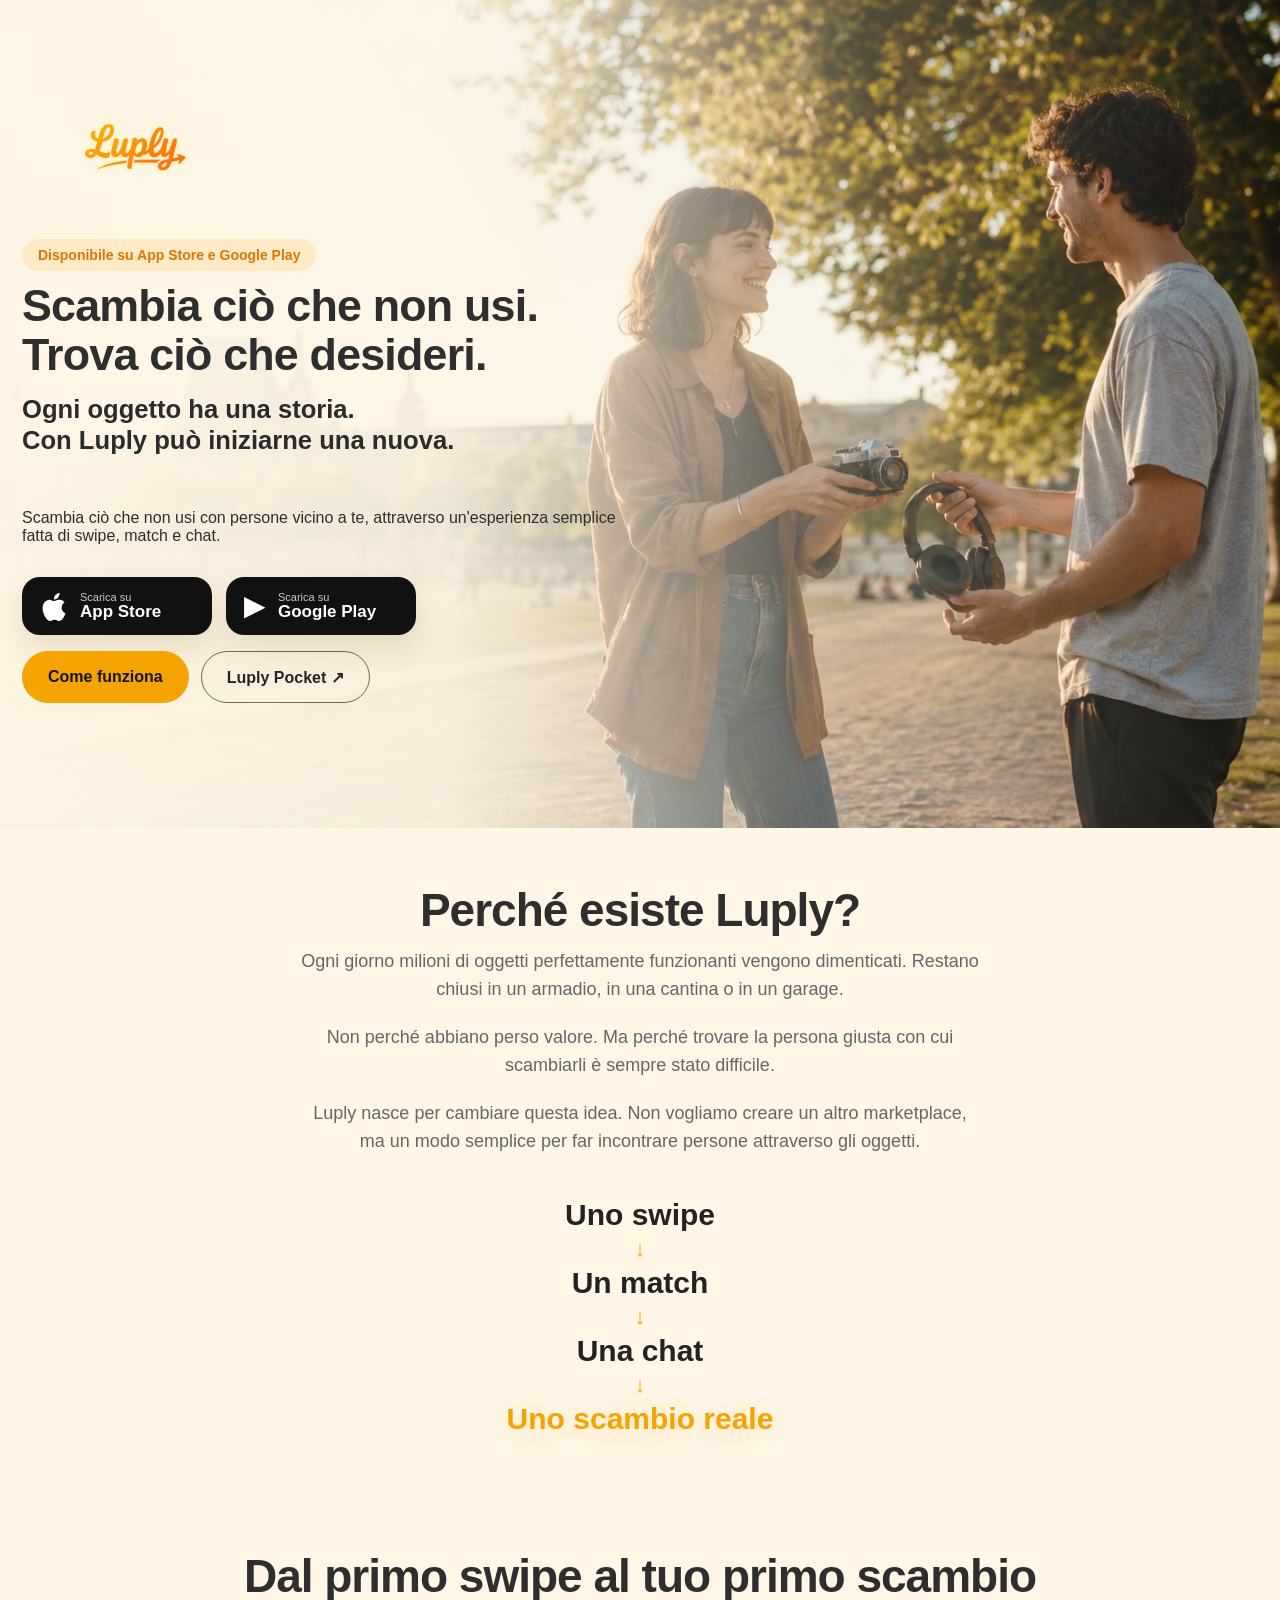
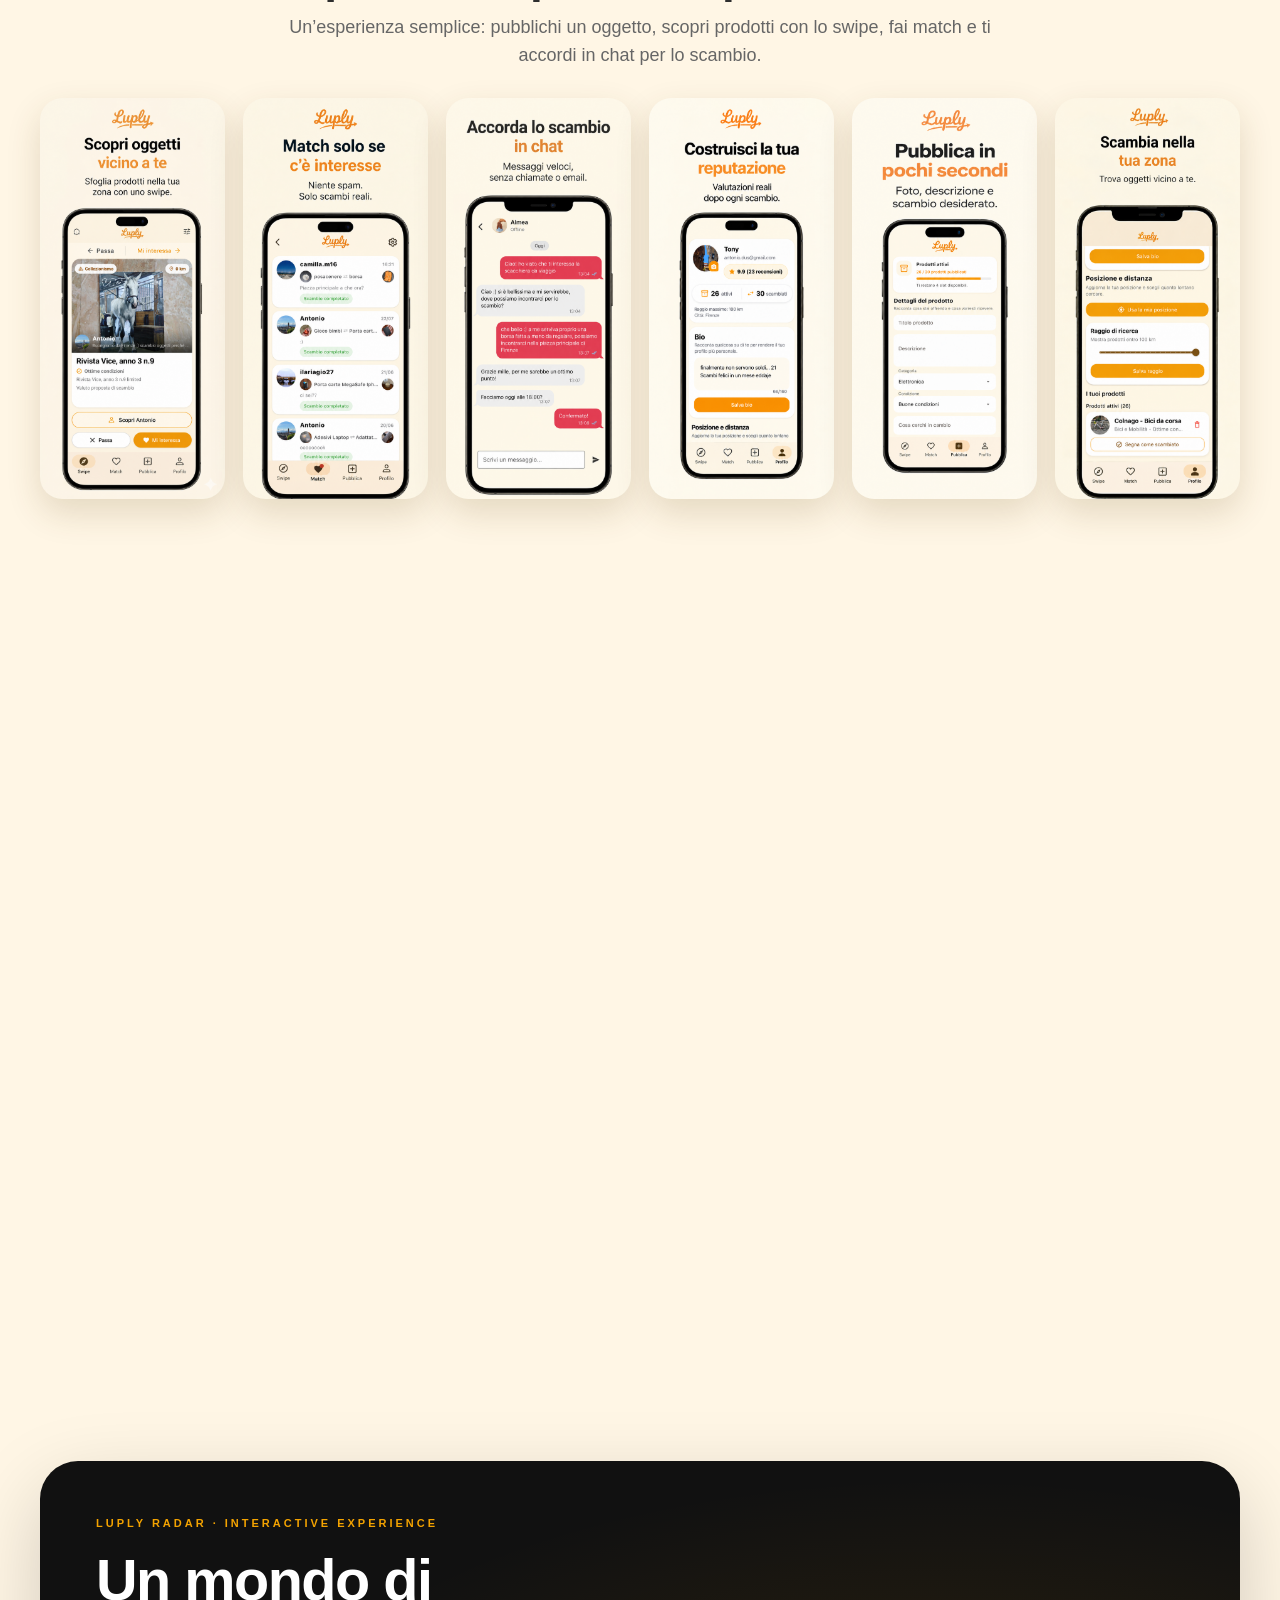
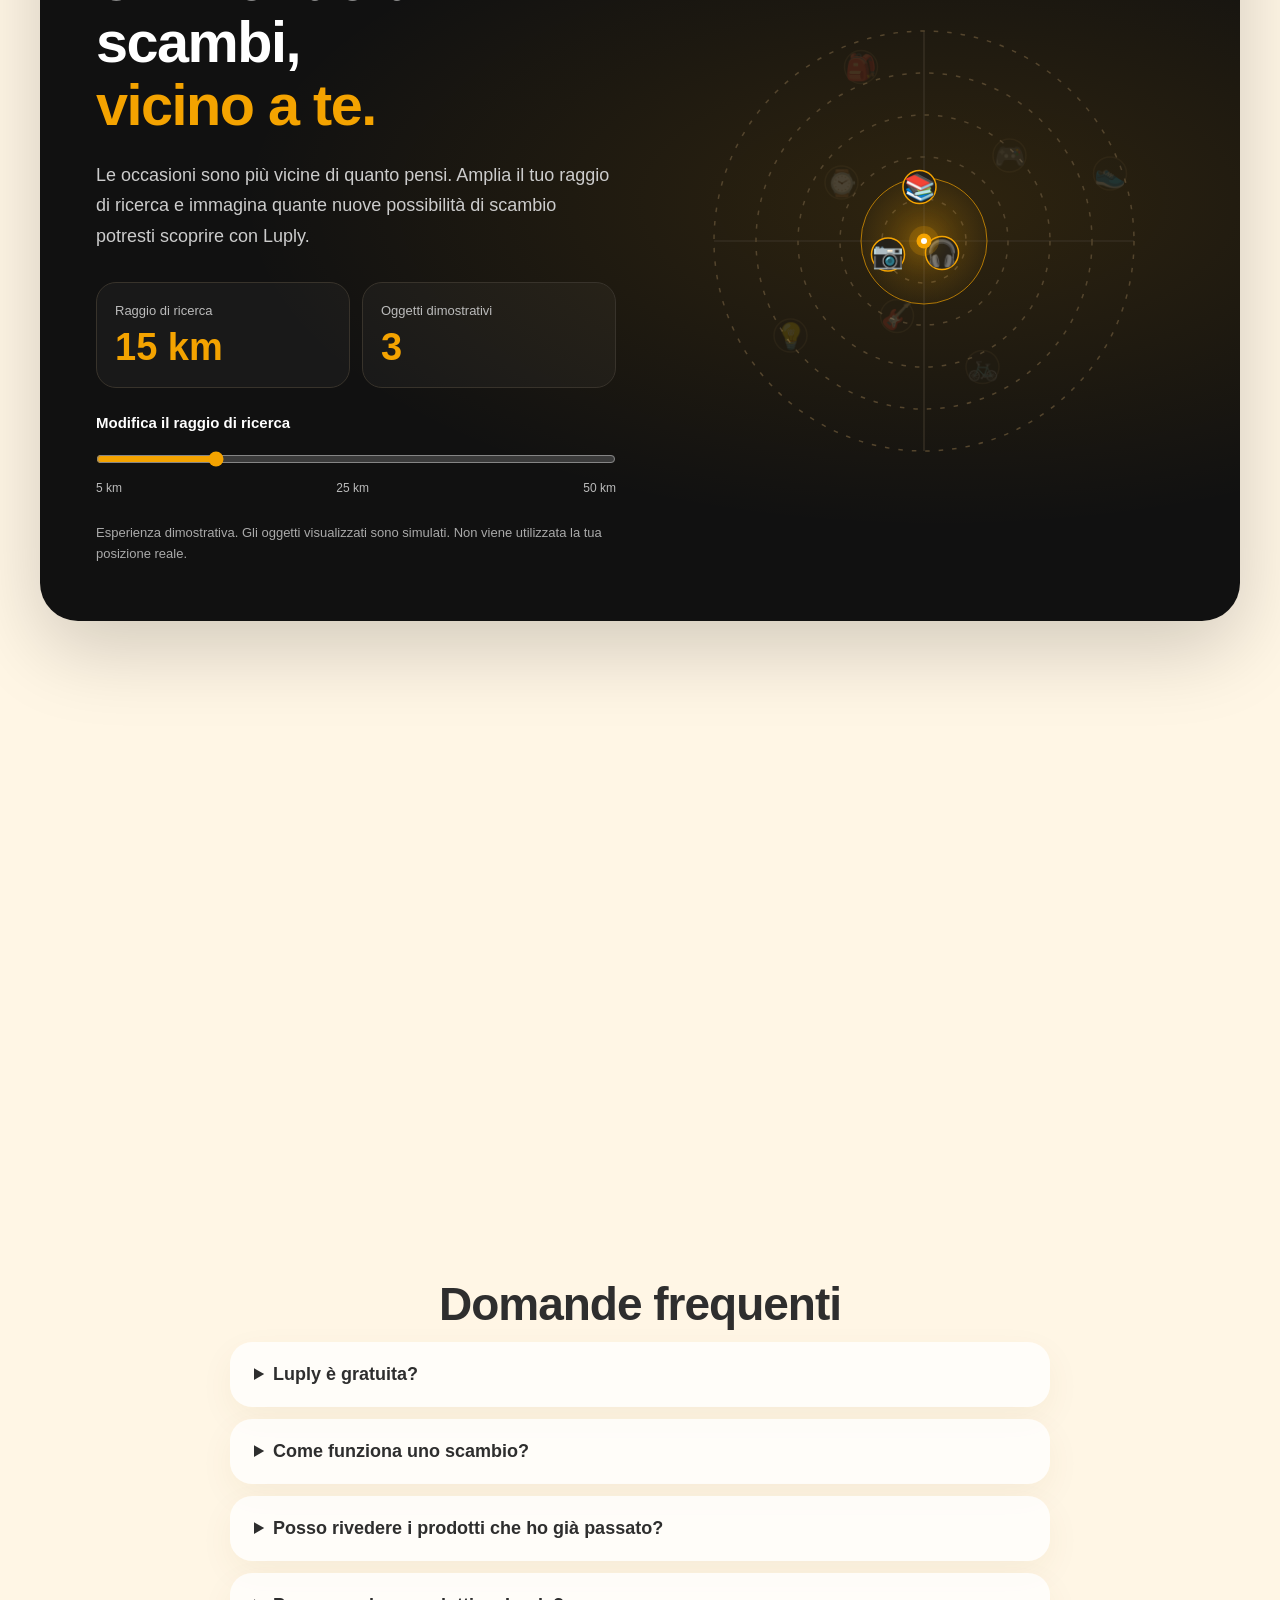
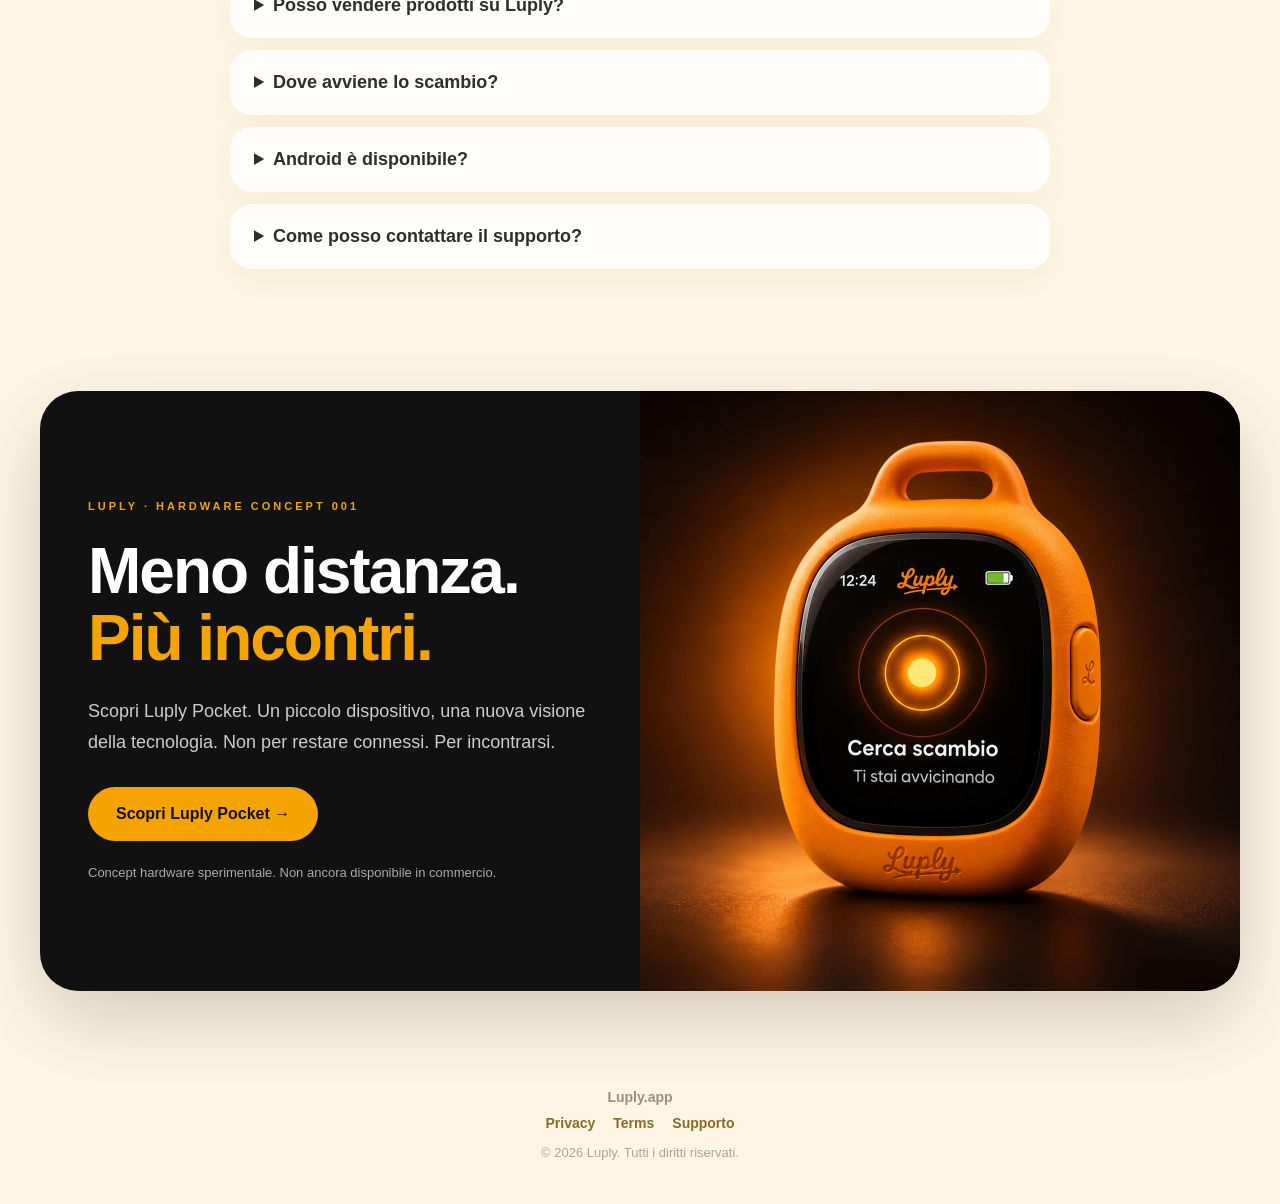
<file: index.html>
<!DOCTYPE html>
<html lang="it">
<head>
  <meta charset="UTF-8" />
  <meta name="viewport" content="width=device-width, initial-scale=1.0" />

  <title>Luply | App per scambiare oggetti vicino a te</title>
  <meta name="description" content="Luply è l’app per scambiare oggetti vicino a te. Swipe, match e scambia ciò che non usi con ciò che desideri." />
  
<link rel="canonical" href="https://luply.app/" />


<!-- Anteprima condivisione social -->
<meta property="og:type" content="website" />
<meta property="og:site_name" content="Luply" />
<meta property="og:locale" content="it_IT" />
<meta property="og:title" content="Luply | Scambia ciò che non usi" />
<meta property="og:description" content="Trova ciò che desideri. Swipe, Match, Chat, Scambio. Scarica Luply su App Store e Google Play." />
<meta property="og:url" content="https://luply.app/" />
<meta property="og:image" content="https://luply.app/images/hero.jpg" />
<meta property="og:image:alt" content="Luply - Scambia ciò che non usi" />

<meta name="twitter:card" content="summary_large_image" />
<meta name="twitter:title" content="Luply | Scambia ciò che non usi" />
<meta name="twitter:description" content="Trova ciò che desideri. Swipe, Match, Chat, Scambio." />
<meta name="twitter:image" content="https://luply.app/images/hero.jpg" />

  
  <link rel="icon" href="logo.png?v=5" />
  
<script type="application/ld+json">
{
  "@context": "https://schema.org",
  "@type": "MobileApplication",
  "name": "Luply",
  "url": "https://luply.app/",
  "description": "Luply è un'app gratuita per scambiare oggetti vicino a te tramite swipe, match e chat.",
  "operatingSystem": "iOS, Android",
  "applicationCategory": "LifestyleApplication",
  "offers": {
    "@type": "Offer",
    "price": "0",
    "priceCurrency": "EUR"
  },
  "sameAs": [
    "https://apps.apple.com/it/app/luply/id6771774860",
    "https://play.google.com/store/apps/details?id=com.antonio.luply"
  ]
}
</script>


  <style>
    * { box-sizing: border-box; }

    body {
      margin: 0;
      background: #fff6e5;
      font-family: -apple-system, BlinkMacSystemFont, "Segoe UI", Roboto, Arial, sans-serif;
      color: #2e2e2e;
    }

    a {
      color: inherit;
      text-decoration: none;
    }

    .hero {
  min-height: 92vh;
  padding: 28px 22px 70px;
  background:
    linear-gradient(90deg, rgba(255,246,229,0.98) 0%, rgba(255,246,229,0.92) 35%, rgba(255,246,229,0.25) 68%, rgba(255,246,229,0.05) 100%),
    url("images/hero.jpg") center right / cover no-repeat;
  display: flex;
  align-items: center;
}
.hero-quote {
  display: block;
  font-size: clamp(24px, 2vw, 30px);
  font-weight: 700;
  line-height: 1.2;
  color: #2b2b2b;
  margin-bottom: 18px;
}
.hero-content {
  max-width: 620px;
  text-align: left;
}

.hero .logo {
  margin: 0 0 10px;
  width: 220px;
}

.hero h1 {
  margin: 0;
  max-width: 650px;
}

.hero .subtitle {
  margin: 24px 0 0;
  max-width: 560px;
}

.hero .store-actions {
  justify-content: flex-start;
}

.hero .small-button {
  width: auto;
}

    .logo {
      width: 340px;
      max-width: 90%;
      display: block;
      margin: 0 auto 8px;
    }

    .badge {
      display: inline-block;
      margin-bottom: 10px;
      padding: 8px 16px;
      border-radius: 999px;
      background: rgba(244, 163, 0, 0.14);
      color: #d97706;
      font-size: 14px;
      font-weight: 800;
    }

    h1 {
      max-width: 1200px;
      margin: 0 auto;
      font-size: clamp(34px, 3.5vw, 52px);
      line-height: 1.08;
      letter-spacing: -0.8px;
      font-weight: 850;
    }

    .subtitle {
      max-width: 800px;
      margin: 24px auto 0;
      color: #666;
      font-size: clamp(18px, 2.2vw, 22px);
      line-height: 1.45;
    }

    .actions {
  margin-top: 32px;
  display: flex;
  justify-content: center;
  gap: 14px;
  flex-wrap: wrap;
}

.store-actions {
  margin-top: 32px;
  display: flex;
  justify-content: center;
  gap: 14px;
  flex-wrap: wrap;
}

.store-badge {
  min-width: 190px;
  min-height: 58px;
  padding: 10px 18px;
  border-radius: 18px;
  display: inline-flex;
  align-items: center;
  gap: 12px;
  text-align: left;
  box-shadow: 0 12px 28px rgba(90, 60, 0, 0.12);
}

.store-badge.active {
  background: #111;
  color: white;
}

.store-badge.disabled {
  background: rgba(255, 255, 255, 0.75);
  color: #7a6a55;
  border: 1px solid rgba(244, 163, 0, 0.22);
}

.store-icon {
  font-size: 28px;
  line-height: 1;
}

.store-badge small {
  display: block;
  font-size: 11px;
  opacity: 0.78;
  line-height: 1.1;
}

.store-badge strong {
  display: block;
  font-size: 17px;
  line-height: 1.1;
}

.button {
  display: inline-flex;
  align-items: center;
  justify-content: center;
  min-height: 52px;
  padding: 0 25px;
  border-radius: 999px;
  font-size: 16px;
  font-weight: 800;
}

.secondary {
  background: white;
  color: #6f4a00;
  border: 1px solid rgba(244, 163, 0, 0.28);
}

.small-button {
  margin-top: 16px;
  }

  .mini-proof {
  margin-top: 16px;
  color: #8a7a62;
  font-size: 14px;
  font-weight: 700;
}

    section {
      padding: 58px 22px;
    }

    .inner {
      max-width: 1200px;
      margin: 0 auto;
    }

    .section-title {
      margin: 0 auto 14px;
      text-align: center;
      font-size: clamp(32px, 4.5vw, 46px);
      line-height: 1.05;
      font-weight: 900;
      letter-spacing: -1px;
    }

    .section-text {
      max-width: 720px;
      margin: 0 auto 20px;
      text-align: center;
      color: #666;
      font-size: 18px;
      line-height: 1.55;
    }

    .mission .section-text {
  max-width: 680px;
}

.mission .section-text:last-child {
  font-size: 1.35rem;
  line-height: 1.45;
  color: #2e2e2e;
}
.mission-flow {
  margin-top: 42px;
  display: flex;
  flex-direction: column;
  align-items: center;
  gap: 6px;
}

.mission-flow div {
  font-size: 30px;
  font-weight: 800;
  color: #222;
}
.mission-flow .final-step {
  color: #F4A300;
}

.mission-flow .arrow {
  font-size: 22px;
  color: #F4A300;
  line-height: 1;
}
    .screenshot-carousel {
  position: relative;
  margin-top: 28px;
}

.screenshots {
  display: grid;
  grid-template-columns: repeat(6, 1fr);
  gap: 18px;
  align-items: start;
}

.phone-shot {
  width: 100%;
  max-width: 185px;
  display: block;
  margin: 0 auto;
  border-radius: 22px;
  box-shadow: 0 14px 34px rgba(90, 60, 0, 0.16);
  background: white;
}

.carousel-arrow {
  display: none;
}

    .steps,
    .features {
      display: grid;
      grid-template-columns: repeat(3, 1fr);
      gap: 18px;
      margin-top: 32px;
    }

    .box {
      padding: 26px;
      border-radius: 26px;
      background: rgba(255, 255, 255, 0.72);
      box-shadow: 0 16px 44px rgba(120, 80, 0, 0.08);

      transition:
    transform .28s ease,
    box-shadow .28s ease;
    }
.box:hover{
  transform: translateY(-6px);
  box-shadow: 0 22px 55px rgba(120,80,0,.14);
}
   .box h3 {
  margin: 0 0 8px;
  font-size: 21px;
  color: #222;
  border-left: 4px solid #F4A300;
  padding-left: 12px;
}

    .box p {
      margin: 0;
      color: #696969;
      font-size: 15.5px;
      line-height: 1.5;
    }

    .number {
      color: #F4A300;
      font-size: 14px;
      font-weight: 900;
      margin-bottom: 8px;
    }

    .faq {
      max-width: 820px;
      margin: 0 auto;
      display: grid;
      gap: 12px;
    }

   details {
  padding: 22px 24px;
  border-radius: 22px;
  background: rgba(255,255,255,.78);
  box-shadow: 0 12px 34px rgba(120,80,0,.06);

  transition:
    transform .25s ease,
    box-shadow .25s ease,
    background .25s ease;
}

details:hover{
  transform:translateY(-2px);
  background:rgba(255,255,255,.92);
  box-shadow:0 18px 42px rgba(120,80,0,.09);
}

    summary {
      cursor: pointer;
      font-weight: 800;
      font-size: 18px;
    }

    details p {
      margin: 12px 0 0;
      color: #686868;
      line-height: 1.5;
    }
.social-proof {
  margin: 18px auto 0;
  display: inline-block;
  padding: 10px 18px;
  border-radius: 999px;
  background: #111;
  color: #fff;
  font-size: 14px;
  font-weight: 800;
  box-shadow: 0 12px 28px rgba(0, 0, 0, 0.12);
}

.final-cta {
  padding: 72px 22px;
}

.final-card {
  max-width: 960px;
  margin: 0 auto;
  padding: 58px 34px;
  border-radius: 38px;
  text-align: center;
  background:
    radial-gradient(circle at top right, rgba(255, 122, 0, 0.34), transparent 34%),
    linear-gradient(135deg, #111 0%, #251f16 58%, #ff7a00 180%);
  color: white;
  box-shadow: 0 28px 80px rgba(0, 0, 0, 0.22);
}

.final-card h2 {
  margin: 0;
  font-size: clamp(32px, 5vw, 54px);
  line-height: 1.05;
  letter-spacing: -1px;
  font-weight: 900;
}

.final-card p {
  max-width: 640px;
  margin: 18px auto 0;
  color: rgba(255, 255, 255, 0.82);
  font-size: 18px;
  line-height: 1.55;
}

.final-card p:last-of-type {
  margin-bottom: 30px;
}

.final-store {
  margin: 0 auto;
}
    footer {
      padding: 34px 22px 44px;
      text-align: center;
      color: #9a8f7f;
      font-size: 14px;
    }

    .footer-links {
      margin-top: 10px;
      display: flex;
      justify-content: center;
      gap: 18px;
      flex-wrap: wrap;
    }

    .footer-links a {
      color: #8a6a28;
      font-weight: 700;
    }
    .copyright {
  margin-top: 14px;
  color: #b0a28f;
  font-size: 13px;
}
    .reveal {
  opacity: 0;
  transform: translateY(18px);
  transition: opacity 0.7s ease, transform 0.7s ease;
}

.reveal.visible {
  opacity: 1;
  transform: translateY(0);
}

@media (prefers-reduced-motion: reduce) {
  .reveal {
    opacity: 1;
    transform: none;
    transition: none;
  }
}
    @media (max-width: 900px) {
      .screenshots {
        grid-template-columns: repeat(2, 1fr);
      }

      .phone-shot {
        max-width: 230px;
      }

      .steps,
      .features {
        grid-template-columns: 1fr;
      }
    }

    @media (max-width: 560px) {
      .hero {
        padding-top: 36px;
      }

      .logo {
        width: 220px;
      }
      .screenshot-carousel {
  margin-top: 24px;
}

.screenshots {
  display: flex;
  overflow-x: auto;
  scroll-snap-type: x mandatory;
  gap: 18px;
  padding: 8px 42px 18px;
  -webkit-overflow-scrolling: touch;
}

.phone-shot {
  min-width: 78%;
  max-width: 78%;
  scroll-snap-align: center;
}

.carousel-arrow {
  display: flex;
  position: absolute;
  top: 42%;
  transform: translateY(-50%);
  z-index: 2;
  width: 38px;
  height: 38px;
  border: none;
  border-radius: 999px;
  align-items: center;
  justify-content: center;
  background: #111;
  color: white;
  font-size: 28px;
  cursor: pointer;
  box-shadow: 0 10px 24px rgba(0,0,0,0.22);
}

.carousel-arrow.left {
  left: 2px;
}

.carousel-arrow.right {
  right: 2px;
}

      .button {
        width: 100%;
      }
    }


/* ========================================
   LUPLY POCKET — HOMEPAGE
======================================== */

.pocket-preview {
  padding: 64px 22px;
}

.pocket-preview-card {
  max-width: 1200px;
  margin: 0 auto;
  display: grid;
  grid-template-columns: 1fr 1fr;
  align-items: center;
  overflow: hidden;
  border-radius: 38px;
  background: #111111;
  color: #FFFFFF;
  box-shadow: 0 28px 80px rgba(0,0,0,0.18);
}

.pocket-preview-content {
  padding: 60px 48px;
}

.pocket-preview-eyebrow {
  display: block;
  margin-bottom: 22px;
  color: #F4A300;
  font-size: 11px;
  font-weight: 800;
  letter-spacing: 3px;
  line-height: 1.6;
}

.pocket-preview h2 {
  margin: 0 0 24px;
  font-size: clamp(38px, 5vw, 66px);
  font-weight: 900;
  line-height: 1.05;
  letter-spacing: -2px;
}

.pocket-preview h2 span {
  color: #F4A300;
}

.pocket-preview-description {
  margin: 0 0 30px;
  color: #CCCCCC;
  font-size: 18px;
  line-height: 1.7;
}

.pocket-preview-button {
  display: inline-flex;
  align-items: center;
  justify-content: center;
  min-height: 54px;
  padding: 14px 28px;
  border-radius: 999px;
  background: #F4A300;
  color: #111111;
  font-size: 16px;
  font-weight: 800;
  transition: background .25s ease,
              transform .25s ease;
}

.pocket-preview-button:hover {
  background: #FFB936;
  transform: translateY(-2px);
}

.pocket-preview-button:focus-visible {
  outline: 3px solid #FFFFFF;
  outline-offset: 4px;
}

.pocket-preview-note {
  margin: 22px 0 0;
  color: #AAAAAA;
  font-size: 13px;
  line-height: 1.6;
}

.pocket-preview-image {
  min-width: 0;
}

.pocket-preview-image img {
  display: block;
  width: 100%;
  height: auto;
}

@media (max-width: 800px) {

  .pocket-preview-card {
    grid-template-columns: 1fr;
  }

  .pocket-preview-content {
    padding: 42px 28px 20px;
    text-align: center;
  }

  .pocket-preview-image {
    max-width: 500px;
    margin: 0 auto;
  }

  .pocket-preview {
    padding: 42px 16px;
  }

}

@media (prefers-reduced-motion: reduce) {

  .pocket-preview-button {
    transition: none;
  }

  .pocket-preview-button:hover {
    transform: none;
  }

}

/* ========================================
   LUPLY — HERO ANIMATION
======================================== */

@keyframes luplyHeroEntrance {
  from {
    opacity: 0.15;
    transform: translateY(18px);
  }

  to {
    opacity: 1;
    transform: translateY(0);
  }
}

@media (prefers-reduced-motion: no-preference) {

  .hero-content > * {
    animation: luplyHeroEntrance
               0.65s cubic-bezier(0.22, 1, 0.36, 1)
               backwards;
  }

  .hero-content > .logo {
    animation-delay: 0s;
  }

  .hero-content > .badge {
    animation-delay: 0.07s;
  }

  .hero-content > h1 {
    animation-delay: 0.14s;
  }

  .hero-content > .hero-description {
    animation-delay: 0.21s;
  }

  .hero-content > .store-actions {
    animation-delay: 0.28s;
  }

  .hero-content > .small-button {
    animation-delay: 0.35s;
  }

  .hero-content > :focus-within {
    animation: none;
  }

}


/* ========================================
   LUPLY — MISSION FLOW ANIMATION
======================================== */

@keyframes luplyFlowEntrance {
  from {
    opacity: 0;
    transform: translateY(14px) scale(0.94);
  }

  to {
    opacity: 1;
    transform: translateY(0) scale(1);
  }
}

@media (prefers-reduced-motion: no-preference) {

  .mission.visible .mission-flow > div {
    animation: luplyFlowEntrance
               0.6s cubic-bezier(0.22, 1, 0.36, 1)
               backwards;
  }

  .mission-flow > div:nth-child(1) {
    animation-delay: 0.15s;
  }

  .mission-flow > div:nth-child(2) {
    animation-delay: 0.30s;
  }

  .mission-flow > div:nth-child(3) {
    animation-delay: 0.45s;
  }

  .mission-flow > div:nth-child(4) {
    animation-delay: 0.60s;
  }

  .mission-flow > div:nth-child(5) {
    animation-delay: 0.75s;
  }

  .mission-flow > div:nth-child(6) {
    animation-delay: 0.90s;
  }

  .mission-flow > div:nth-child(7) {
    animation-delay: 1.05s;
  }

}

.mission-flow .final-step {
  text-shadow: 0 4px 24px rgba(244, 163, 0, 0.22);
}


/* ========================================
   LUPLY — SCREENSHOT ANIMATIONS
======================================== */

.phone-shot {
  transition:
    transform 0.35s ease,
    box-shadow 0.35s ease;
}

@keyframes luplyScreenEntrance {
  from {
    opacity: 0;
    transform: translateY(24px);
  }

  to {
    opacity: 1;
    transform: translateY(0);
  }
}

@media (min-width: 901px) and (prefers-reduced-motion: no-preference) {

  .reveal.visible .phone-shot {
    animation: luplyScreenEntrance
               0.65s cubic-bezier(0.22, 1, 0.36, 1)
               backwards;
  }

  .phone-shot:nth-child(1) { animation-delay: 0.05s; }
  .phone-shot:nth-child(2) { animation-delay: 0.12s; }
  .phone-shot:nth-child(3) { animation-delay: 0.19s; }
  .phone-shot:nth-child(4) { animation-delay: 0.26s; }
  .phone-shot:nth-child(5) { animation-delay: 0.33s; }
  .phone-shot:nth-child(6) { animation-delay: 0.40s; }

}

@media (hover: hover) and (pointer: fine)
       and (prefers-reduced-motion: no-preference) {

  .phone-shot:hover {
    transform: translateY(-10px);
    box-shadow: 0 24px 48px rgba(120, 80, 0, 0.24);
  }

}

@media (prefers-reduced-motion: reduce) {

  .phone-shot {
    animation: none;
    transition: none;
  }

}


/* ========================================
   LUPLY — PREMIUM MICROINTERACTIONS
======================================== */

.store-badge,
.button {
  transition:
    transform 0.25s ease,
    box-shadow 0.25s ease,
    background-color 0.25s ease;
}

@media (hover: hover) and (pointer: fine)
       and (prefers-reduced-motion: no-preference) {

  .store-badge.active:hover {
    transform: translateY(-4px);
    box-shadow: 0 18px 36px rgba(0,0,0,0.22);
  }

  .button.secondary:hover {
    transform: translateY(-3px);
    background-color: #FFFAF0;
    box-shadow: 0 12px 28px rgba(244,163,0,0.18);
  }

}

.store-badge.active:active,
.button:active {
  transform: scale(0.97);
}

.store-badge:focus-visible,
.button:focus-visible {
  outline: 3px solid #F4A300;
  outline-offset: 4px;
}

@keyframes luplyCardEntrance {
  from {
    opacity: 0;
    transform: translateY(20px);
  }

  to {
    opacity: 1;
    transform: translateY(0);
  }
}

@keyframes luplyFaqEntrance {
  from {
    opacity: 0;
    transform: translateY(-5px);
  }

  to {
    opacity: 1;
    transform: translateY(0);
  }
}

@media (prefers-reduced-motion: no-preference) {

  .reveal.visible .steps > .box,
  .reveal.visible .features > .box {
    animation: luplyCardEntrance
               0.6s cubic-bezier(0.22, 1, 0.36, 1)
               backwards;
  }

  .steps > .box:nth-child(2),
  .features > .box:nth-child(2) {
    animation-delay: 0.12s;
  }

  .steps > .box:nth-child(3),
  .features > .box:nth-child(3) {
    animation-delay: 0.24s;
  }

  .faq details[open] > p {
    animation: luplyFaqEntrance 0.3s ease;
  }

}

@media (prefers-reduced-motion: reduce) {

  .store-badge,
  .button,
  .box,
  .faq details {
    animation: none;
    transition: none;
    transform: none !important;
  }

}

/* ========================================
   LUPLY — POCKET HERO LINK
======================================== */

.hero .hero-links {
  display: inline-flex;
  flex-wrap: wrap;
  align-items: center;
  justify-content: center;
  gap: 12px;
  max-width: 100%;
}

.hero .hero-links .button {
  width: auto;
  margin: 0;
}

.hero .hero-links .button:not(.pocket-link) {
  background: #F4A300;
  color: #151515;
  border: 1px solid #F4A300;
}

.hero .hero-links .button:not(.pocket-link):hover {
  background: #FFB520;
}

.hero .hero-links .pocket-link {
  background: transparent;
  color: #252525;
  border: 1px solid rgba(37, 37, 37, 0.65);
}

.hero .hero-links .pocket-link:hover {
  background: rgba(244, 163, 0, 0.12);
  border-color: #252525;
}


/* ========================================
   LUPLY — MOBILE HERO OPTIMIZATION
======================================== */

@media (max-width: 560px) {

  .hero {
    min-height: 0;

    padding: 28px 18px 38px;
    padding-top: calc(28px + env(safe-area-inset-top, 0px));

    background:
      linear-gradient(
        90deg,
       rgba(255,246,229,0.96) 0%,
       rgba(255,246,229,0.78) 50%,
       rgba(255,246,229,0.45) 100%
      ),
      url("images/hero.jpg") center right / cover no-repeat;
  }

  .hero-content {
    width: 100%;
    min-width: 0;
  }

  .hero .logo {
  width: 180px;
  display: block;
  margin: -28px 0 6px -50px;
 }

  .hero .badge {
    font-size: 12px;
    padding: 7px 12px;
    margin-bottom: 14px;
    color: #A85A00;
  }

  .hero h1 {
    font-size: clamp(28px, 7.3vw, 36px);
    line-height: 1.12;
    letter-spacing: -0.8px;
  }

  .hero .hero-description {
    margin: 20px 0 0;
    font-size: 16px;
    line-height: 1.45;
  }

  .hero .hero-quote {
    font-size: 21px;
    line-height: 1.25;
    margin-bottom: 14px;
  }

  .hero .hero-description > br {
    display: none;
  }

  /* Pulsanti App Store e Google Play */

  .hero .store-actions {
    display: grid;
    grid-template-columns: repeat(2, minmax(0, 1fr));
    gap: 10px;
    margin-top: 24px;
  }

  .hero .store-badge {
    width: 100%;
    min-width: 0;
    min-height: 54px;
    padding: 10px 8px;
    gap: 7px;
    justify-content: center;
    border-radius: 14px;
  }

  .hero .store-icon {
    font-size: 22px;
  }

  .hero .store-icon svg {
    width: 22px;
    height: 22px;
  }

  .hero .store-badge small {
    font-size: 10px;
  }

  .hero .store-badge strong {
    font-size: clamp(13px, 3.6vw, 16px);
  }

  /* Pulsanti Come funziona e Pocket */

  .hero .hero-links {
    display: grid;
    grid-template-columns: repeat(2, minmax(0, 1fr));
    width: 100%;
    gap: 10px;
    margin-top: 12px;
  }

  .hero .hero-links .button {
    width: 100%;
    min-width: 0;
    min-height: 48px;
    padding: 10px 6px;
    font-size: clamp(12px, 3.5vw, 15px);
    text-align: center;
  }

}


  </style>

<link rel="stylesheet" href="radar.css">
<script src="radar.js" defer></script>

</head>

<body>
  <header class="hero">
  <div class="hero-content">
    <img class="logo" src="logo.png?v=5" alt="Luply" />

    <div class="badge">Disponibile su App Store e Google Play</div>

    <h1>
      Scambia ciò che non usi.<br>
      Trova ciò che desideri.
    </h1>

    <p class="hero-description">
  <span class="hero-quote">
  Ogni oggetto ha una storia.<br>
  Con Luply può iniziarne una nuova.
</span>
  <br><br>
  Scambia ciò che non usi con persone vicino a te, attraverso un'esperienza semplice fatta di swipe, match e chat.
</p>
    <div class="store-actions">
      <a class="store-badge active" href="https://apps.apple.com/it/app/luply/id6771774860" target="_blank" rel="noopener">
        <span class="store-icon">
  <svg xmlns="http://www.w3.org/2000/svg"
       width="28"
       height="28"
       viewBox="0 0 16 16"
       fill="currentColor"
       aria-hidden="true"
       focusable="false"
       style="vertical-align: middle;">
    <path d="M11.182.008C11.148-.03 9.923.023 8.857 1.18c-1.066 1.156-.902 2.482-.878 2.516s1.52.087 2.475-1.258.762-2.391.728-2.43m3.314 11.733c-.048-.096-2.325-1.234-2.113-3.422s1.675-2.789 1.698-2.854-.597-.79-1.254-1.157a3.7 3.7 0 0 0-1.563-.434c-.108-.003-.483-.095-1.254.116-.508.139-1.653.589-1.968.607-.316.018-1.256-.522-2.267-.665-.647-.125-1.333.131-1.824.328-.49.196-1.422.754-2.074 2.237-.652 1.482-.311 3.83-.067 4.56s.625 1.924 1.273 2.796c.576.984 1.34 1.667 1.659 1.899s1.219.386 1.843.067c.502-.308 1.408-.485 1.766-.472.357.013 1.061.154 1.782.539.571.197 1.111.115 1.652-.105.541-.221 1.324-1.059 2.238-2.758q.52-1.185.473-1.282"/>
  </svg>
</span>
        <span>
          <small>Scarica su</small>
          <strong>App Store</strong>
        </span>
      </a>

      <a class="store-badge active"
   href="https://play.google.com/store/apps/details?id=com.antonio.luply"
   target="_blank"
   rel="noopener">
  <span class="store-icon">▶</span>
  <span>
    <small>Scarica su</small>
    <strong>Google Play</strong>
  </span>
</a>

</div>

    <div class="small-button hero-links">

  <a class="button secondary" href="#come-funziona">
    Come funziona
  </a>

  <a class="button secondary pocket-link"
     href="https://luply.app/pocket/">
    Luply Pocket ↗
  </a>

</div>

  </div>
</header>

<section class="mission reveal">
  <div class="inner">

    <h2 class="section-title">Perché esiste Luply?</h2>

<p class="section-text">
  Ogni giorno milioni di oggetti perfettamente funzionanti vengono dimenticati.
  Restano chiusi in un armadio, in una cantina o in un garage.
</p>

<p class="section-text">
  Non perché abbiano perso valore.
  Ma perché trovare la persona giusta con cui scambiarli è sempre stato difficile.
</p>

<p class="section-text">
  Luply nasce per cambiare questa idea.
  Non vogliamo creare un altro marketplace, ma un modo semplice per far incontrare persone attraverso gli oggetti.
</p>

<div class="mission-flow">
  <div>Uno swipe</div>
  <div class="arrow">↓</div>

  <div>Un match</div>
  <div class="arrow">↓</div>

  <div>Una chat</div>
  <div class="arrow">↓</div>

  <div class="final-step">Uno scambio reale</div>
</div>

</div>
</section>

  <section class="reveal">
    <div class="inner">
      <h2 class="section-title">Dal primo swipe al tuo primo scambio</h2>
      <p class="section-text">
        Un’esperienza semplice: pubblichi un oggetto, scopri prodotti con lo swipe,
        fai match e ti accordi in chat per lo scambio.
      </p>

      <div class="screenshot-carousel">
  <button class="carousel-arrow left" type="button" onclick="scrollScreenshots(-1)">‹</button>

  <div class="screenshots" id="screenshotsCarousel">
    <img class="phone-shot" src="screenshots/screen1.png?v=2" alt="Scopri oggetti vicino a te con Luply" />
    <img class="phone-shot" src="screenshots/screen2.png?v=2" alt="Match tra utenti su Luply" />
    <img class="phone-shot" src="screenshots/screen3.png?v=2" alt="Chat per accordare lo scambio su Luply" />
    <img class="phone-shot" src="screenshots/screen4.png?v=2" alt="Profilo e reputazione su Luply" />
    <img class="phone-shot" src="screenshots/screen5.png?v=2" alt="Pubblica un prodotto su Luply" />
    <img class="phone-shot" src="screenshots/screen6.png?v=2" alt="Scambia oggetti nella tua zona con Luply" />
  </div>

  <button class="carousel-arrow right" type="button" onclick="scrollScreenshots(1)">›</button>
</div>
    </div>
  </section>

  <section id="come-funziona" class="reveal">
    <div class="inner">
      <h2 class="section-title">Swipe → Match → Chat → Scambio</h2>
      <p class="section-text">
        Luply non è un marketplace classico. Non compri, non vendi e non scorri infinite liste:
        scopri un oggetto alla volta e scambi solo quando c’è interesse reciproco.
      </p>

      <div class="steps">
        <div class="box">
          <div class="number">01</div>
          <h3>Pubblica un oggetto</h3>
          <p>Carica ciò che non usi più e indica cosa ti piacerebbe ricevere in cambio.</p>
        </div>

        <div class="box">
          <div class="number">02</div>
          <h3>Scopri con lo swipe</h3>
          <p>Guarda prodotti vicini a te e scegli se passare o mostrare interesse.</p>
        </div>

        <div class="box">
          <div class="number">03</div>
          <h3>Fai match e scambia</h3>
          <p>Quando l’interesse è reciproco, nasce il match e potete accordarvi in chat.</p>
        </div>
      </div>
    </div>
  </section>

  <section class="reveal">
    <div class="inner">
      <h2 class="section-title">Perché usare Luply?</h2>
      <p class="section-text">
        Meno oggetti dimenticati, più scambi utili.<br> 
        Luply nasce per dare nuova vita alle cose che hai già.
      </p>

      <div class="features">
        <div class="box">
          <h3>Dai nuova vita alle cose</h3>
          <p>Ogni oggetto dimenticato può tornare utile a qualcuno.
    Con Luply ciò che non usi più può iniziare una nuova storia.</p>
        </div>

        <div class="box">
          <h3>Le persone prima degli oggetti</h3>
          <p>Ogni scambio nasce da un match e da una conversazione.
    Non compri un oggetto: incontri una persona.</p>
        </div>

        <div class="box">
          <h3>Scambia vicino a te</h3>
          <p>Trova persone della tua zona e organizza scambi semplici,
    veloci e reali, senza spedizioni e senza complicazioni.</p>
        </div>
      </div>
    </div>
  </section>


<!-- ========================================
     LUPLY RADAR — EXPERIENCE
========================================= -->

<section id="luply-radar"
         class="luply-radar"
         aria-labelledby="radar-title">

  <div class="radar-card">

    <div class="radar-layout">

      <div class="radar-content">

        <span class="radar-eyebrow">
          LUPLY RADAR · INTERACTIVE EXPERIENCE
        </span>

        <h2 id="radar-title">
          Un mondo di scambi,<br>
          <span>vicino a te.</span>
        </h2>

        <p class="radar-description">
          Le occasioni sono più vicine di quanto pensi.
          Amplia il tuo raggio di ricerca e immagina
          quante nuove possibilità di scambio
          potresti scoprire con Luply.
        </p>

        <div class="radar-stats">

          <div class="radar-stat">
            <small>Raggio di ricerca</small>
            <strong>
              <output id="radar-distance"
                      for="radar-slider">15 km</output>
            </strong>
          </div>

          <div class="radar-stat">
            <small>Oggetti dimostrativi</small>
            <strong>
              <output id="radar-count"
                      for="radar-slider">3</output>
            </strong>
          </div>

        </div>

        <div class="radar-controls">

          <label for="radar-slider">
            Modifica il raggio di ricerca
          </label>

          <input type="range"
                 id="radar-slider"
                 class="radar-slider"
                 min="5"
                 max="50"
                 step="5"
                 value="15">

          <div class="radar-scale-labels">
            <span>5 km</span>
            <span>25 km</span>
            <span>50 km</span>
          </div>

        </div>

        <p class="radar-note">
          Esperienza dimostrativa.
          Gli oggetti visualizzati sono simulati.
          Non viene utilizzata la tua posizione reale.
        </p>

      </div>

      <div class="radar-display">

        <svg viewBox="0 0 320 320"
             aria-hidden="true">

          <defs>

            <radialGradient id="radarGlow">
              <stop offset="0%"
                    stop-color="#F4A300"
                    stop-opacity="0.28"/>

              <stop offset="100%"
                    stop-color="#F4A300"
                    stop-opacity="0.04"/>
            </radialGradient>

          </defs>

          <!-- Coordinate del radar -->

          <path class="radar-axis"
                d="M20 160 H300 M160 20 V300"/>

          <!-- Cerchi concentrici -->

          <circle class="radar-ring" cx="160" cy="160" r="28"/>
          <circle class="radar-ring" cx="160" cy="160" r="56"/>
          <circle class="radar-ring" cx="160" cy="160" r="84"/>
          <circle class="radar-ring" cx="160" cy="160" r="112"/>
          <circle class="radar-ring" cx="160" cy="160" r="140"/>

          <!-- Area di ricerca -->

          <circle id="radar-range"
                  class="radar-range"
                  cx="160"
                  cy="160"
                  r="140"
                  fill="url(#radarGlow)"/>

          <!-- Impulso luminoso -->

          <circle id="radar-pulse"
                  class="radar-pulse"
                  cx="160"
                  cy="160"
                  r="42"/>

          <!-- Oggetti dimostrativi -->

          <g class="radar-object is-active"
             data-distance="5"
             transform="translate(172 168)">
            <circle r="11"/>
            <text>🎧</text>
          </g>

          <g class="radar-object is-active"
             data-distance="9"
             transform="translate(136 169)">
            <circle r="11"/>
            <text>📷</text>
          </g>

          <g class="radar-object is-active"
             data-distance="13"
             transform="translate(157 124)">
            <circle r="11"/>
            <text>📚</text>
          </g>

          <g class="radar-object"
             data-distance="19"
             transform="translate(142 210)">
            <circle r="11"/>
            <text>🎸</text>
          </g>

          <g class="radar-object"
             data-distance="24"
             transform="translate(105 121)">
            <circle r="11"/>
            <text>⌚</text>
          </g>

          <g class="radar-object"
             data-distance="29"
             transform="translate(217 103)">
            <circle r="11"/>
            <text>🎮</text>
          </g>

          <g class="radar-object"
             data-distance="33"
             transform="translate(199 244)">
            <circle r="11"/>
            <text>🚲</text>
          </g>

          <g class="radar-object"
             data-distance="39"
             transform="translate(71 223)">
            <circle r="11"/>
            <text>💡</text>
          </g>

          <g class="radar-object"
             data-distance="44"
             transform="translate(118 44)">
            <circle r="11"/>
            <text>🎒</text>
          </g>

          <g class="radar-object"
             data-distance="47"
             transform="translate(284 115)">
            <circle r="11"/>
            <text>👟</text>
          </g>

          <!-- Posizione centrale simulata -->

          <circle cx="160"
                  cy="160"
                  r="10"
                  fill="#F4A300"
                  opacity="0.20"/>

          <circle class="radar-center"
                  cx="160"
                  cy="160"
                  r="5"/>

          <circle cx="160"
                  cy="160"
                  r="2"
                  fill="#FFFFFF"/>

        </svg>

      </div>

    </div>

  </div>

</section>

<!-- FINE LUPLY RADAR -->

  
<section class="final-cta reveal">
  <div class="inner">
    <div class="final-card">
     <h2>
      Ogni scambio inizia con uno swipe.<br>
      Il prossimo potrebbe essere il tuo.
      </h2>

<p>
Scarica Luply, pubblica un oggetto che non usi più e scopri cosa puoi trovare vicino a te.
</p>


  <div class="store-actions">

  <a class="store-badge active"
     href="https://apps.apple.com/it/app/luply/id6771774860"
     target="_blank"
     rel="noopener">
    <span class="store-icon">
  <svg xmlns="http://www.w3.org/2000/svg"
       width="28"
       height="28"
       viewBox="0 0 16 16"
       fill="currentColor"
       aria-hidden="true"
       focusable="false"
       style="vertical-align: middle;">
    <path d="M11.182.008C11.148-.03 9.923.023 8.857 1.18c-1.066 1.156-.902 2.482-.878 2.516s1.52.087 2.475-1.258.762-2.391.728-2.43m3.314 11.733c-.048-.096-2.325-1.234-2.113-3.422s1.675-2.789 1.698-2.854-.597-.79-1.254-1.157a3.7 3.7 0 0 0-1.563-.434c-.108-.003-.483-.095-1.254.116-.508.139-1.653.589-1.968.607-.316.018-1.256-.522-2.267-.665-.647-.125-1.333.131-1.824.328-.49.196-1.422.754-2.074 2.237-.652 1.482-.311 3.83-.067 4.56s.625 1.924 1.273 2.796c.576.984 1.34 1.667 1.659 1.899s1.219.386 1.843.067c.502-.308 1.408-.485 1.766-.472.357.013 1.061.154 1.782.539.571.197 1.111.115 1.652-.105.541-.221 1.324-1.059 2.238-2.758q.52-1.185.473-1.282"/>
  </svg>
</span>
    <span>
      <small>Scarica su</small>
      <strong>App Store</strong>
    </span>
  </a>

  <a class="store-badge active"
     href="https://play.google.com/store/apps/details?id=com.antonio.luply"
     target="_blank"
     rel="noopener">
    <span class="store-icon">▶</span>
    <span>
      <small>Scarica su</small>
      <strong>Google Play</strong>
    </span>
  </a>

</div>
    </div>
  </div>
</section>
<section class="reveal faq-section">
  <div class="inner">
    <h2 class="section-title">Domande frequenti</h2>

    <div class="faq">
      <details>
        <summary>Luply è gratuita?</summary>
        <p>Sì. Luply è gratuita nella sua versione attuale.</p>
      </details>

      <details>
        <summary>Come funziona uno scambio?</summary>
        <p>Pubblichi un oggetto, scopri prodotti vicini con lo swipe e mostri interesse. Se anche l’altra persona è interessata, nasce un match e potete accordarvi in chat.</p>
      </details>

      <details>
        <summary>Posso rivedere i prodotti che ho già passato?</summary>
        <p>Sì. Quando hai terminato i nuovi prodotti disponibili, Luply ti permette di rivedere quelli già passati e dare una seconda possibilità agli oggetti che avevi scartato.</p>
      </details>

      <details>
        <summary>Posso vendere prodotti su Luply?</summary>
        <p>No. Luply nasce per lo scambio, non per la vendita. L’obiettivo è dare nuova vita agli oggetti attraverso persone che possono davvero utilizzarli.</p>
      </details>

      <details>
        <summary>Dove avviene lo scambio?</summary>
        <p>Dopo il match, gli utenti possono organizzarsi direttamente in chat e scegliere insieme il luogo più comodo e adatto per incontrarsi.</p>
      </details>

      <details>
        <summary>Android è disponibile?</summary>
        <p>Sì. Luply è disponibile sia su App Store per iPhone sia su Google Play per Android.</p>
      </details>

      <details>
        <summary>Come posso contattare il supporto?</summary>
        <p>Puoi scrivere a support@luply.app.</p>
      </details>
    </div>
  </div>
</section>


<!-- LUPLY POCKET -->

<section class="pocket-preview"
         aria-labelledby="pocket-preview-title">

  <div class="pocket-preview-card">

    <div class="pocket-preview-content">

      <span class="pocket-preview-eyebrow">
        LUPLY · HARDWARE CONCEPT 001
      </span>

      <h2 id="pocket-preview-title">
        Meno distanza.<br>
        <span>Più incontri.</span>
      </h2>

      <p class="pocket-preview-description">
        Scopri Luply Pocket.
        Un piccolo dispositivo, una nuova visione
        della tecnologia.
        Non per restare connessi.
        Per incontrarsi.
      </p>

      <a class="pocket-preview-button"
         href="pocket/">
        Scopri Luply Pocket &rarr;
      </a>

      <p class="pocket-preview-note">
        Concept hardware sperimentale.
        Non ancora disponibile in commercio.
      </p>

    </div>

    <div class="pocket-preview-image">

      <img src="pocket/images/search.webp"
           alt="Render del concept Luply Pocket con la modalità Cerca scambio"
           loading="lazy">

    </div>

  </div>

</section>

<!-- FINE LUPLY POCKET -->

  <footer>
  <strong>Luply.app</strong>
  <div class="footer-links">
    <a href="privacy.html">Privacy</a>
    <a href="terms.html">Terms</a>
    <a href="mailto:support@luply.app">Supporto</a>
  </div>
  <div class="copyright">
    © 2026 Luply. Tutti i diritti riservati.
  </div>
</footer>
  <script>
function scrollScreenshots(direction) {
  const carousel = document.getElementById('screenshotsCarousel');

  if (!carousel) return;

  const amount = carousel.clientWidth * 0.85;

  carousel.scrollBy({
    left: direction * amount,
    behavior: 'smooth'
  });
}
const revealElements = document.querySelectorAll('.reveal');

const revealObserver = new IntersectionObserver((entries) => {
  entries.forEach((entry) => {
    if (entry.isIntersecting) {
      entry.target.classList.add('visible');
      revealObserver.unobserve(entry.target);
    }
  });
}, {
  threshold: 0.14
});

revealElements.forEach((element) => {
  revealObserver.observe(element);
});

</script>
</body>
</html>
</file>
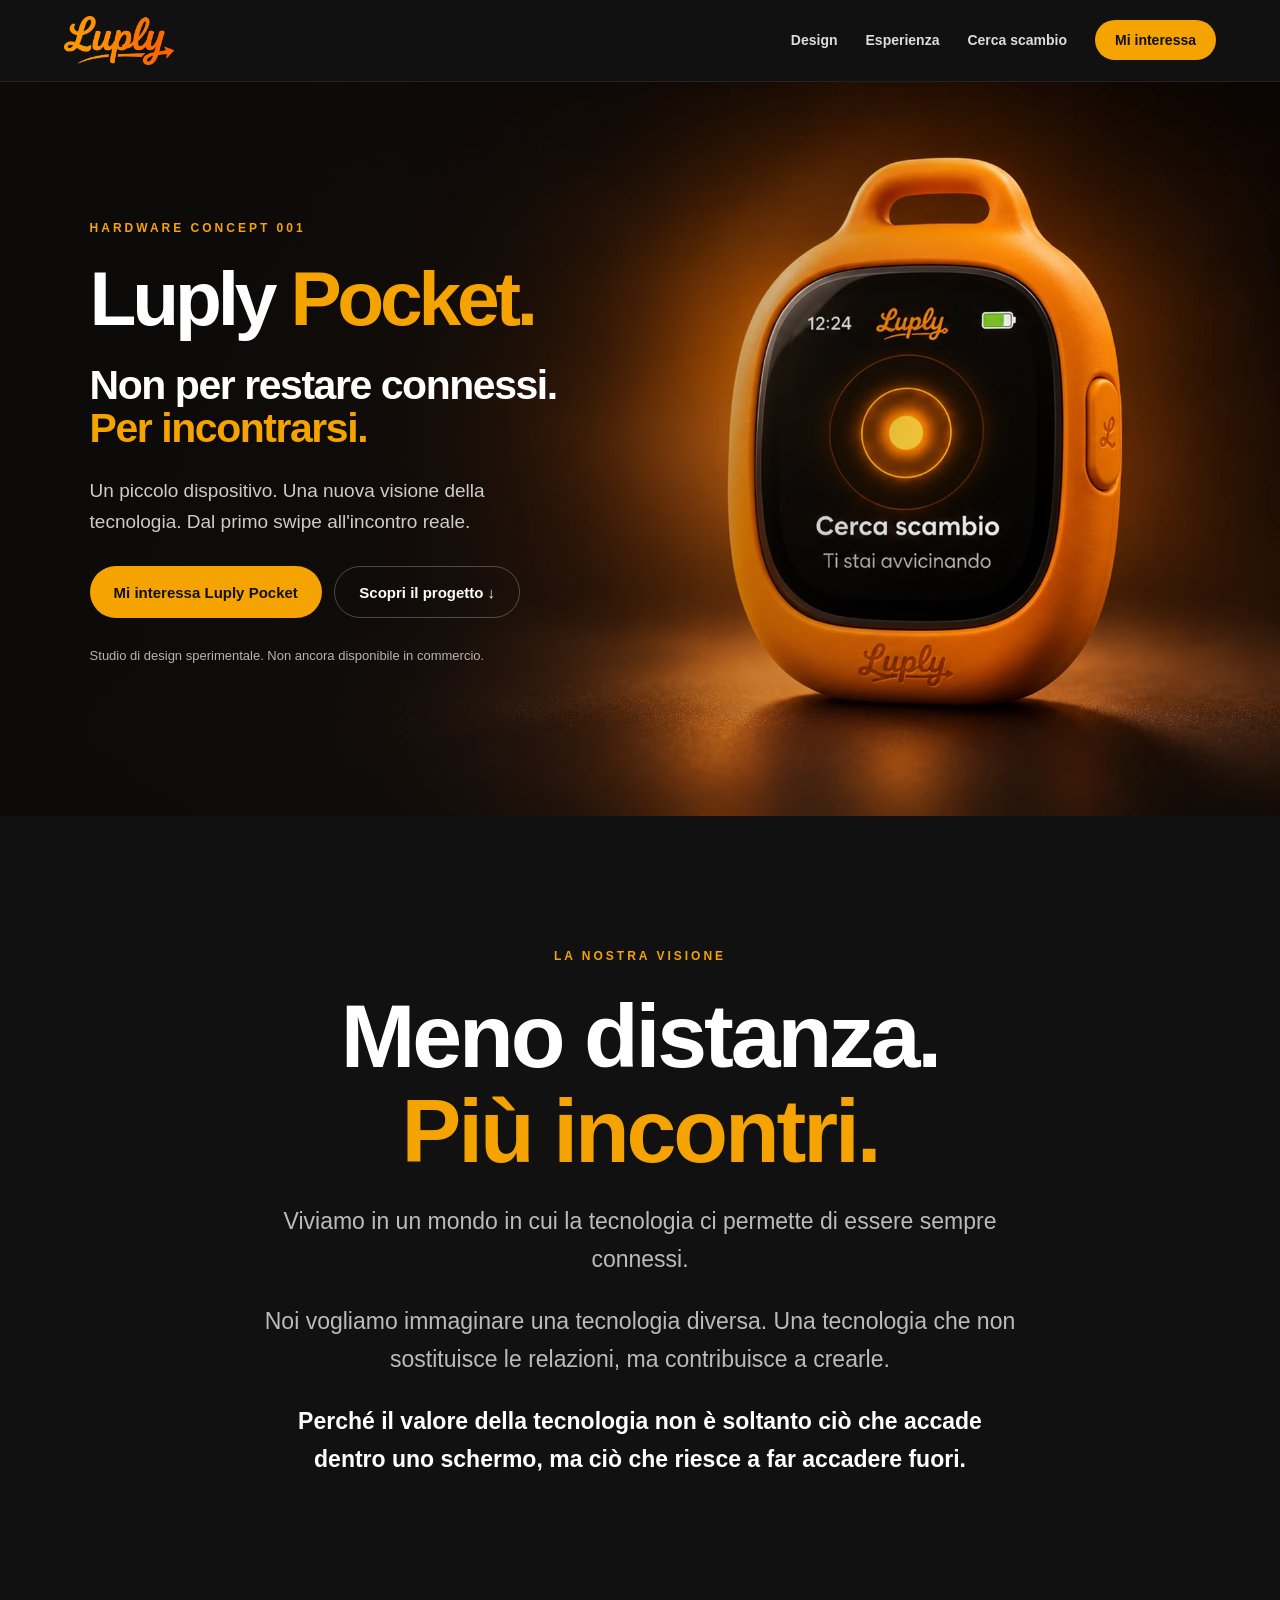
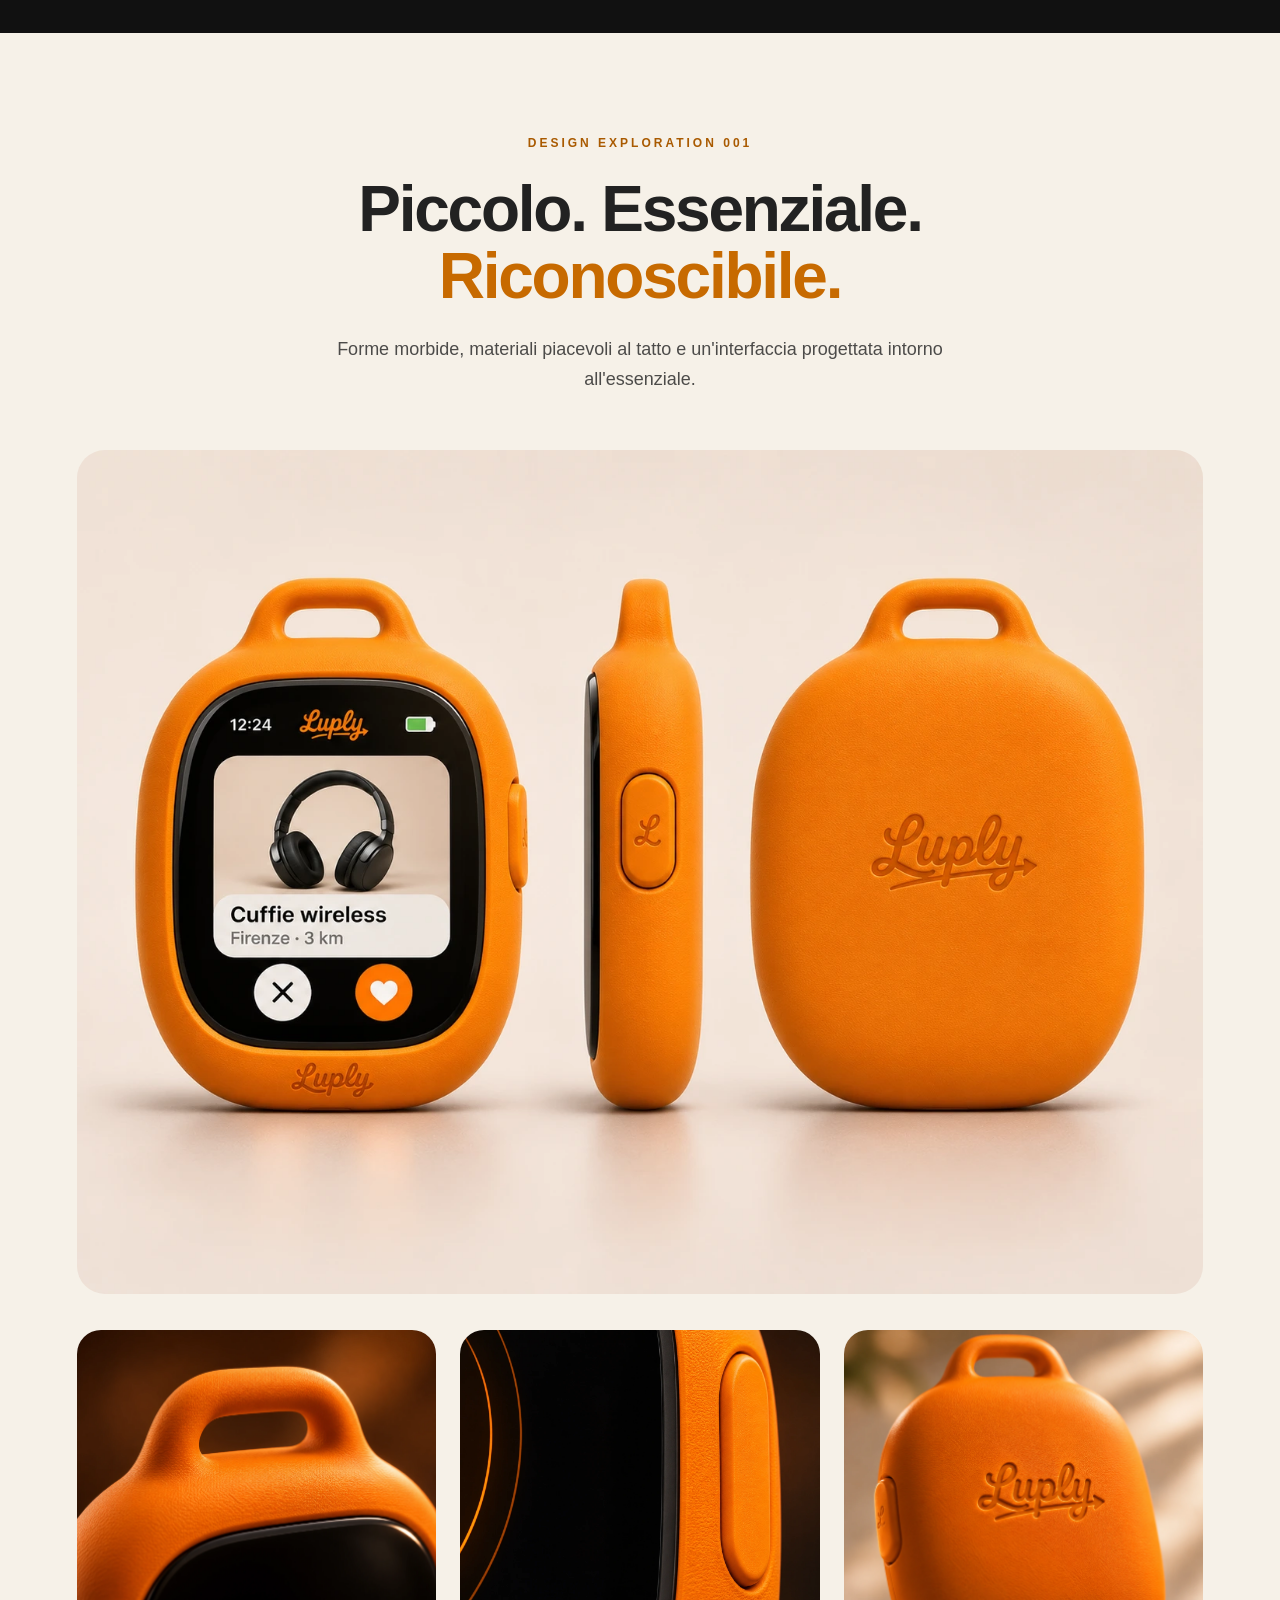
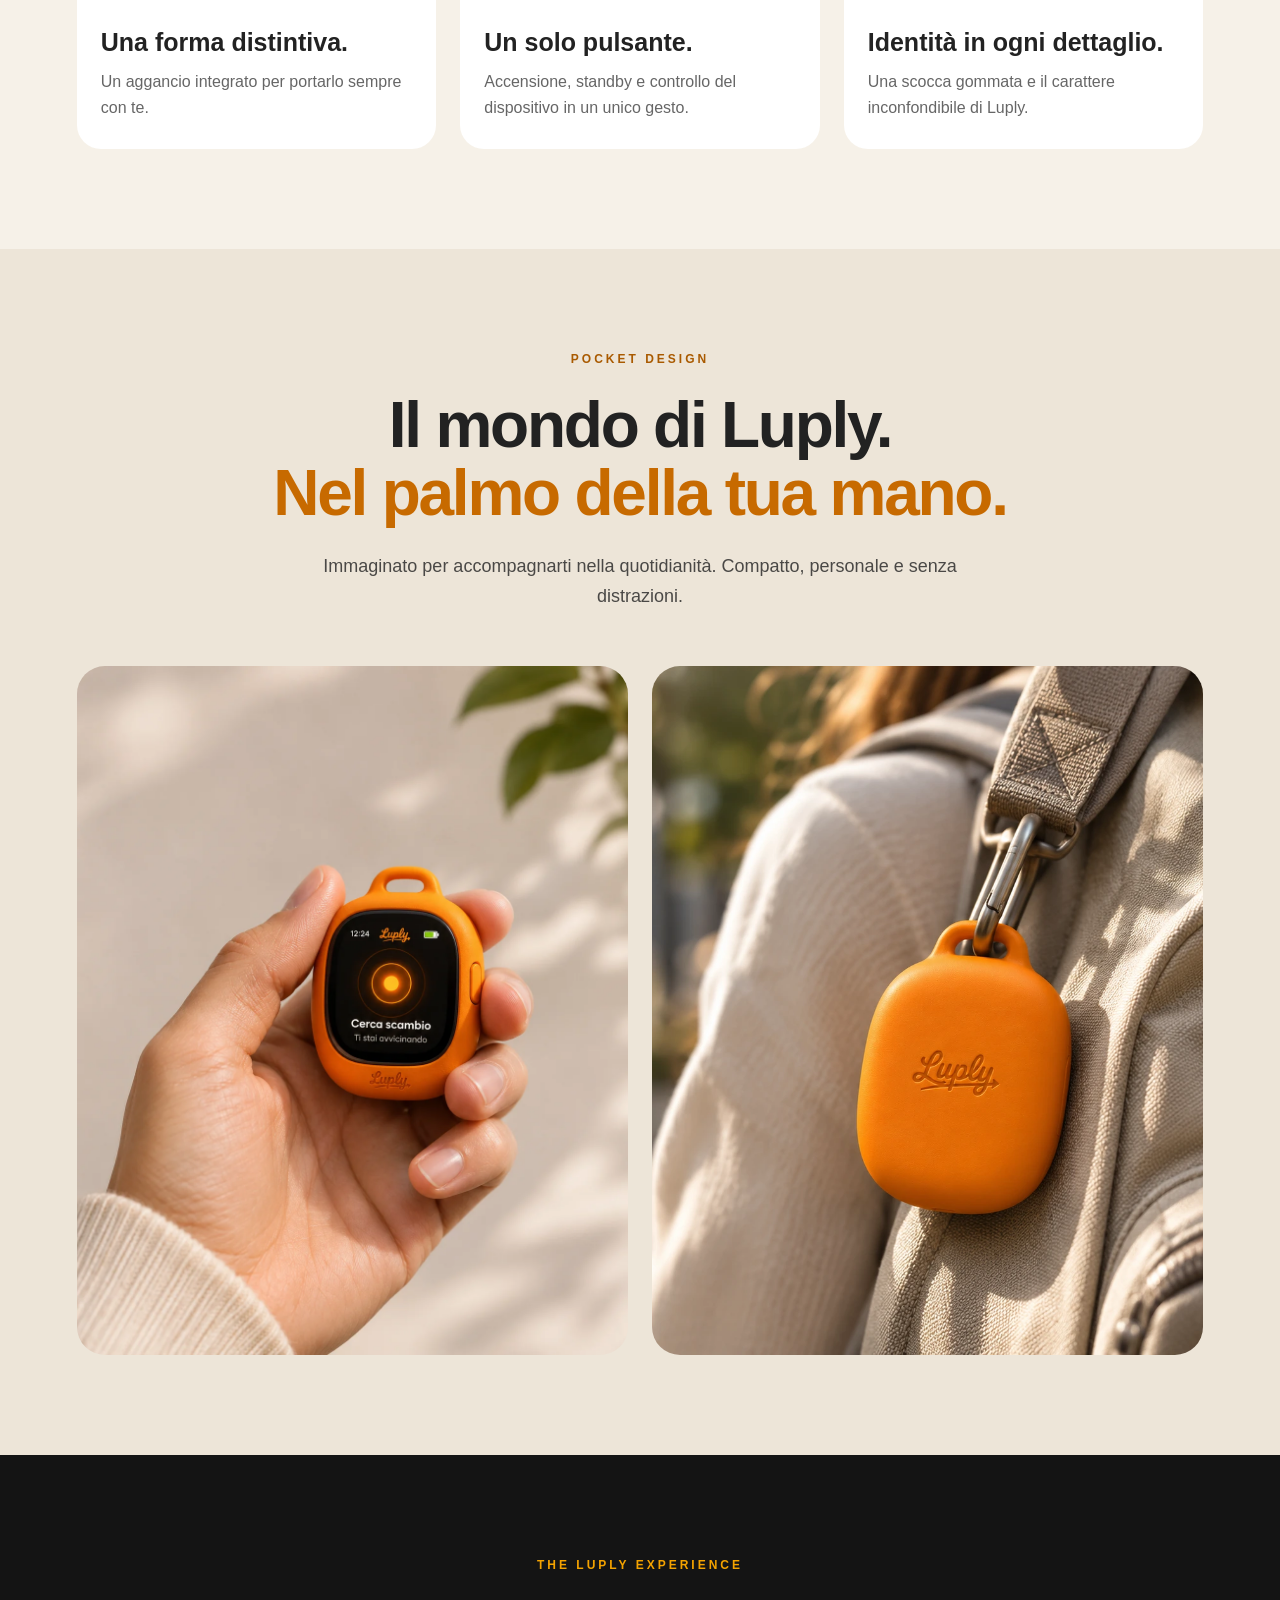
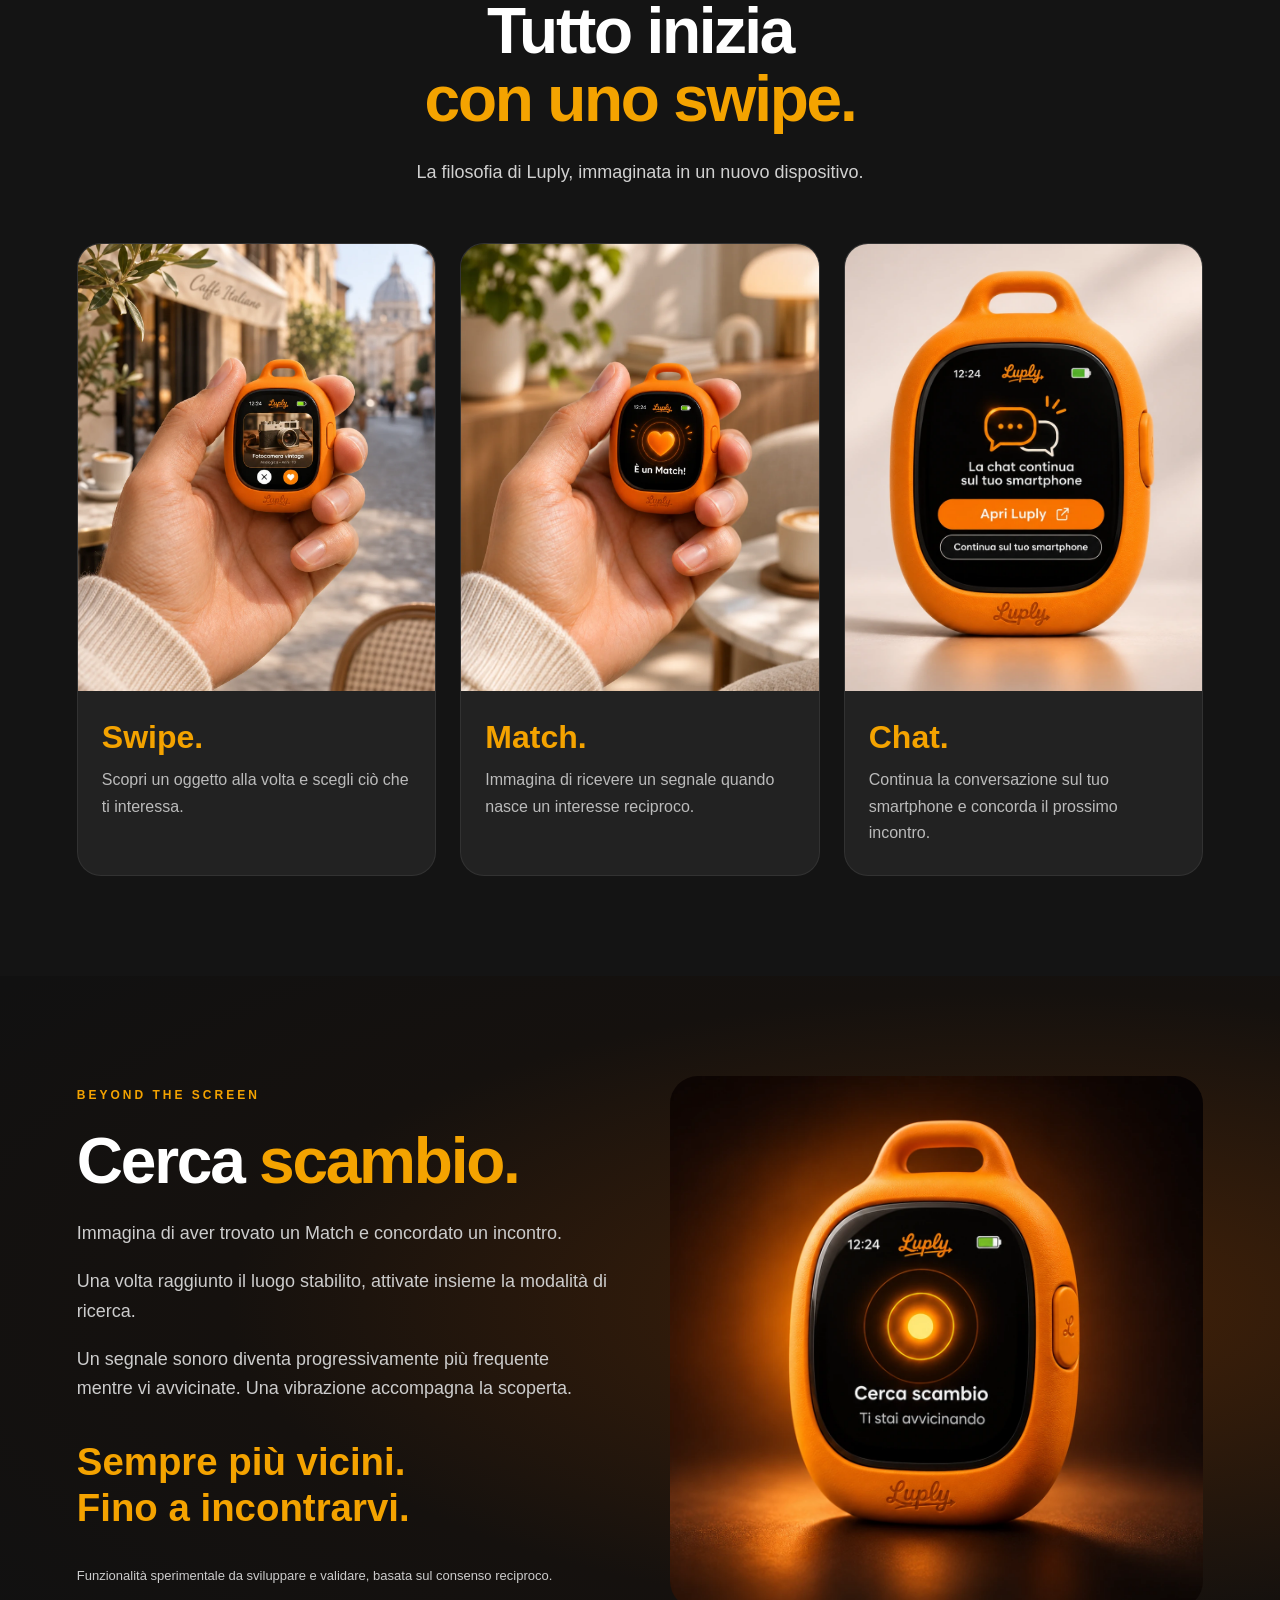
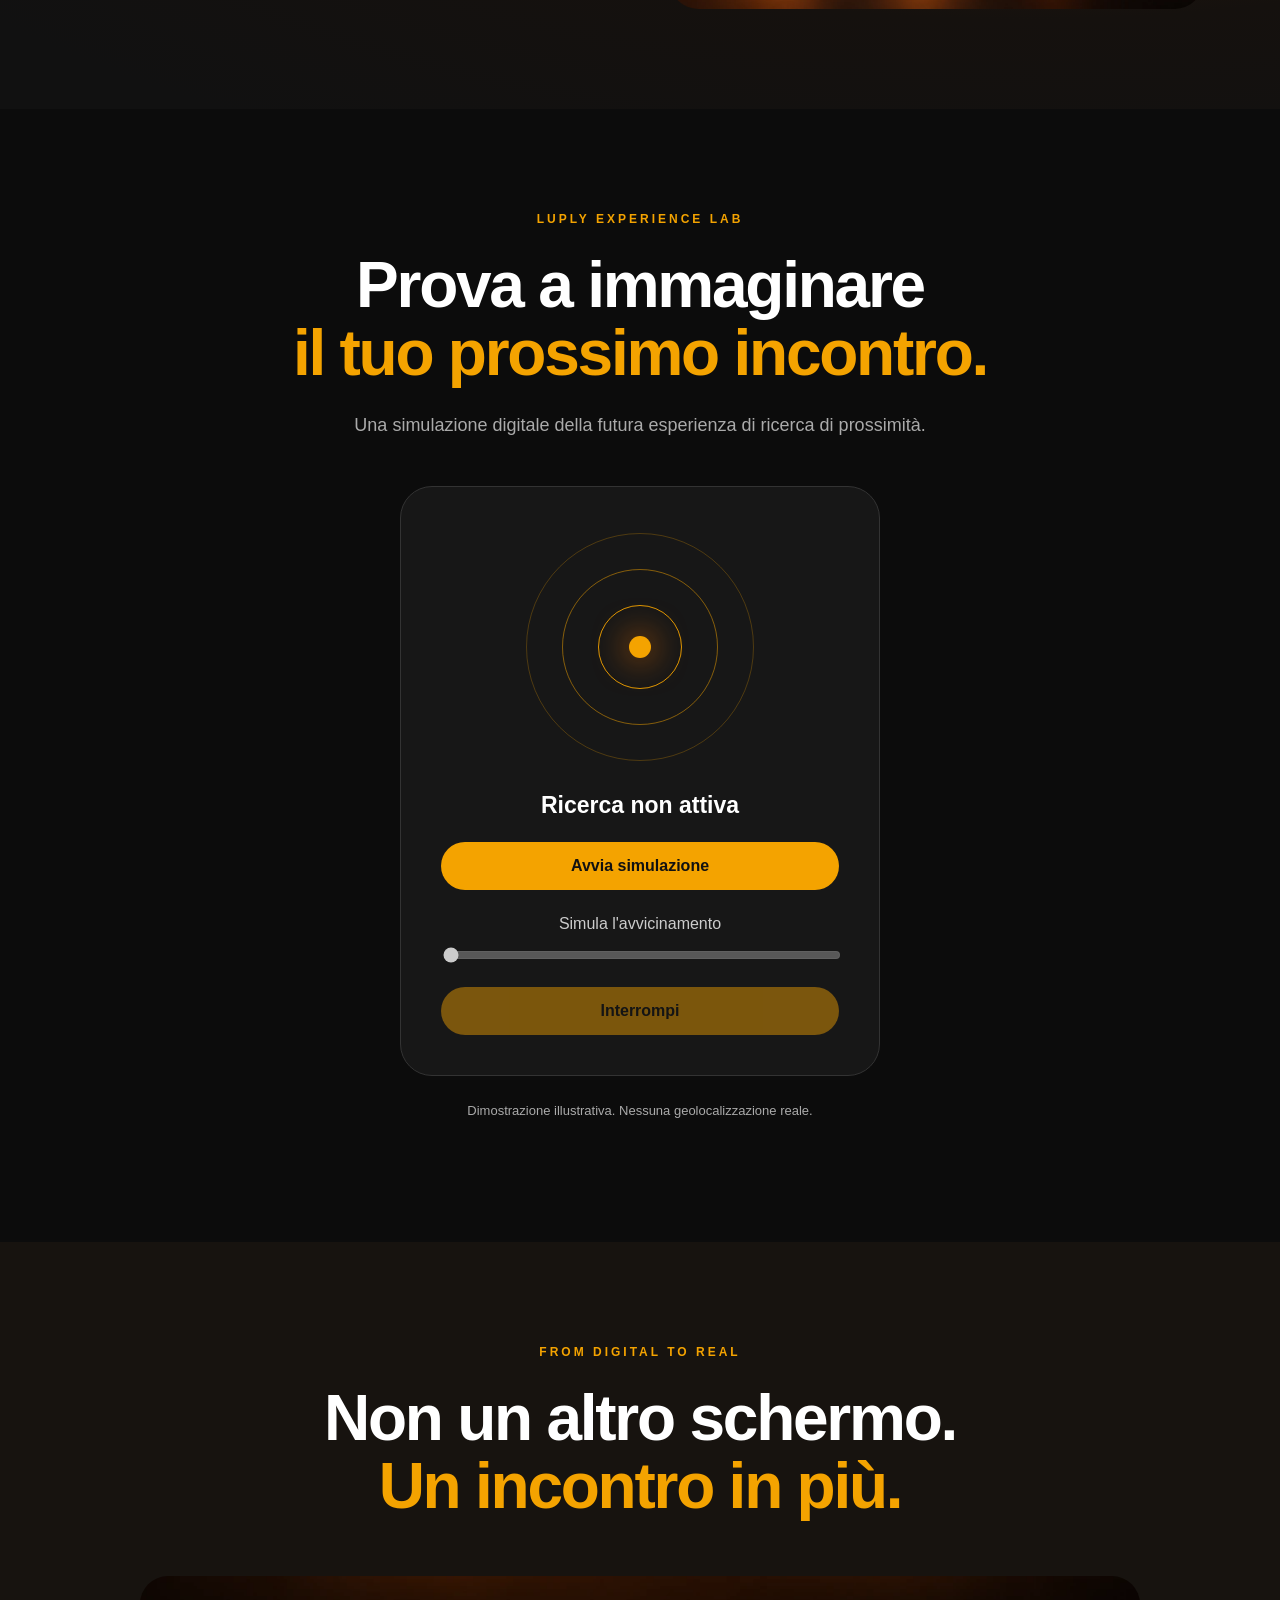
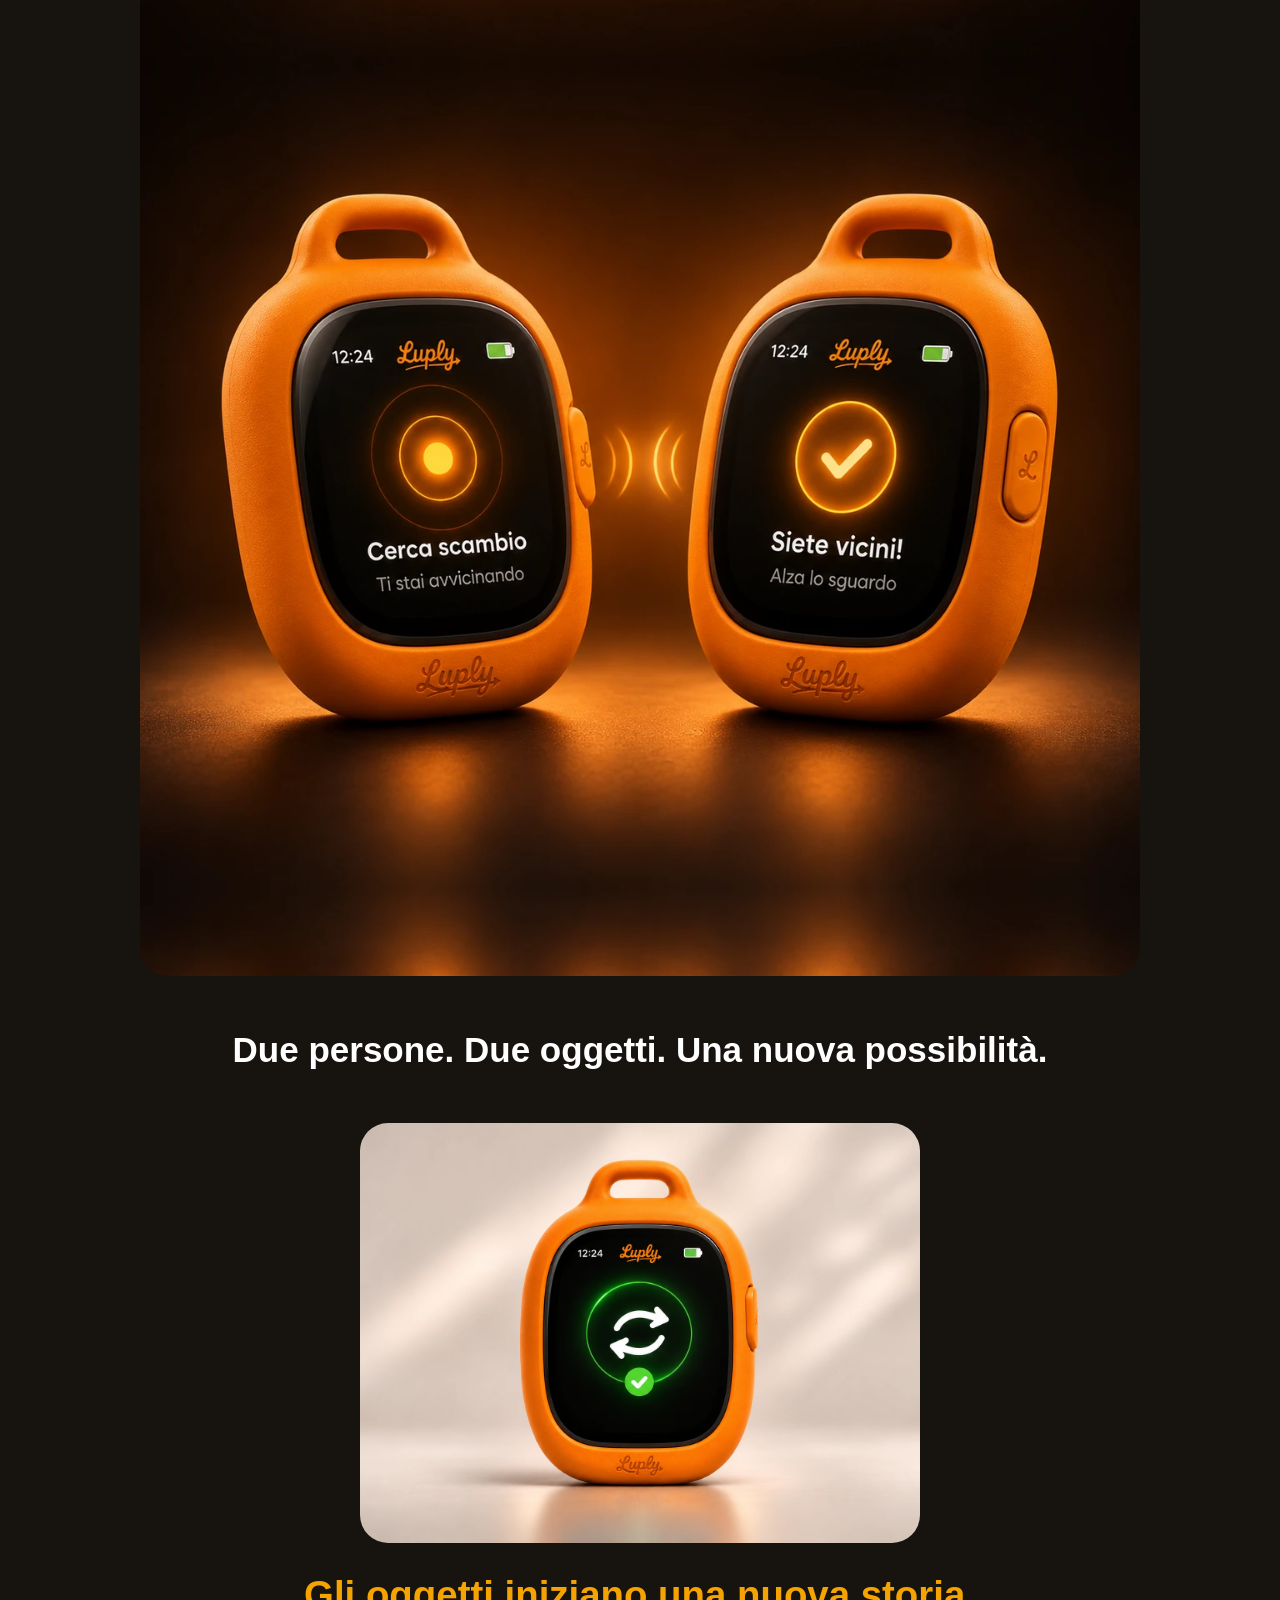
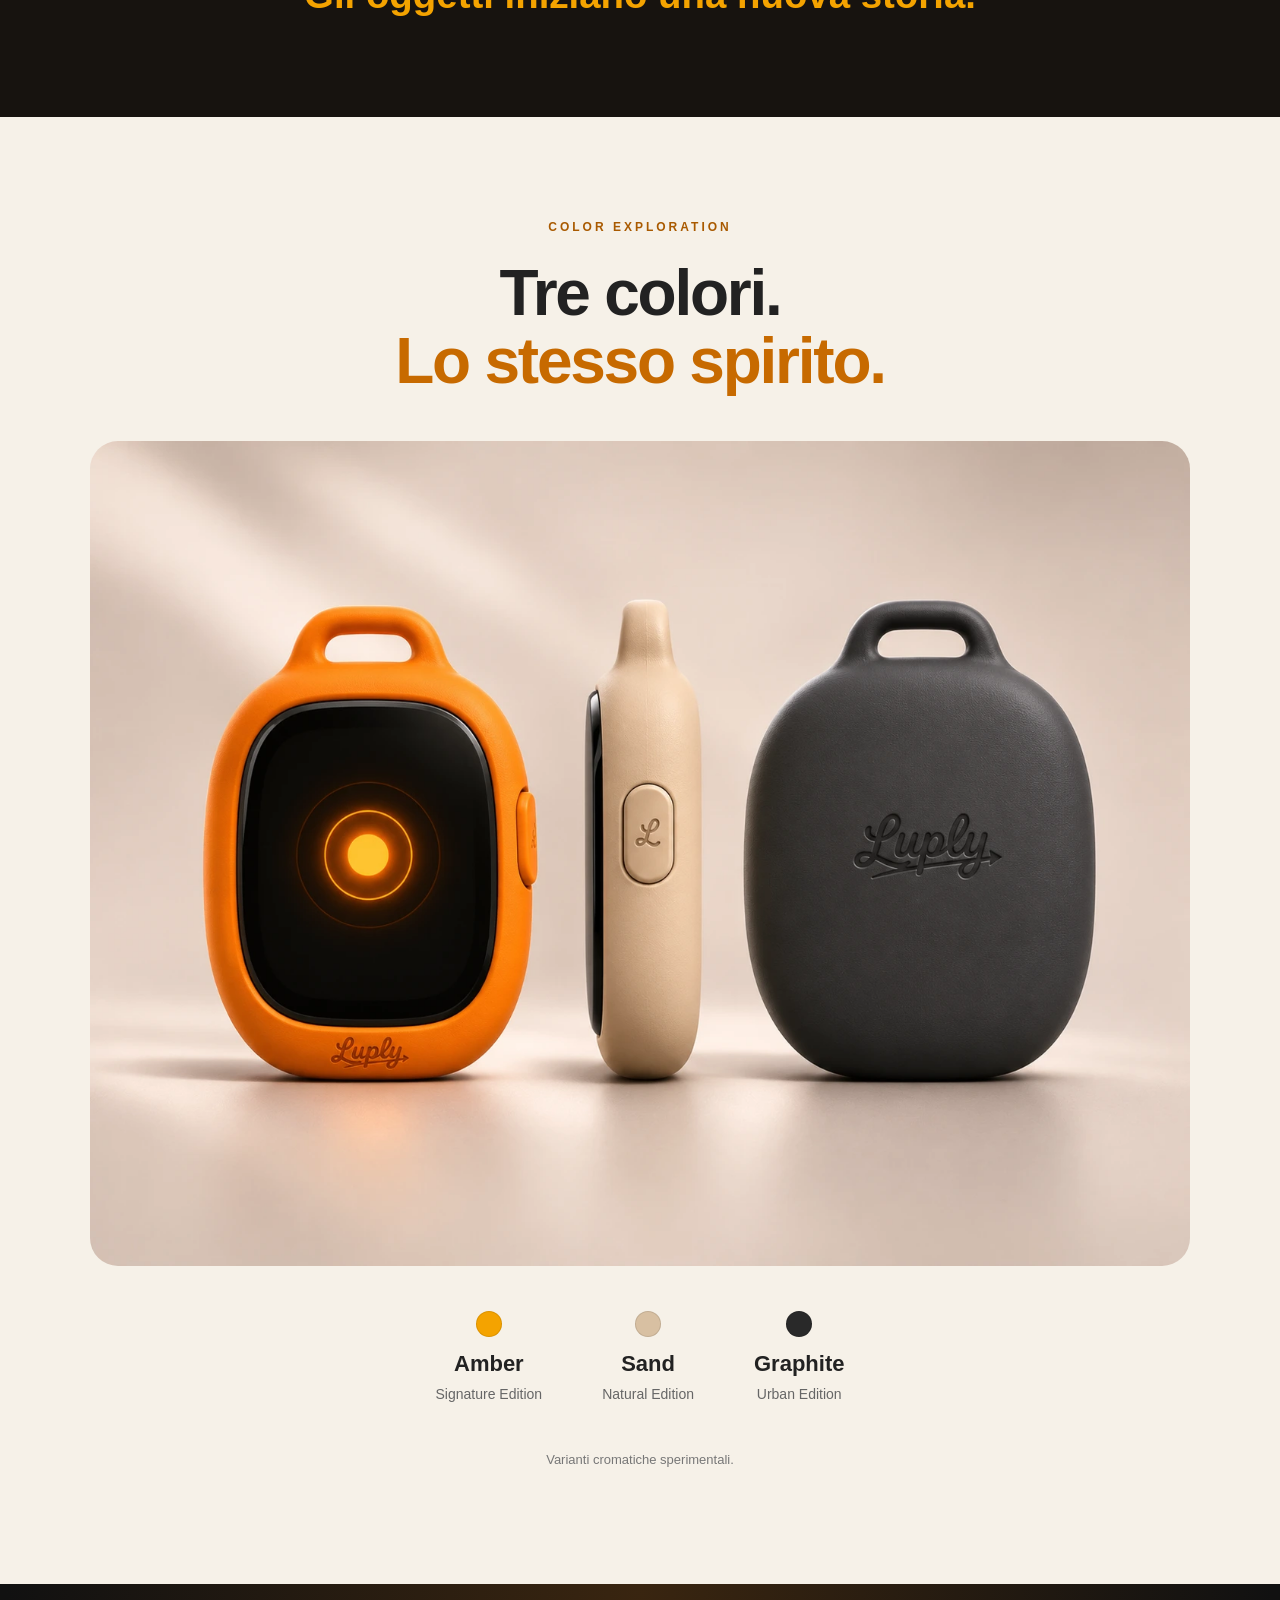
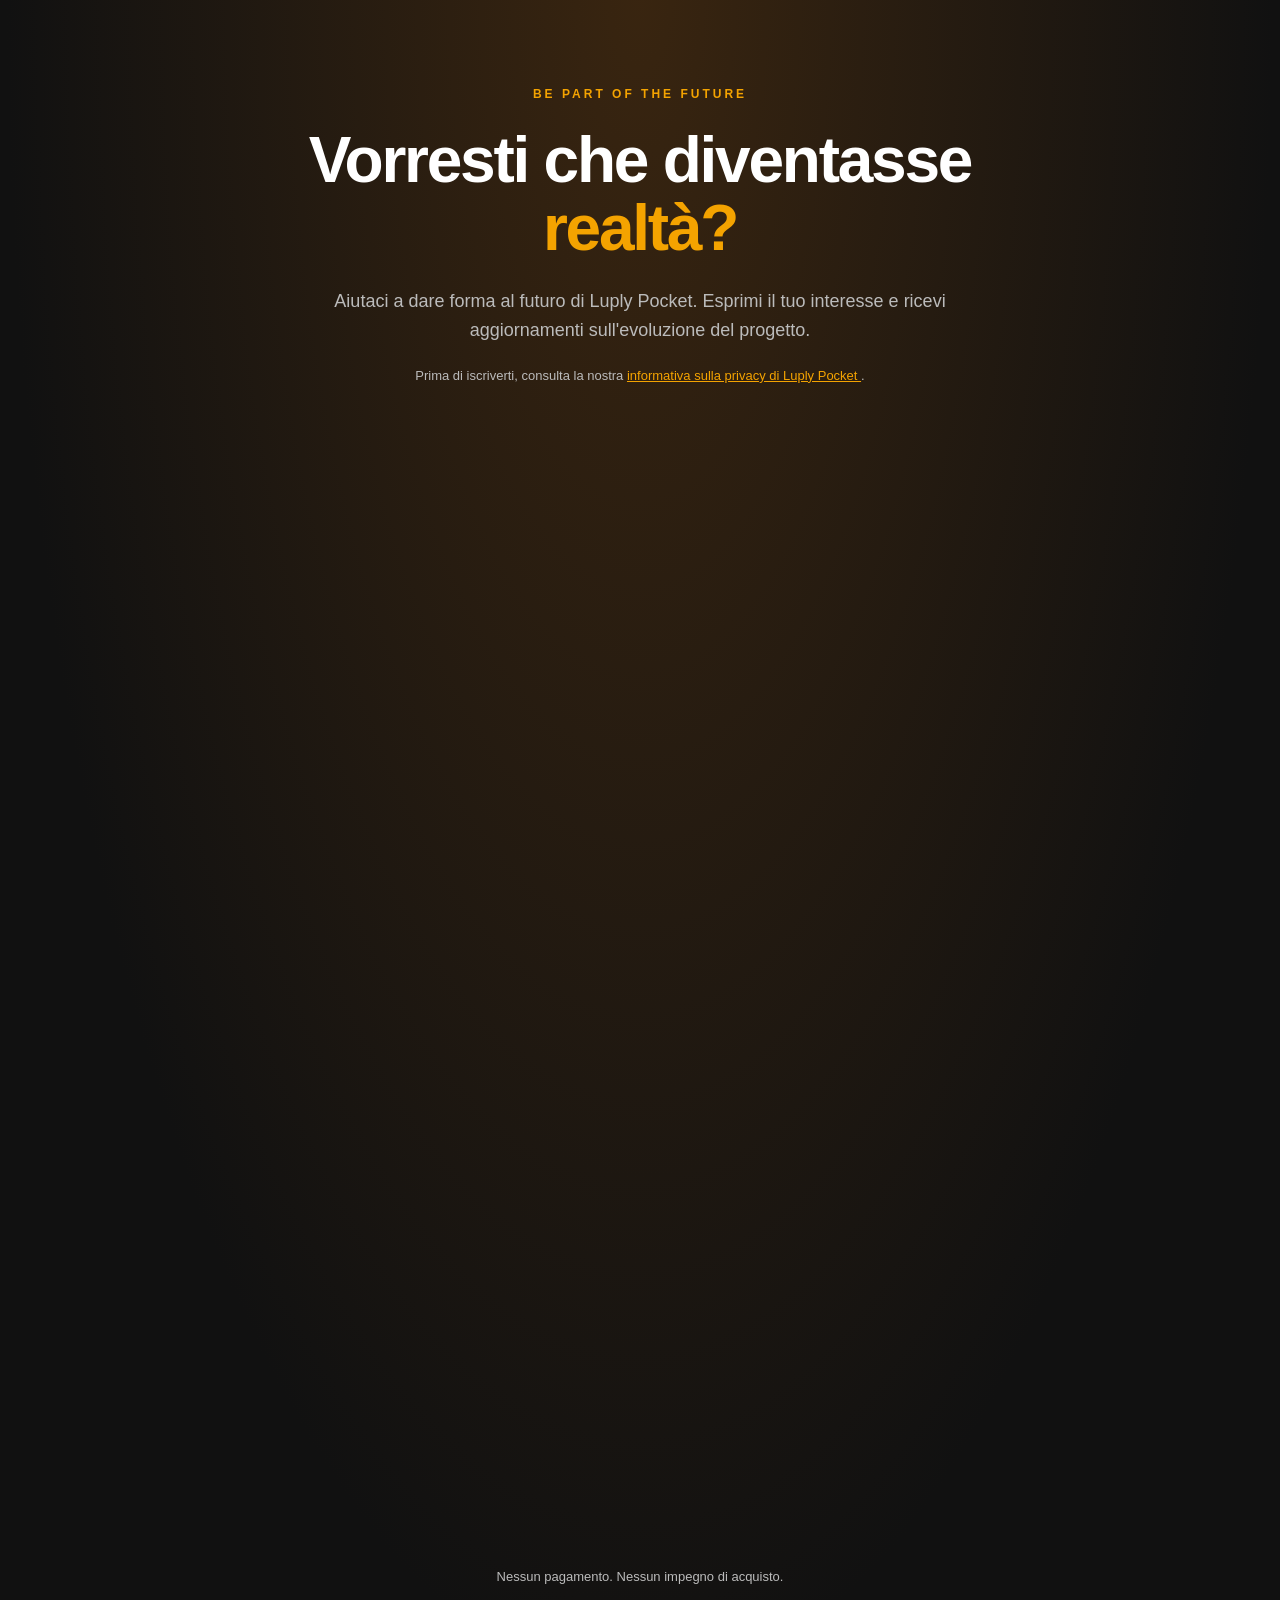
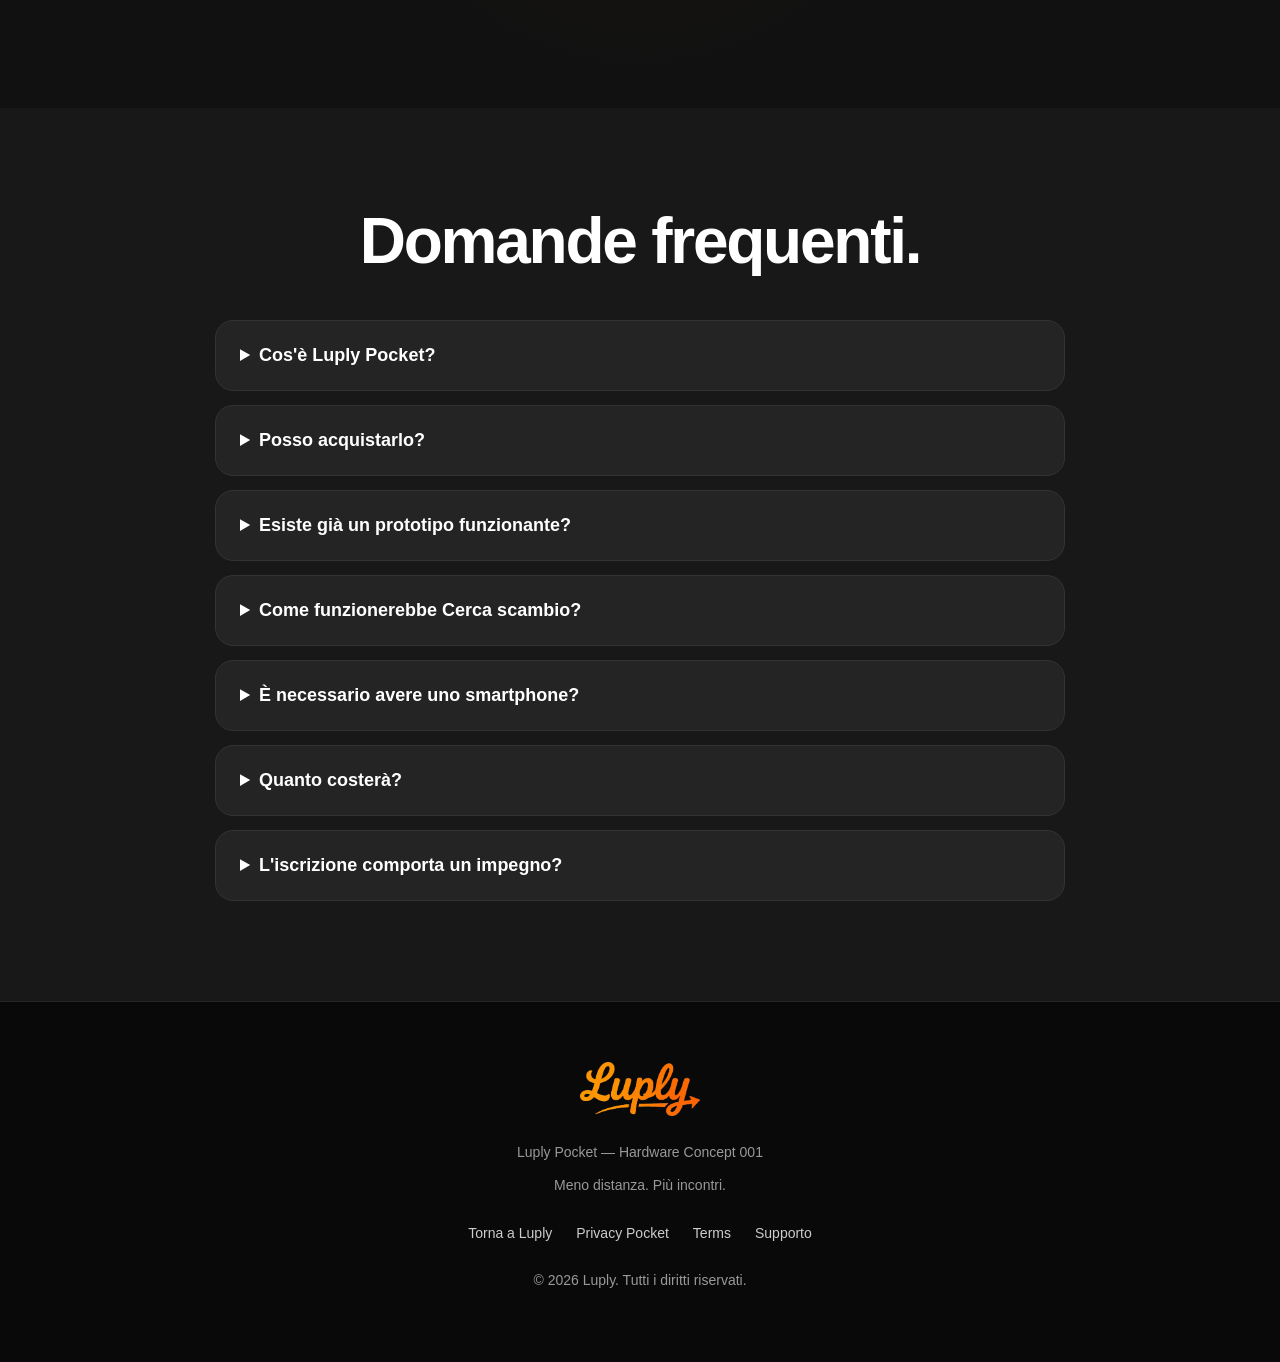
<file: pocket/index.html>
<!DOCTYPE html>
<html lang="it">
<head>
  <meta charset="UTF-8">
  <meta name="viewport" content="width=device-width, initial-scale=1.0">

  <title>Luply Pocket | Meno distanza. Più incontri.</title>

  <meta name="description"
        content="Scopri Luply Pocket, il concept hardware sperimentale dedicato allo scambio e agli incontri reali.">

  <meta name="theme-color" content="#111111">


<!-- Anteprima condivisione social -->
<link rel="canonical" href="https://luply.app/pocket/" />

<meta property="og:type" content="website" />
<meta property="og:site_name" content="Luply" />
<meta property="og:locale" content="it_IT" />
<meta property="og:title" content="Luply Pocket | Meno distanza. Più incontri." />
<meta property="og:description" content="Non per restare connessi. Per incontrarsi. Scopri il nuovo concept hardware sperimentale di Luply." />
<meta property="og:url" content="https://luply.app/pocket/" />
<meta property="og:image" content="https://luply.app/pocket/images/hero_desktop_1920x1080.webp" />
<meta property="og:image:alt" content="Luply Pocket - Concept hardware" />

<meta name="twitter:card" content="summary_large_image" />
<meta name="twitter:title" content="Luply Pocket | Meno distanza. Più incontri." />
<meta name="twitter:description" content="Non per restare connessi. Per incontrarsi." />
<meta name="twitter:image" content="https://luply.app/pocket/images/hero_desktop_1920x1080.webp" />


  <link rel="icon" href="../logo.png">
  <link rel="stylesheet" href="style.css">
</head>

<body>

  <!-- NAVIGAZIONE -->

  <header class="navigation">
    <nav class="nav-inner" aria-label="Navigazione principale">

      <a href="../index.html" class="brand">
        <img src="images/logo_luply.png" alt="Luply" width="120">
      </a>

      <div class="nav-links">
        <a href="#design">Design</a>
        <a href="#experience">Esperienza</a>
        <a href="#search">Cerca scambio</a>
        <a href="#interest" class="nav-cta">Mi interessa</a>
      </div>

    </nav>
  </header>

  <main>

    <!-- HERO -->

    <section class="hero">

      <div class="hero-content">

        <span class="eyebrow">
          HARDWARE CONCEPT 001
        </span>

        <h1>Luply <span>Pocket.</span></h1>

        <h2>
          Non per restare connessi.<br>
          <span>Per incontrarsi.</span>
        </h2>

        <p>
          Un piccolo dispositivo.
          Una nuova visione della tecnologia.
          Dal primo swipe all'incontro reale.
        </p>

        <a href="#interest" class="primary-button">
          Mi interessa Luply Pocket
        </a>

        <a href="#manifesto" class="secondary-button">
          Scopri il progetto ↓
        </a>

        <p class="concept-note">
          Studio di design sperimentale.
          Non ancora disponibile in commercio.
        </p>

      </div>

      <picture class="hero-visual">
        <source media="(max-width: 700px)"
                srcset="images/hero_mobile_1080x1440.webp">

        <img src="images/hero_desktop_1920x1080.webp"
             alt="Render del concept Luply Pocket"
             width="600">
      </picture>

    </section>

    <!-- MANIFESTO -->

    <section id="manifesto" class="manifesto reveal">

      <span class="eyebrow">LA NOSTRA VISIONE</span>

      <h2>
        Meno distanza.<br>
        <span>Più incontri.</span>
      </h2>

      <p>
        Viviamo in un mondo in cui la tecnologia ci permette
        di essere sempre connessi.
      </p>

      <p>
        Noi vogliamo immaginare una tecnologia diversa.
        Una tecnologia che non sostituisce le relazioni,
        ma contribuisce a crearle.
      </p>

      <p>
        Perché il valore della tecnologia non è soltanto
        ciò che accade dentro uno schermo,
        ma ciò che riesce a far accadere fuori.
      </p>

    </section>

    <!-- DESIGN INDUSTRIALE -->

    <section id="design" class="design reveal">

      <div class="section-heading">

        <span class="eyebrow">DESIGN EXPLORATION 001</span>

        <h2>
          Piccolo. Essenziale.<br>
          <span>Riconoscibile.</span>
        </h2>

        <p>
          Forme morbide, materiali piacevoli al tatto
          e un'interfaccia progettata intorno
          all'essenziale.
        </p>

      </div>

      <img class="wide-image"
           src="images/design_views.webp"
           alt="Concept Luply Pocket visto frontalmente, lateralmente e posteriormente"
           width="600"
           loading="lazy">

      <div class="design-grid">

        <article class="design-card">

          <img src="images/detail_loop.webp"
               alt="Dettaglio dell'aggancio superiore"
               width="300"
               loading="lazy">

          <h3>Una forma distintiva.</h3>

          <p>
            Un aggancio integrato per portarlo
            sempre con te.
          </p>

        </article>

        <article class="design-card">

          <img src="images/detail.webp"
               alt="Dettaglio della scocca e del pulsante"
               width="300"
               loading="lazy">

          <h3>Un solo pulsante.</h3>

          <p>
            Accensione, standby e controllo
            del dispositivo in un unico gesto.
          </p>

        </article>

        <article class="design-card">

          <img src="images/detail_logo.webp"
               alt="Logo Luply impresso nella scocca"
               width="300"
               loading="lazy">

          <h3>Identità in ogni dettaglio.</h3>

          <p>
            Una scocca gommata e il carattere
            inconfondibile di Luply.
          </p>

        </article>

      </div>

    </section>

    <!-- PORTABILITÀ -->

    <section class="portability reveal">

      <div class="section-heading">

        <span class="eyebrow">POCKET DESIGN</span>

        <h2>
          Il mondo di Luply.<br>
          <span>Nel palmo della tua mano.</span>
        </h2>

        <p>
          Immaginato per accompagnarti nella quotidianità.
          Compatto, personale e senza distrazioni.
        </p>

      </div>

      <div class="lifestyle-grid">

        <img src="images/in_hand_search.webp"
             alt="Concept Luply Pocket tenuto in una mano"
             width="350"
             loading="lazy">

        <img src="images/backpack.webp"
             alt="Luply Pocket agganciato a uno zaino"
             width="350"
             loading="lazy">

      </div>

    </section>

    <!-- ESPERIENZA LUPLY -->

    <section id="experience" class="experience reveal">

      <div class="section-heading">

        <span class="eyebrow">THE LUPLY EXPERIENCE</span>

        <h2>
          Tutto inizia<br>
          <span>con uno swipe.</span>
        </h2>

        <p>
          La filosofia di Luply,
          immaginata in un nuovo dispositivo.
        </p>

      </div>

      <div class="experience-grid">

        <article class="experience-card">

          <img src="images/in_hand_swipe.webp"
               alt="Simulazione della schermata Swipe"
               width="300"
               loading="lazy">

          <h3>Swipe.</h3>

          <p>
            Scopri un oggetto alla volta
            e scegli ciò che ti interessa.
          </p>

        </article>

        <article class="experience-card">

          <img src="images/in_hand_match.webp"
               alt="Simulazione di un nuovo Match"
               width="300"
               loading="lazy">

          <h3>Match.</h3>

          <p>
            Immagina di ricevere un segnale
            quando nasce un interesse reciproco.
          </p>

        </article>

        <article class="experience-card">

          <img src="images/chat.webp"
               alt="Concept del collegamento alla chat sullo smartphone"
               width="300"
               loading="lazy">

          <h3>Chat.</h3>

          <p>
            Continua la conversazione sul tuo smartphone
            e concorda il prossimo incontro.
          </p>

        </article>

      </div>

    </section>

    <!-- CERCA SCAMBIO -->

    <section id="search" class="search-section reveal">

      <div class="search-content">

        <span class="eyebrow">BEYOND THE SCREEN</span>

        <h2>
          Cerca <span>scambio.</span>
        </h2>

        <p>
          Immagina di aver trovato un Match
          e concordato un incontro.
        </p>

        <p>
          Una volta raggiunto il luogo stabilito,
          attivate insieme la modalità di ricerca.
        </p>

        <p>
          Un segnale sonoro diventa progressivamente
          più frequente mentre vi avvicinate.
          Una vibrazione accompagna la scoperta.
        </p>

        <h3>
          Sempre più vicini.<br>
          Fino a incontrarvi.
        </h3>

        <p class="concept-note">
          Funzionalità sperimentale da sviluppare e validare,
          basata sul consenso reciproco.
        </p>

      </div>

      <img src="images/search.webp"
           alt="Simulazione della modalità Cerca scambio"
           width="450"
           loading="lazy">

    </section>

    <!-- EXPERIENCE LAB -->

    <section id="lab" class="experience-lab reveal">

      <span class="eyebrow">LUPLY EXPERIENCE LAB</span>

      <h2>
        Prova a immaginare<br>
        <span>il tuo prossimo incontro.</span>
      </h2>

      <p>
        Una simulazione digitale della futura
        esperienza di ricerca di prossimità.
      </p>

      <div id="proximity-demo">

        <div class="radar">
          <div class="radar-ring ring-one"></div>
          <div class="radar-ring ring-two"></div>
          <div class="radar-ring ring-three"></div>
          <div class="radar-core"></div>
        </div>

        <h3 id="proximity-status">
          Ricerca non attiva
        </h3>

        <button id="start-demo" type="button" disabled>
          Avvia simulazione
        </button>

        <label for="proximity-slider">
          Simula l'avvicinamento
        </label>

        <input id="proximity-slider"
               type="range"
               min="0"
               max="100"
               value="0"
               disabled>

        <button id="stop-demo" type="button" disabled>
          Interrompi
        </button>

      </div>

      <p class="concept-note">
        Dimostrazione illustrativa.
        Nessuna geolocalizzazione reale.
      </p>

    </section>

    <!-- INCONTRO E SCAMBIO -->

    <section class="connection reveal">

      <div class="section-heading">

        <span class="eyebrow">FROM DIGITAL TO REAL</span>

        <h2>
          Non un altro schermo.<br>
          <span>Un incontro in più.</span>
        </h2>

      </div>

      <img src="images/pair.webp"
           alt="Concept di due dispositivi Luply Pocket"
           width="600"
           loading="lazy">

      <p>
        Due persone. Due oggetti.
        Una nuova possibilità.
      </p>

      <img src="images/exchange.webp"
           alt="Simulazione della conferma dello scambio"
           width="400"
           loading="lazy">

      <h3>
        Gli oggetti iniziano una nuova storia.
      </h3>

    </section>

    <!-- COLORAZIONI -->

    <section id="colors" class="colors reveal">

      <span class="eyebrow">COLOR EXPLORATION</span>

      <h2>
        Tre colori.<br>
        <span>Lo stesso spirito.</span>
      </h2>

      <img src="images/colors.webp"
           alt="Studio delle colorazioni Amber, Sand e Graphite"
           width="600"
           loading="lazy">

      <div class="color-options">

        <div class="color-option">
          <span class="color-dot amber"></span>
          <h3>Amber</h3>
          <p>Signature Edition</p>
        </div>

        <div class="color-option">
          <span class="color-dot sand"></span>
          <h3>Sand</h3>
          <p>Natural Edition</p>
        </div>

        <div class="color-option">
          <span class="color-dot graphite"></span>
          <h3>Graphite</h3>
          <p>Urban Edition</p>
        </div>

      </div>

      <p class="concept-note">
        Varianti cromatiche sperimentali.
      </p>

    </section>

    <!-- LISTA DI INTERESSE -->

    <section id="interest" class="interest reveal">

      <span class="eyebrow">BE PART OF THE FUTURE</span>

      <h2>
        Vorresti che diventasse<br>
        <span>realtà?</span>
      </h2>

      <p>
        Aiutaci a dare forma al futuro di Luply Pocket.
        Esprimi il tuo interesse e ricevi aggiornamenti
        sull'evoluzione del progetto.
      </p>

            <p class="concept-note">
        Prima di iscriverti, consulta la nostra
        <a href="privacy.html"
           target="_blank"
           rel="noopener noreferrer"
           style="color:#F4A300;text-decoration:underline;">
          informativa sulla privacy di Luply Pocket
        </a>.
      </p>

      <!-- MODULO UFFICIALE BREVO -->

      <div id="interest-form"
           style="max-width:680px;
                  padding:0;
                  background:transparent;
                  border:0;
                  overflow:hidden;">

        <iframe
          title="Lista di interesse Luply Pocket"
          src="https://7dd639ab.sibforms.com/v2/serve/[base64]"
          width="100%"
          height="1100"
          loading="lazy"
          style="display:block;
                 width:100%;
                 max-width:100%;
                 border:0;
                 border-radius:28px;">
        </iframe>

      </div>


      <p class="concept-note">
        Nessun pagamento.
        Nessun impegno di acquisto.
      </p>

    </section>

    <!-- FAQ -->

    <section class="faq-section reveal">

      <h2>Domande frequenti.</h2>

      <div class="faq">

        <details>
          <summary>Cos'è Luply Pocket?</summary>
          <p>
            È un concept hardware sperimentale
            attraverso il quale esploriamo
            una possibile evoluzione di Luply.
          </p>
        </details>

        <details>
          <summary>Posso acquistarlo?</summary>
          <p>
            No. Luply Pocket non è attualmente
            un prodotto disponibile in commercio.
          </p>
        </details>

        <details>
          <summary>Esiste già un prototipo funzionante?</summary>
          <p>
            Non ancora. Le immagini rappresentano
            render e simulazioni del concept.
          </p>
        </details>

        <details>
          <summary>Come funzionerebbe Cerca scambio?</summary>
          <p>
            Stiamo studiando una modalità di ricerca
            di prossimità, con segnali sonori e vibrazioni,
            attivabile con il consenso di entrambe le persone.
          </p>
        </details>

        <details>
          <summary>È necessario avere uno smartphone?</summary>
          <p>
            Il progetto prevede un dispositivo complementare
            all'app Luply, collegato allo smartphone.
            La compatibilità dovrà essere verificata.
          </p>
        </details>

        <details>
          <summary>Quanto costerà?</summary>
          <p>
            Non è stato ancora definito
            un prezzo di vendita.
          </p>
        </details>

        <details>
          <summary>L'iscrizione comporta un impegno?</summary>
          <p>
            No. La lista serve esclusivamente a raccogliere
            manifestazioni di interesse e permettere
            agli iscritti di ricevere aggiornamenti.
          </p>
        </details>

      </div>

    </section>

  </main>

  <!-- FOOTER -->

  <footer>

    <img src="images/logo_luply.png"
         alt="Luply"
         width="120"
         loading="lazy">

    <p>Luply Pocket — Hardware Concept 001</p>

    <p>Meno distanza. Più incontri.</p>

    <div class="footer-links">
      <a href="../index.html">Torna a Luply</a>
      <a href="privacy.html">Privacy Pocket</a>
      <a href="../terms.html">Terms</a>
      <a href="mailto:support@luply.app">Supporto</a>
    </div>

    <p>© 2026 Luply. Tutti i diritti riservati.</p>

  </footer>

  <script src="script.js"></script>


</body>
</html>
</file>
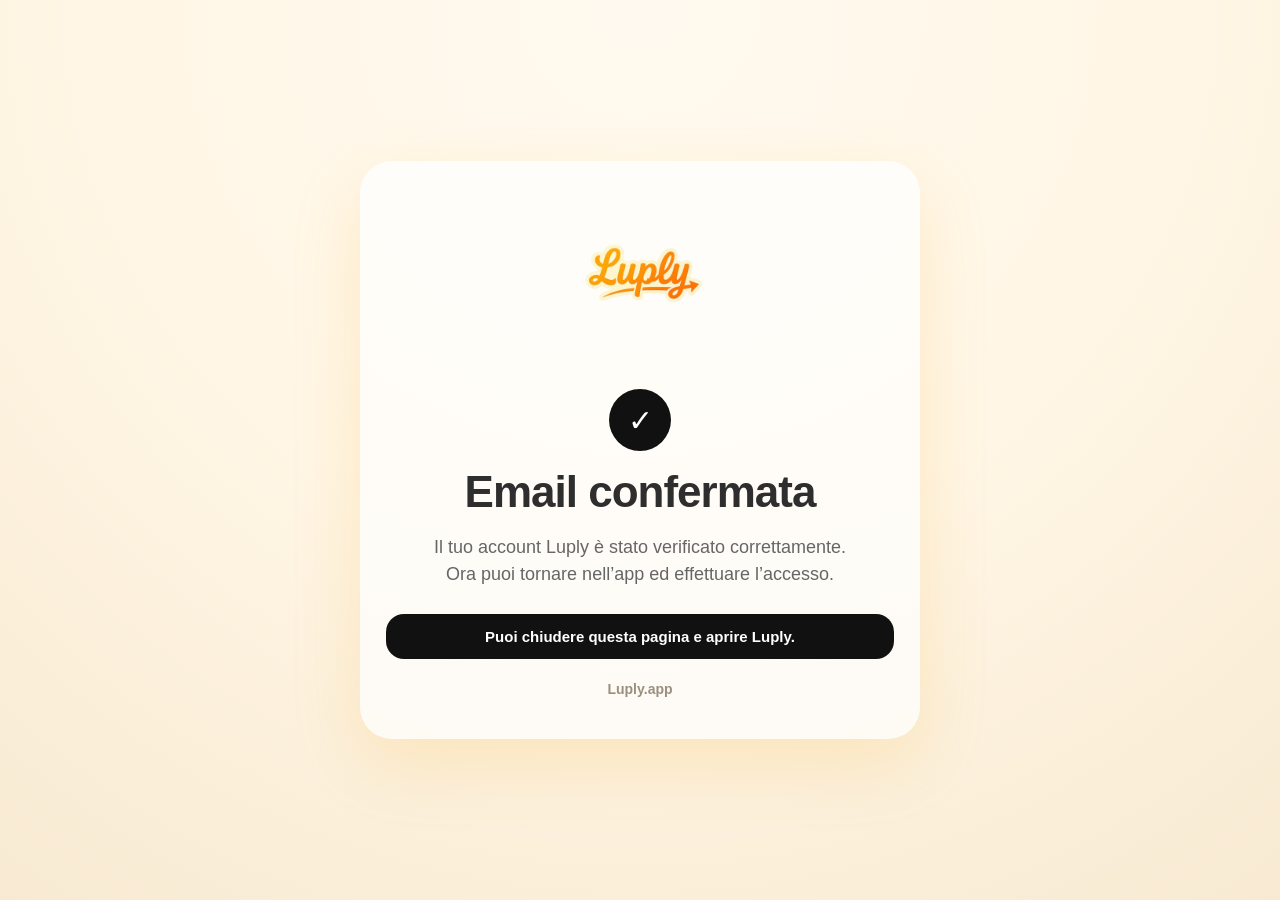
<file: confirmed.html>
<!DOCTYPE html>
<html lang="it">
<head>
  <meta charset="UTF-8" />
  <meta name="viewport" content="width=device-width, initial-scale=1.0" />
  <title>Email confermata | Luply</title>
  <link rel="icon" href="logo.png?v=5" />

  <style>
    * { box-sizing: border-box; }

    body {
      margin: 0;
      min-height: 100vh;
      display: flex;
      align-items: center;
      justify-content: center;
      padding: 24px;
      background: radial-gradient(circle at top, #fffaf0 0%, #fff6e5 50%, #f8ead2 100%);
      font-family: -apple-system, BlinkMacSystemFont, "Segoe UI", Roboto, Arial, sans-serif;
      color: #2e2e2e;
      text-align: center;
    }

    .card {
      width: 100%;
      max-width: 560px;
      padding: 42px 26px;
      border-radius: 32px;
      background: rgba(255, 255, 255, 0.72);
      box-shadow: 0 24px 70px rgba(244, 163, 0, 0.16);
    }

    .logo {
      width: 240px;
      max-width: 80%;
      margin-bottom: 22px;
    }

    .icon {
      width: 62px;
      height: 62px;
      margin: 0 auto 18px;
      border-radius: 999px;
      display: flex;
      align-items: center;
      justify-content: center;
      background: #111;
      color: white;
      font-size: 30px;
    }

    h1 {
      margin: 0;
      font-size: clamp(30px, 6vw, 44px);
      line-height: 1.05;
      font-weight: 900;
      letter-spacing: -1px;
    }

    p {
      max-width: 430px;
      margin: 18px auto 0;
      color: #666;
      font-size: 18px;
      line-height: 1.5;
    }

    .note {
      margin-top: 26px;
      padding: 14px 18px;
      border-radius: 18px;
      background: #111;
      color: white;
      font-weight: 800;
      font-size: 15px;
    }

    .small {
      margin-top: 22px;
      color: #9a8f7f;
      font-size: 14px;
      font-weight: 700;
    }
  </style>
</head>

<body>
  <main class="card">
    <img class="logo" src="logo.png?v=5" alt="Luply" />

    <div class="icon">✓</div>

    <h1>Email confermata</h1>

    <p>
      Il tuo account Luply è stato verificato correttamente.
      Ora puoi tornare nell’app ed effettuare l’accesso.
    </p>

    <div class="note">
      Puoi chiudere questa pagina e aprire Luply.
    </div>

    <div class="small">Luply.app</div>
  </main>
</body>
</html>
</file>
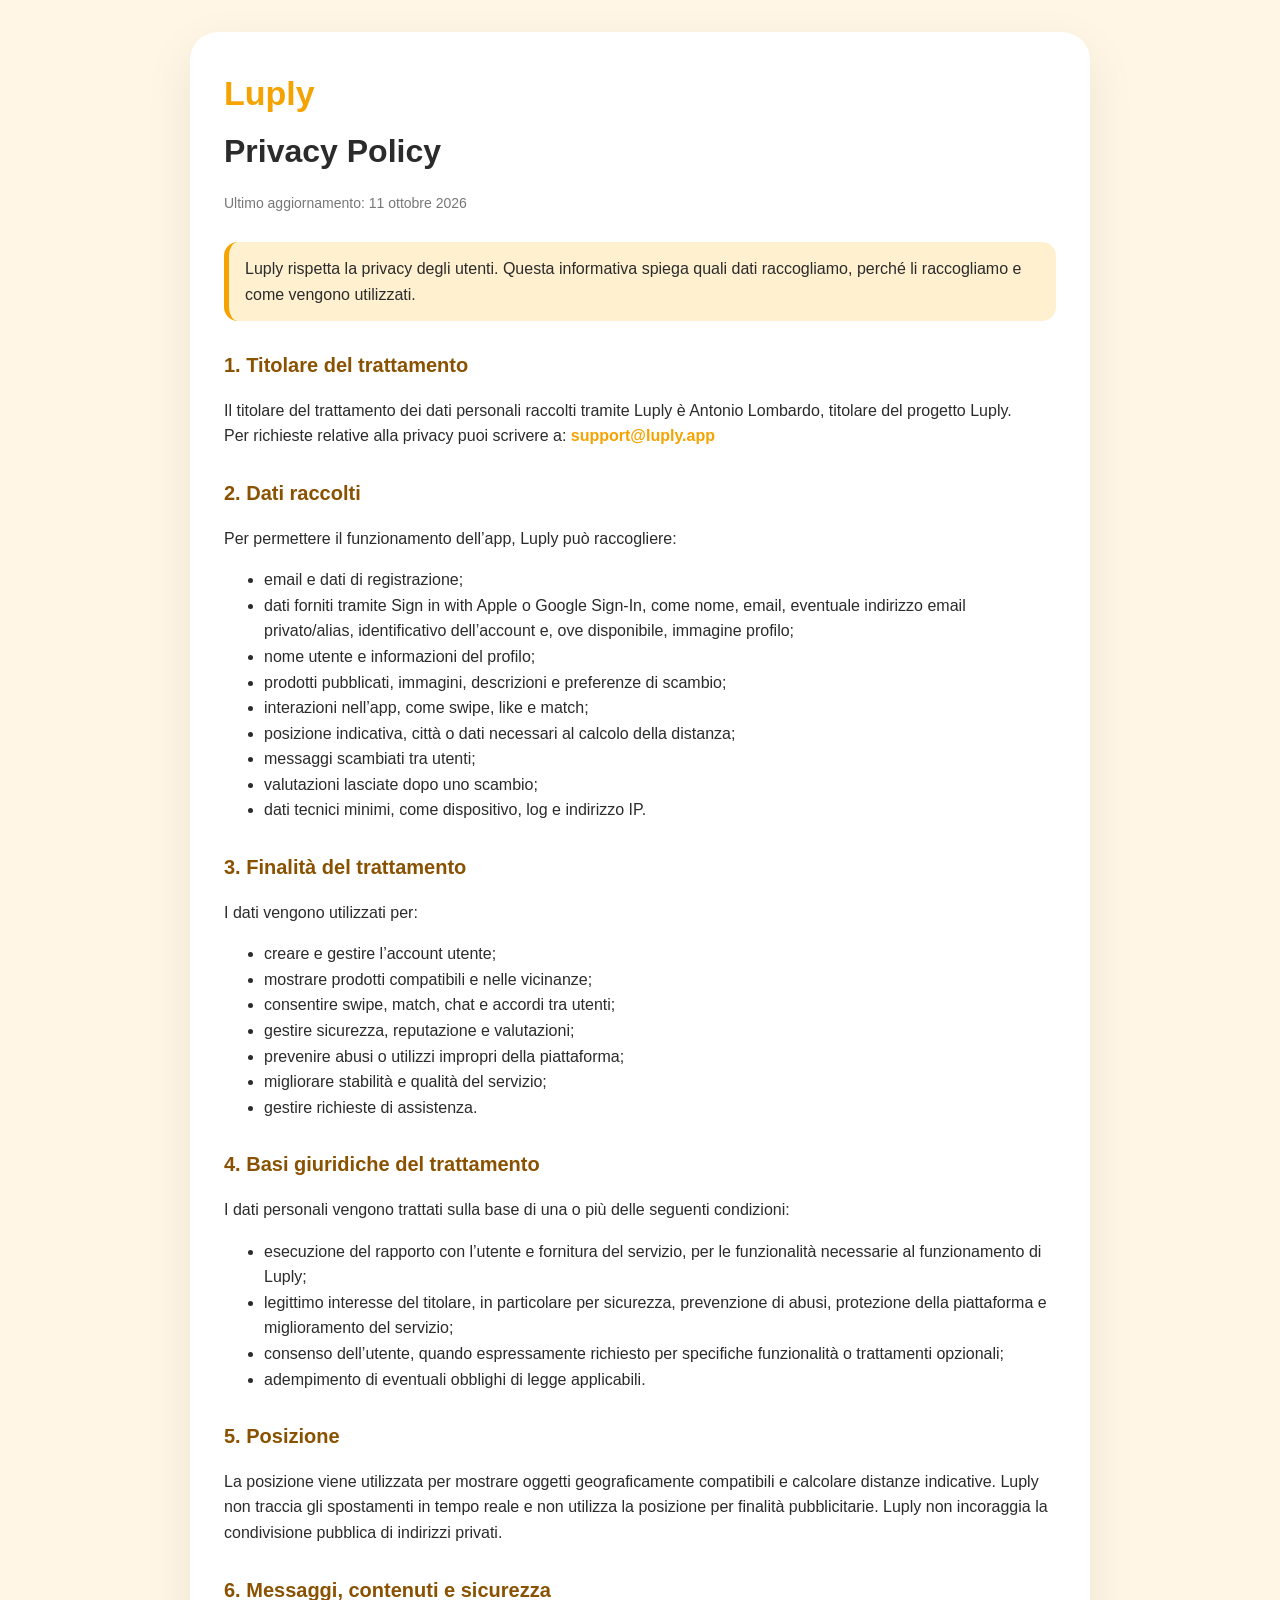
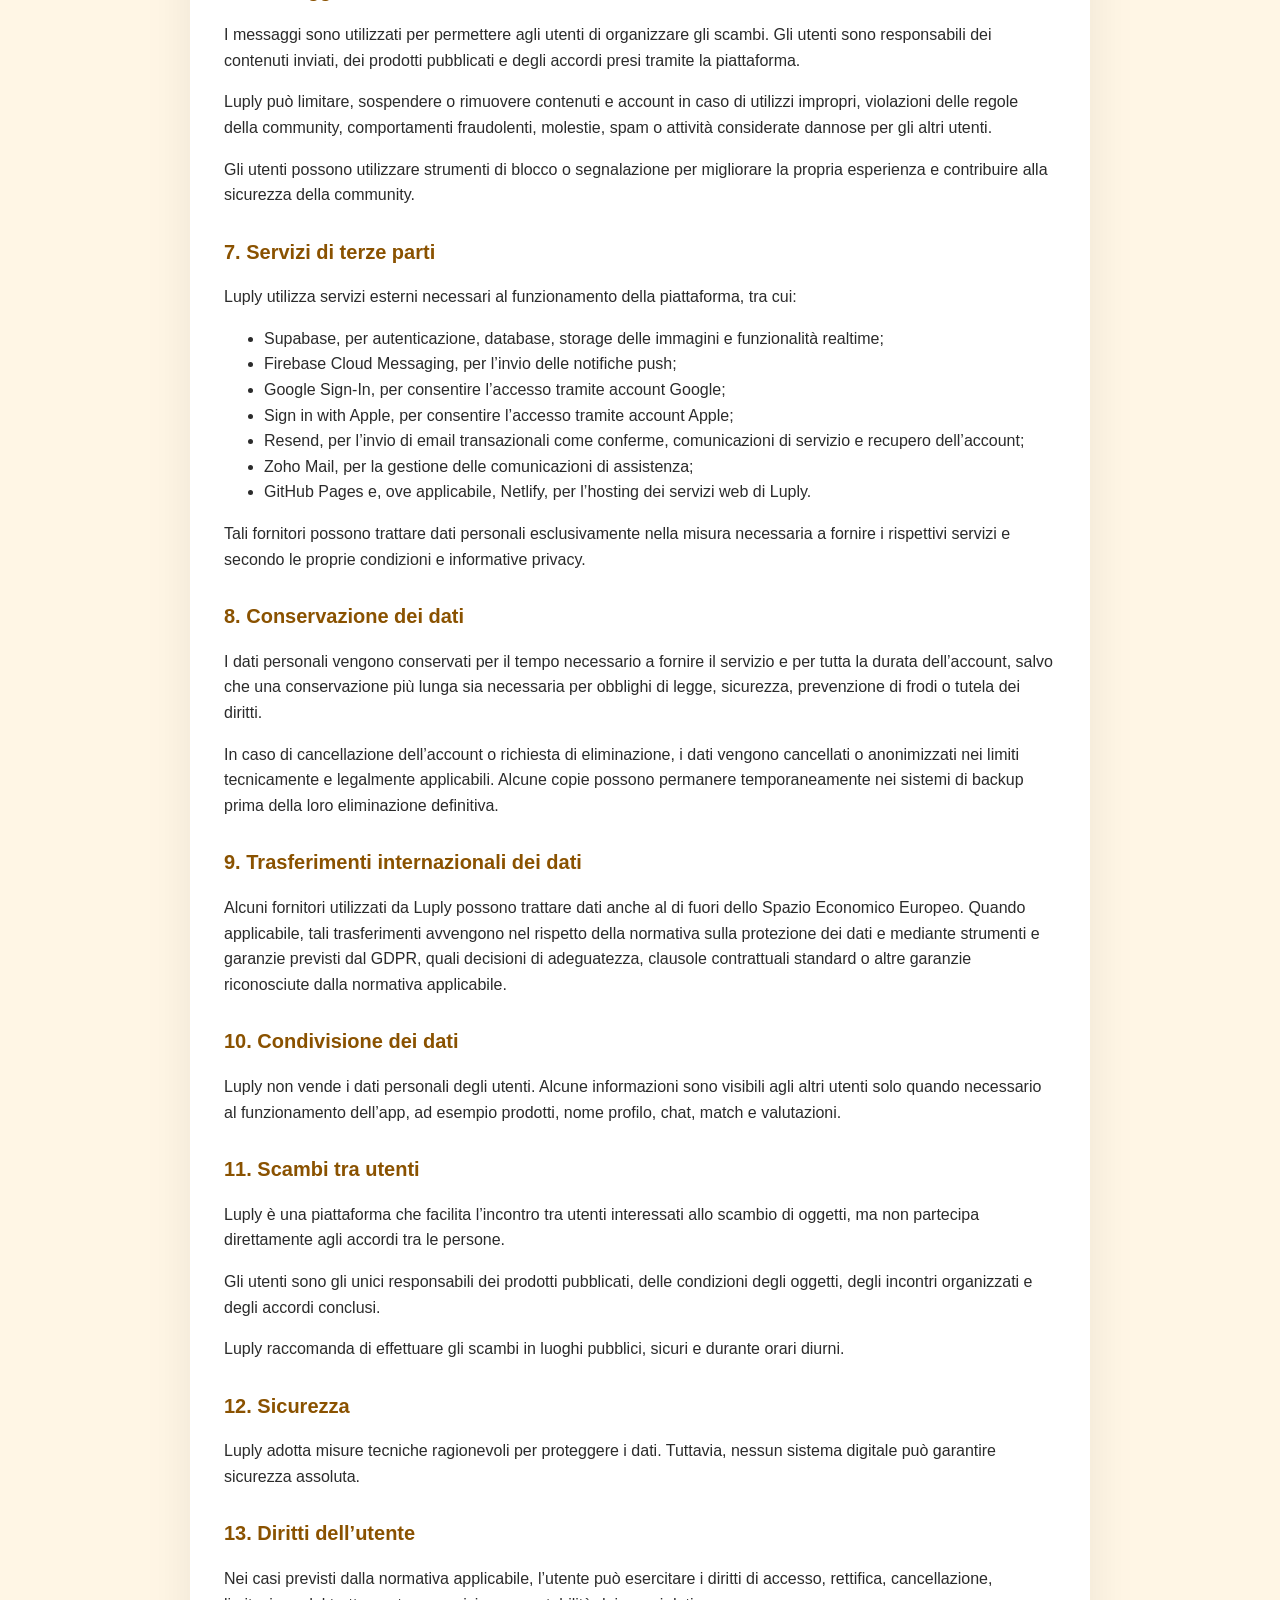
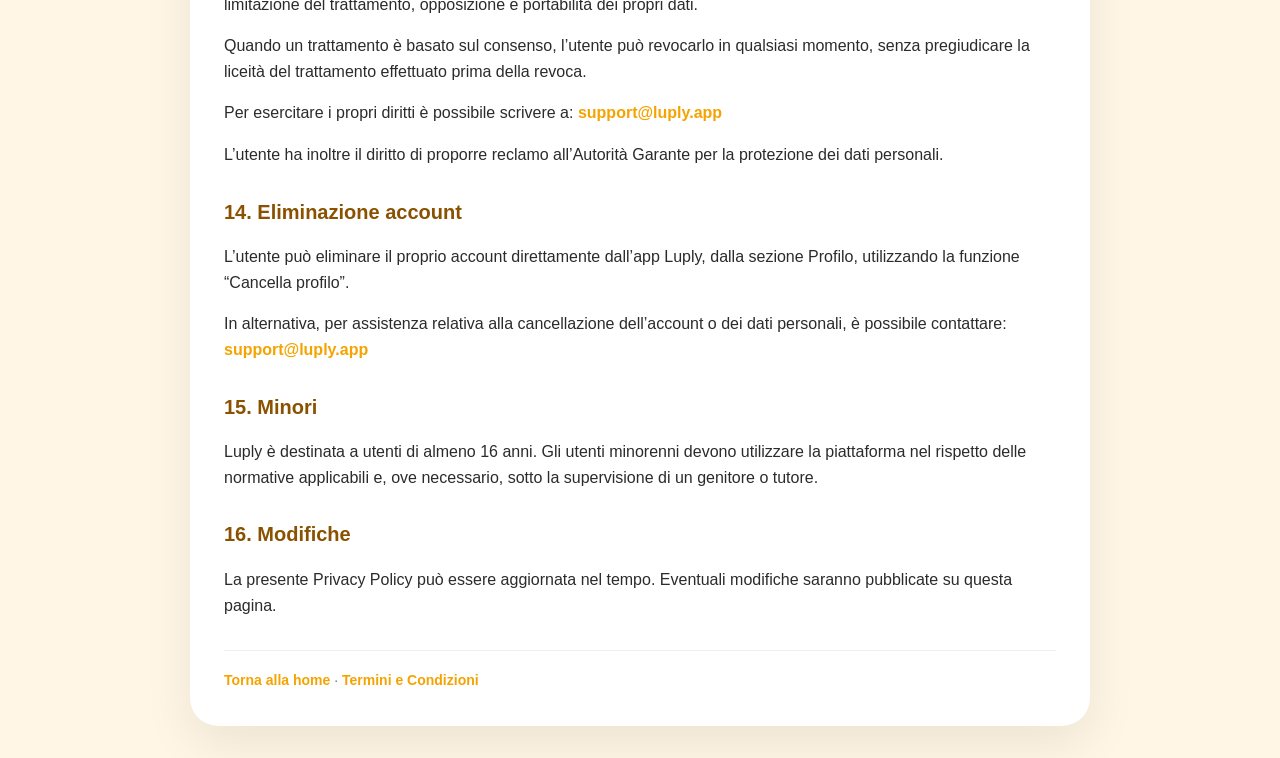
<file: privacy.html>
<!DOCTYPE html>
<html lang="it">
<head>
  <meta charset="UTF-8" />
  <meta name="viewport" content="width=device-width, initial-scale=1.0" />
  <title>Luply - Privacy Policy</title>

  <style>
    body {
      margin: 0;
      font-family: -apple-system, BlinkMacSystemFont, "Segoe UI", sans-serif;
      background: #fff6e5;
      color: #2b2b2b;
      line-height: 1.6;
    }

    .container {
      max-width: 900px;
      margin: 0 auto;
      padding: 32px 18px;
    }

    .card {
      background: #ffffff;
      border-radius: 28px;
      padding: 34px;
      box-shadow: 0 18px 50px rgba(0,0,0,0.08);
    }

    .brand {
      color: #f4a300;
      font-weight: 900;
      font-size: 34px;
      margin-bottom: 6px;
    }

    h1 {
      font-size: 32px;
      margin: 0 0 8px;
    }

    h2 {
      margin-top: 28px;
      color: #8a5200;
      font-size: 20px;
    }

    p, li {
      font-size: 16px;
    }

    .updated {
      color: #777;
      font-size: 14px;
      margin-bottom: 28px;
    }

    .highlight {
      background: #fff1d0;
      border-left: 5px solid #f4a300;
      padding: 14px 16px;
      border-radius: 14px;
      margin: 22px 0;
    }

    a {
      color: #f4a300;
      font-weight: 700;
      text-decoration: none;
    }

    .footer {
      margin-top: 32px;
      padding-top: 18px;
      border-top: 1px solid #eee;
      color: #777;
      font-size: 14px;
    }
  </style>
</head>

<body>
  <main class="container">
    <section class="card">

      <div class="brand">Luply</div>

      <h1>Privacy Policy</h1>

      <p class="updated">
        Ultimo aggiornamento: 11 ottobre 2026
      </p>

      <div class="highlight">
        Luply rispetta la privacy degli utenti. Questa informativa spiega quali dati raccogliamo, perché li raccogliamo e come vengono utilizzati.
      </div>

      <h2>1. Titolare del trattamento</h2>

      <p>
        Il titolare del trattamento dei dati personali raccolti tramite Luply è Antonio Lombardo,
        titolare del progetto Luply.
        <br />
        Per richieste relative alla privacy puoi scrivere a:
        <a href="mailto:support@luply.app">support@luply.app</a>
      </p>

      <h2>2. Dati raccolti</h2>

      <p>
        Per permettere il funzionamento dell’app, Luply può raccogliere:
      </p>

      <ul>
        <li>email e dati di registrazione;</li>

        <li>
          dati forniti tramite Sign in with Apple o Google Sign-In, come nome, email,
          eventuale indirizzo email privato/alias, identificativo dell’account e,
          ove disponibile, immagine profilo;
        </li>

        <li>nome utente e informazioni del profilo;</li>
        <li>prodotti pubblicati, immagini, descrizioni e preferenze di scambio;</li>
        <li>interazioni nell’app, come swipe, like e match;</li>
        <li>posizione indicativa, città o dati necessari al calcolo della distanza;</li>
        <li>messaggi scambiati tra utenti;</li>
        <li>valutazioni lasciate dopo uno scambio;</li>
        <li>dati tecnici minimi, come dispositivo, log e indirizzo IP.</li>
      </ul>

      <h2>3. Finalità del trattamento</h2>

      <p>I dati vengono utilizzati per:</p>

      <ul>
        <li>creare e gestire l’account utente;</li>
        <li>mostrare prodotti compatibili e nelle vicinanze;</li>
        <li>consentire swipe, match, chat e accordi tra utenti;</li>
        <li>gestire sicurezza, reputazione e valutazioni;</li>
        <li>prevenire abusi o utilizzi impropri della piattaforma;</li>
        <li>migliorare stabilità e qualità del servizio;</li>
        <li>gestire richieste di assistenza.</li>
      </ul>

      <h2>4. Basi giuridiche del trattamento</h2>

<p>
  I dati personali vengono trattati sulla base di una o più delle seguenti condizioni:
</p>

<ul>
  <li>
    esecuzione del rapporto con l’utente e fornitura del servizio,
    per le funzionalità necessarie al funzionamento di Luply;
  </li>
  <li>
    legittimo interesse del titolare, in particolare per sicurezza,
    prevenzione di abusi, protezione della piattaforma e miglioramento del servizio;
  </li>
  <li>
    consenso dell’utente, quando espressamente richiesto per specifiche funzionalità
    o trattamenti opzionali;
  </li>
  <li>
    adempimento di eventuali obblighi di legge applicabili.
  </li>
</ul>

      <h2>5. Posizione</h2>

      <p>
        La posizione viene utilizzata per mostrare oggetti geograficamente compatibili e calcolare distanze indicative.
        Luply non traccia gli spostamenti in tempo reale e non utilizza la posizione per finalità pubblicitarie.
        Luply non incoraggia la condivisione pubblica di indirizzi privati.
      </p>

      <h2>6. Messaggi, contenuti e sicurezza</h2>

      <p>
        I messaggi sono utilizzati per permettere agli utenti di organizzare gli scambi.
        Gli utenti sono responsabili dei contenuti inviati, dei prodotti pubblicati e degli accordi presi tramite la piattaforma.
      </p>

      <p>
        Luply può limitare, sospendere o rimuovere contenuti e account in caso di utilizzi impropri,
        violazioni delle regole della community, comportamenti fraudolenti, molestie, spam o attività considerate dannose per gli altri utenti.
      </p>

      <p>
        Gli utenti possono utilizzare strumenti di blocco o segnalazione per migliorare la propria esperienza e contribuire alla sicurezza della community.
      </p>

     <h2>7. Servizi di terze parti</h2>

<p>
  Luply utilizza servizi esterni necessari al funzionamento della piattaforma, tra cui:
</p>

<ul>
  <li>Supabase, per autenticazione, database, storage delle immagini e funzionalità realtime;</li>
  <li>Firebase Cloud Messaging, per l’invio delle notifiche push;</li>
  <li>Google Sign-In, per consentire l’accesso tramite account Google;</li>
  <li>Sign in with Apple, per consentire l’accesso tramite account Apple;</li>
  <li>Resend, per l’invio di email transazionali come conferme, comunicazioni di servizio e recupero dell’account;</li>
  <li>Zoho Mail, per la gestione delle comunicazioni di assistenza;</li>
  <li>GitHub Pages e, ove applicabile, Netlify, per l’hosting dei servizi web di Luply.</li>
</ul>

<p>
  Tali fornitori possono trattare dati personali esclusivamente nella misura necessaria
  a fornire i rispettivi servizi e secondo le proprie condizioni e informative privacy.
</p>

      <h2>8. Conservazione dei dati</h2>

<p>
  I dati personali vengono conservati per il tempo necessario a fornire il servizio
  e per tutta la durata dell’account, salvo che una conservazione più lunga sia
  necessaria per obblighi di legge, sicurezza, prevenzione di frodi o tutela dei diritti.
</p>

<p>
  In caso di cancellazione dell’account o richiesta di eliminazione,
  i dati vengono cancellati o anonimizzati nei limiti tecnicamente e legalmente applicabili.
  Alcune copie possono permanere temporaneamente nei sistemi di backup prima della loro
  eliminazione definitiva.
</p>

      <h2>9. Trasferimenti internazionali dei dati</h2>

<p>
  Alcuni fornitori utilizzati da Luply possono trattare dati anche al di fuori
  dello Spazio Economico Europeo.
  Quando applicabile, tali trasferimenti avvengono nel rispetto della normativa
  sulla protezione dei dati e mediante strumenti e garanzie previsti dal GDPR,
  quali decisioni di adeguatezza, clausole contrattuali standard o altre
  garanzie riconosciute dalla normativa applicabile.
</p>

      <h2>10. Condivisione dei dati</h2>

      <p>
        Luply non vende i dati personali degli utenti.
        Alcune informazioni sono visibili agli altri utenti solo quando necessario al funzionamento dell’app,
        ad esempio prodotti, nome profilo, chat, match e valutazioni.
      </p>

      <h2>11. Scambi tra utenti</h2>

      <p>
        Luply è una piattaforma che facilita l’incontro tra utenti interessati allo scambio di oggetti,
        ma non partecipa direttamente agli accordi tra le persone.
      </p>

      <p>
        Gli utenti sono gli unici responsabili dei prodotti pubblicati,
        delle condizioni degli oggetti, degli incontri organizzati e degli accordi conclusi.
      </p>

      <p>
        Luply raccomanda di effettuare gli scambi in luoghi pubblici,
        sicuri e durante orari diurni.
      </p>

      <h2>12. Sicurezza</h2>

      <p>
        Luply adotta misure tecniche ragionevoli per proteggere i dati.
        Tuttavia, nessun sistema digitale può garantire sicurezza assoluta.
      </p>

      <h2>13. Diritti dell’utente</h2>

<p>
  Nei casi previsti dalla normativa applicabile, l’utente può esercitare i diritti
  di accesso, rettifica, cancellazione, limitazione del trattamento,
  opposizione e portabilità dei propri dati.
</p>

<p>
  Quando un trattamento è basato sul consenso, l’utente può revocarlo in qualsiasi momento,
  senza pregiudicare la liceità del trattamento effettuato prima della revoca.
</p>

<p>
  Per esercitare i propri diritti è possibile scrivere a:
  <a href="mailto:support@luply.app">support@luply.app</a>
</p>

<p>
  L’utente ha inoltre il diritto di proporre reclamo all’Autorità Garante
  per la protezione dei dati personali.
</p>

     <h2>14. Eliminazione account</h2>

<p>
  L’utente può eliminare il proprio account direttamente dall’app Luply,
  dalla sezione Profilo, utilizzando la funzione “Cancella profilo”.
</p>

<p>
  In alternativa, per assistenza relativa alla cancellazione dell’account
  o dei dati personali, è possibile contattare:
  <a href="mailto:support@luply.app">support@luply.app</a>
</p>

      <h2>15. Minori</h2>

      <p>
        Luply è destinata a utenti di almeno 16 anni.
        Gli utenti minorenni devono utilizzare la piattaforma nel rispetto delle normative applicabili e,
        ove necessario, sotto la supervisione di un genitore o tutore.
      </p>

      <h2>16. Modifiche</h2>

      <p>
        La presente Privacy Policy può essere aggiornata nel tempo.
        Eventuali modifiche saranno pubblicate su questa pagina.
      </p>

      <div class="footer">
        <a href="/">Torna alla home</a>
        ·
        <a href="/terms.html">Termini e Condizioni</a>
      </div>

    </section>
  </main>
</body>
</html>
</file>
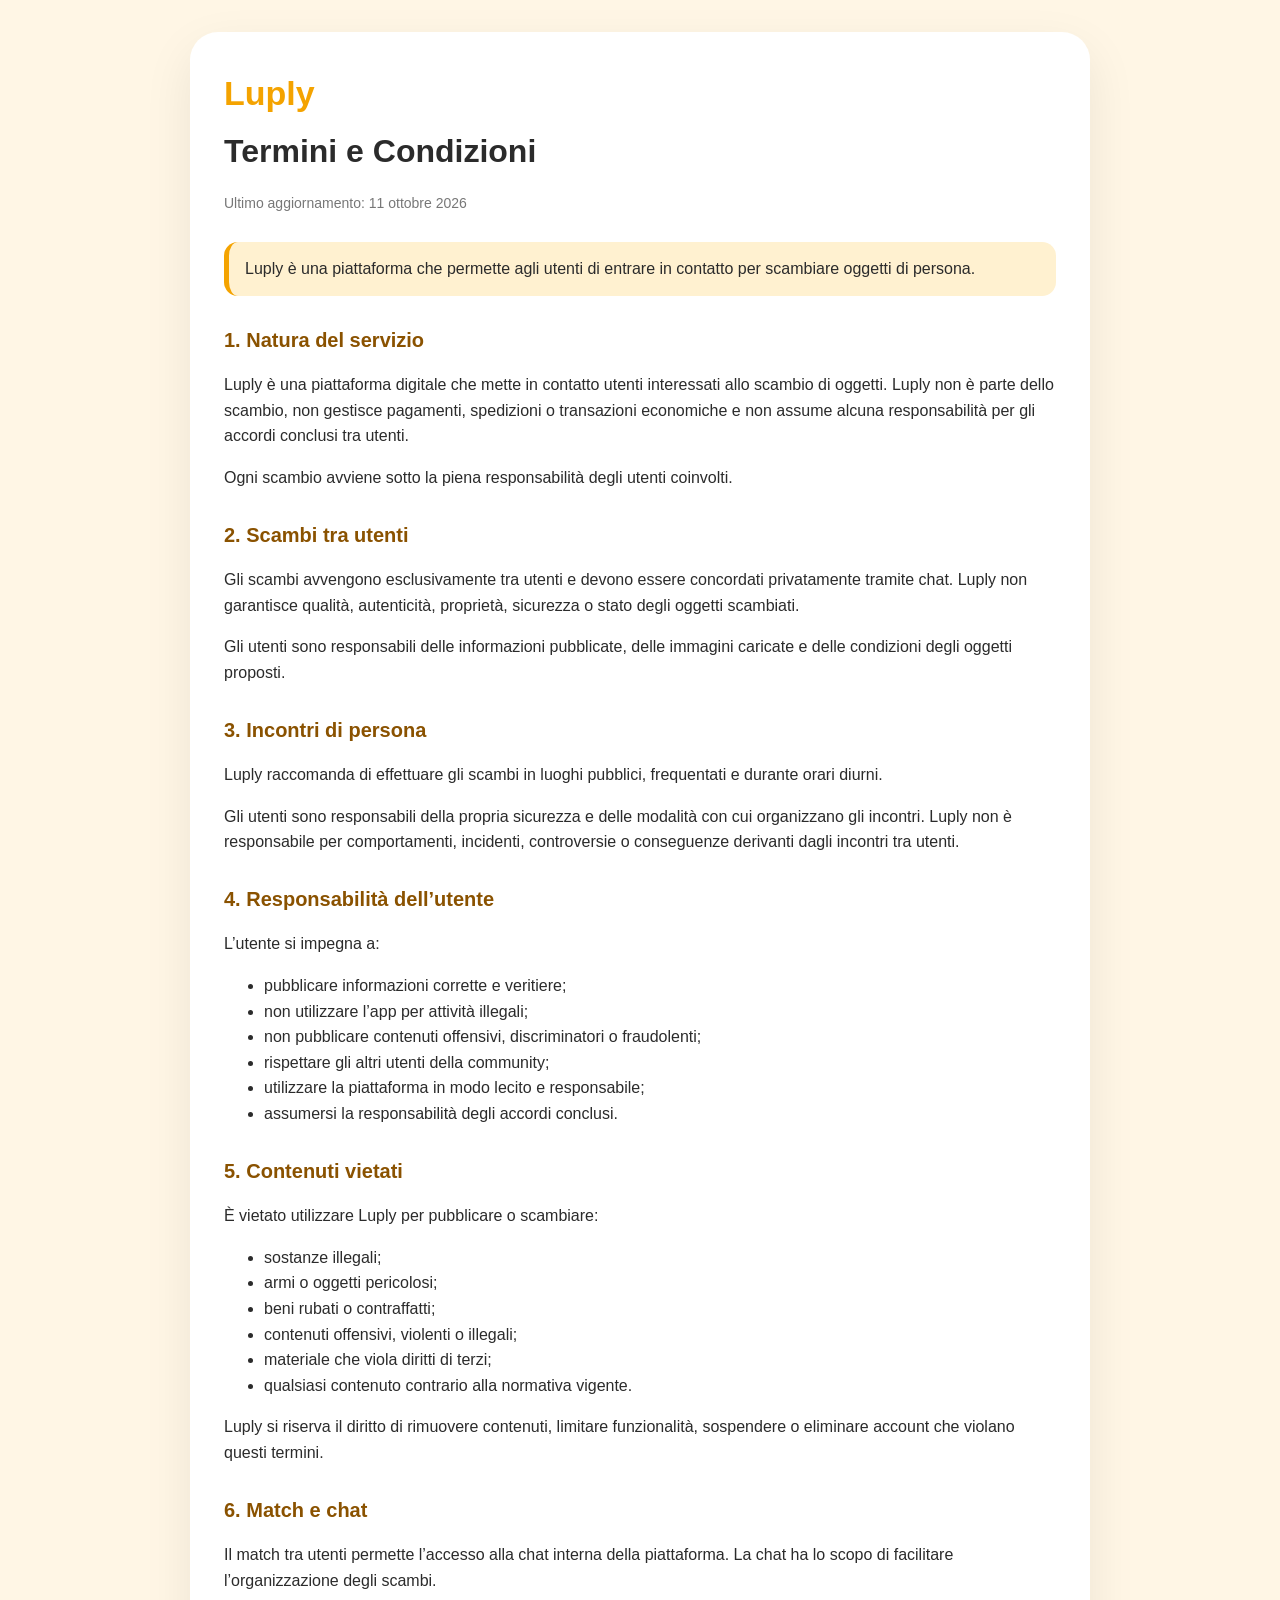
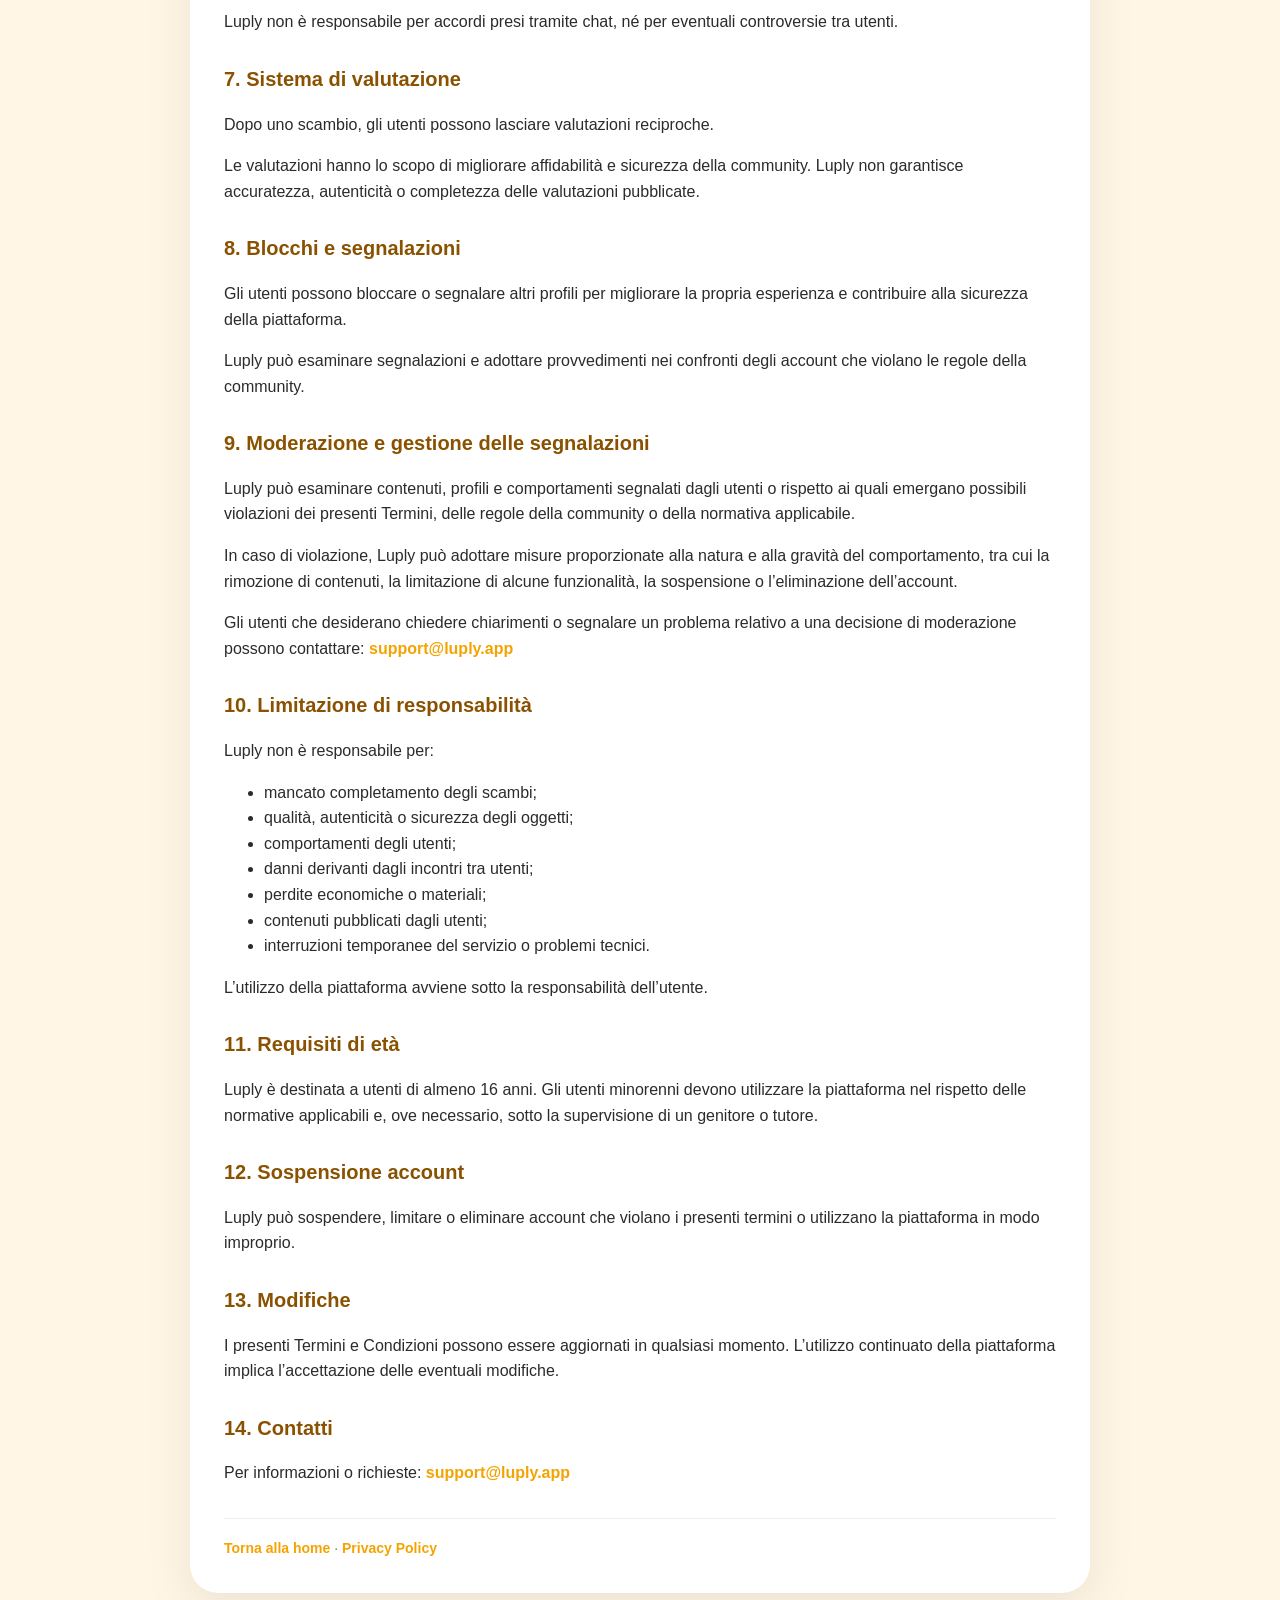
<file: terms.html>
<!DOCTYPE html>
<html lang="it">
<head>
  <meta charset="UTF-8" />
  <meta name="viewport" content="width=device-width, initial-scale=1.0" />
  <title>Luply - Termini e Condizioni</title>

  <style>
    body {
      margin: 0;
      font-family: -apple-system, BlinkMacSystemFont, "Segoe UI", sans-serif;
      background: #fff6e5;
      color: #2b2b2b;
      line-height: 1.6;
    }

    .container {
      max-width: 900px;
      margin: 0 auto;
      padding: 32px 18px;
    }

    .card {
      background: #ffffff;
      border-radius: 28px;
      padding: 34px;
      box-shadow: 0 18px 50px rgba(0,0,0,0.08);
    }

    .brand {
      color: #f4a300;
      font-weight: 900;
      font-size: 34px;
      margin-bottom: 6px;
    }

    h1 {
      font-size: 32px;
      margin: 0 0 8px;
    }

    h2 {
      margin-top: 28px;
      color: #8a5200;
      font-size: 20px;
    }

    p, li {
      font-size: 16px;
    }

    .updated {
      color: #777;
      font-size: 14px;
      margin-bottom: 28px;
    }

    .highlight {
      background: #fff1d0;
      border-left: 5px solid #f4a300;
      padding: 14px 16px;
      border-radius: 14px;
      margin: 22px 0;
    }

    a {
      color: #f4a300;
      font-weight: 700;
      text-decoration: none;
    }

    .footer {
      margin-top: 32px;
      padding-top: 18px;
      border-top: 1px solid #eee;
      color: #777;
      font-size: 14px;
    }
  </style>
</head>

<body>
  <main class="container">
    <section class="card">

      <div class="brand">Luply</div>

      <h1>Termini e Condizioni</h1>

      <p class="updated">
        Ultimo aggiornamento: 11 ottobre 2026
      </p>

      <div class="highlight">
        Luply è una piattaforma che permette agli utenti di entrare in contatto per scambiare oggetti di persona.
      </div>

      <h2>1. Natura del servizio</h2>

      <p>
        Luply è una piattaforma digitale che mette in contatto utenti interessati allo scambio di oggetti.
        Luply non è parte dello scambio, non gestisce pagamenti, spedizioni o transazioni economiche e non assume alcuna responsabilità per gli accordi conclusi tra utenti.
      </p>

      <p>
        Ogni scambio avviene sotto la piena responsabilità degli utenti coinvolti.
      </p>

      <h2>2. Scambi tra utenti</h2>

      <p>
        Gli scambi avvengono esclusivamente tra utenti e devono essere concordati privatamente tramite chat.
        Luply non garantisce qualità, autenticità, proprietà, sicurezza o stato degli oggetti scambiati.
      </p>

      <p>
        Gli utenti sono responsabili delle informazioni pubblicate, delle immagini caricate e delle condizioni degli oggetti proposti.
      </p>

      <h2>3. Incontri di persona</h2>

      <p>
        Luply raccomanda di effettuare gli scambi in luoghi pubblici, frequentati e durante orari diurni.
      </p>

      <p>
        Gli utenti sono responsabili della propria sicurezza e delle modalità con cui organizzano gli incontri.
        Luply non è responsabile per comportamenti, incidenti, controversie o conseguenze derivanti dagli incontri tra utenti.
      </p>

      <h2>4. Responsabilità dell’utente</h2>

      <p>L’utente si impegna a:</p>

      <ul>
        <li>pubblicare informazioni corrette e veritiere;</li>
        <li>non utilizzare l’app per attività illegali;</li>
        <li>non pubblicare contenuti offensivi, discriminatori o fraudolenti;</li>
        <li>rispettare gli altri utenti della community;</li>
        <li>utilizzare la piattaforma in modo lecito e responsabile;</li>
        <li>assumersi la responsabilità degli accordi conclusi.</li>
      </ul>

      <h2>5. Contenuti vietati</h2>

      <p>
        È vietato utilizzare Luply per pubblicare o scambiare:
      </p>

      <ul>
        <li>sostanze illegali;</li>
        <li>armi o oggetti pericolosi;</li>
        <li>beni rubati o contraffatti;</li>
        <li>contenuti offensivi, violenti o illegali;</li>
        <li>materiale che viola diritti di terzi;</li>
        <li>qualsiasi contenuto contrario alla normativa vigente.</li>
      </ul>

      <p>
        Luply si riserva il diritto di rimuovere contenuti, limitare funzionalità,
        sospendere o eliminare account che violano questi termini.
      </p>

      <h2>6. Match e chat</h2>

      <p>
        Il match tra utenti permette l’accesso alla chat interna della piattaforma.
        La chat ha lo scopo di facilitare l’organizzazione degli scambi.
      </p>

      <p>
        Luply non è responsabile per accordi presi tramite chat,
        né per eventuali controversie tra utenti.
      </p>

      <h2>7. Sistema di valutazione</h2>

      <p>
        Dopo uno scambio, gli utenti possono lasciare valutazioni reciproche.
      </p>

      <p>
        Le valutazioni hanno lo scopo di migliorare affidabilità e sicurezza della community.
        Luply non garantisce accuratezza, autenticità o completezza delle valutazioni pubblicate.
      </p>

      <h2>8. Blocchi e segnalazioni</h2>

      <p>
        Gli utenti possono bloccare o segnalare altri profili per migliorare la propria esperienza e contribuire alla sicurezza della piattaforma.
      </p>

      <p>
        Luply può esaminare segnalazioni e adottare provvedimenti nei confronti degli account che violano le regole della community.
      </p>

      <h2>9. Moderazione e gestione delle segnalazioni</h2>

<p>
  Luply può esaminare contenuti, profili e comportamenti segnalati dagli utenti
  o rispetto ai quali emergano possibili violazioni dei presenti Termini,
  delle regole della community o della normativa applicabile.
</p>

<p>
  In caso di violazione, Luply può adottare misure proporzionate alla natura
  e alla gravità del comportamento, tra cui la rimozione di contenuti,
  la limitazione di alcune funzionalità, la sospensione o l’eliminazione dell’account.
</p>

<p>
  Gli utenti che desiderano chiedere chiarimenti o segnalare un problema relativo
  a una decisione di moderazione possono contattare:
  <a href="mailto:support@luply.app">support@luply.app</a>
</p>

      <h2>10. Limitazione di responsabilità</h2>

      <p>
        Luply non è responsabile per:
      </p>

      <ul>
        <li>mancato completamento degli scambi;</li>
        <li>qualità, autenticità o sicurezza degli oggetti;</li>
        <li>comportamenti degli utenti;</li>
        <li>danni derivanti dagli incontri tra utenti;</li>
        <li>perdite economiche o materiali;</li>
        <li>contenuti pubblicati dagli utenti;</li>
        <li>interruzioni temporanee del servizio o problemi tecnici.</li>
      </ul>

      <p>
        L’utilizzo della piattaforma avviene sotto la responsabilità dell’utente.
      </p>

      <h2>11. Requisiti di età</h2>

      <p>
        Luply è destinata a utenti di almeno 16 anni.
        Gli utenti minorenni devono utilizzare la piattaforma nel rispetto delle normative applicabili e,
        ove necessario, sotto la supervisione di un genitore o tutore.
      </p>

      <h2>12. Sospensione account</h2>

      <p>
        Luply può sospendere, limitare o eliminare account che violano i presenti termini
        o utilizzano la piattaforma in modo improprio.
      </p>

      <h2>13. Modifiche</h2>

      <p>
        I presenti Termini e Condizioni possono essere aggiornati in qualsiasi momento.
        L’utilizzo continuato della piattaforma implica l’accettazione delle eventuali modifiche.
      </p>

      <h2>14. Contatti</h2>

      <p>
        Per informazioni o richieste:
        <a href="mailto:support@luply.app">support@luply.app</a>
      </p>

      <div class="footer">
        <a href="/">Torna alla home</a>
        ·
        <a href="/privacy.html">Privacy Policy</a>
      </div>

    </section>
  </main>
</body>
</html>
</file>
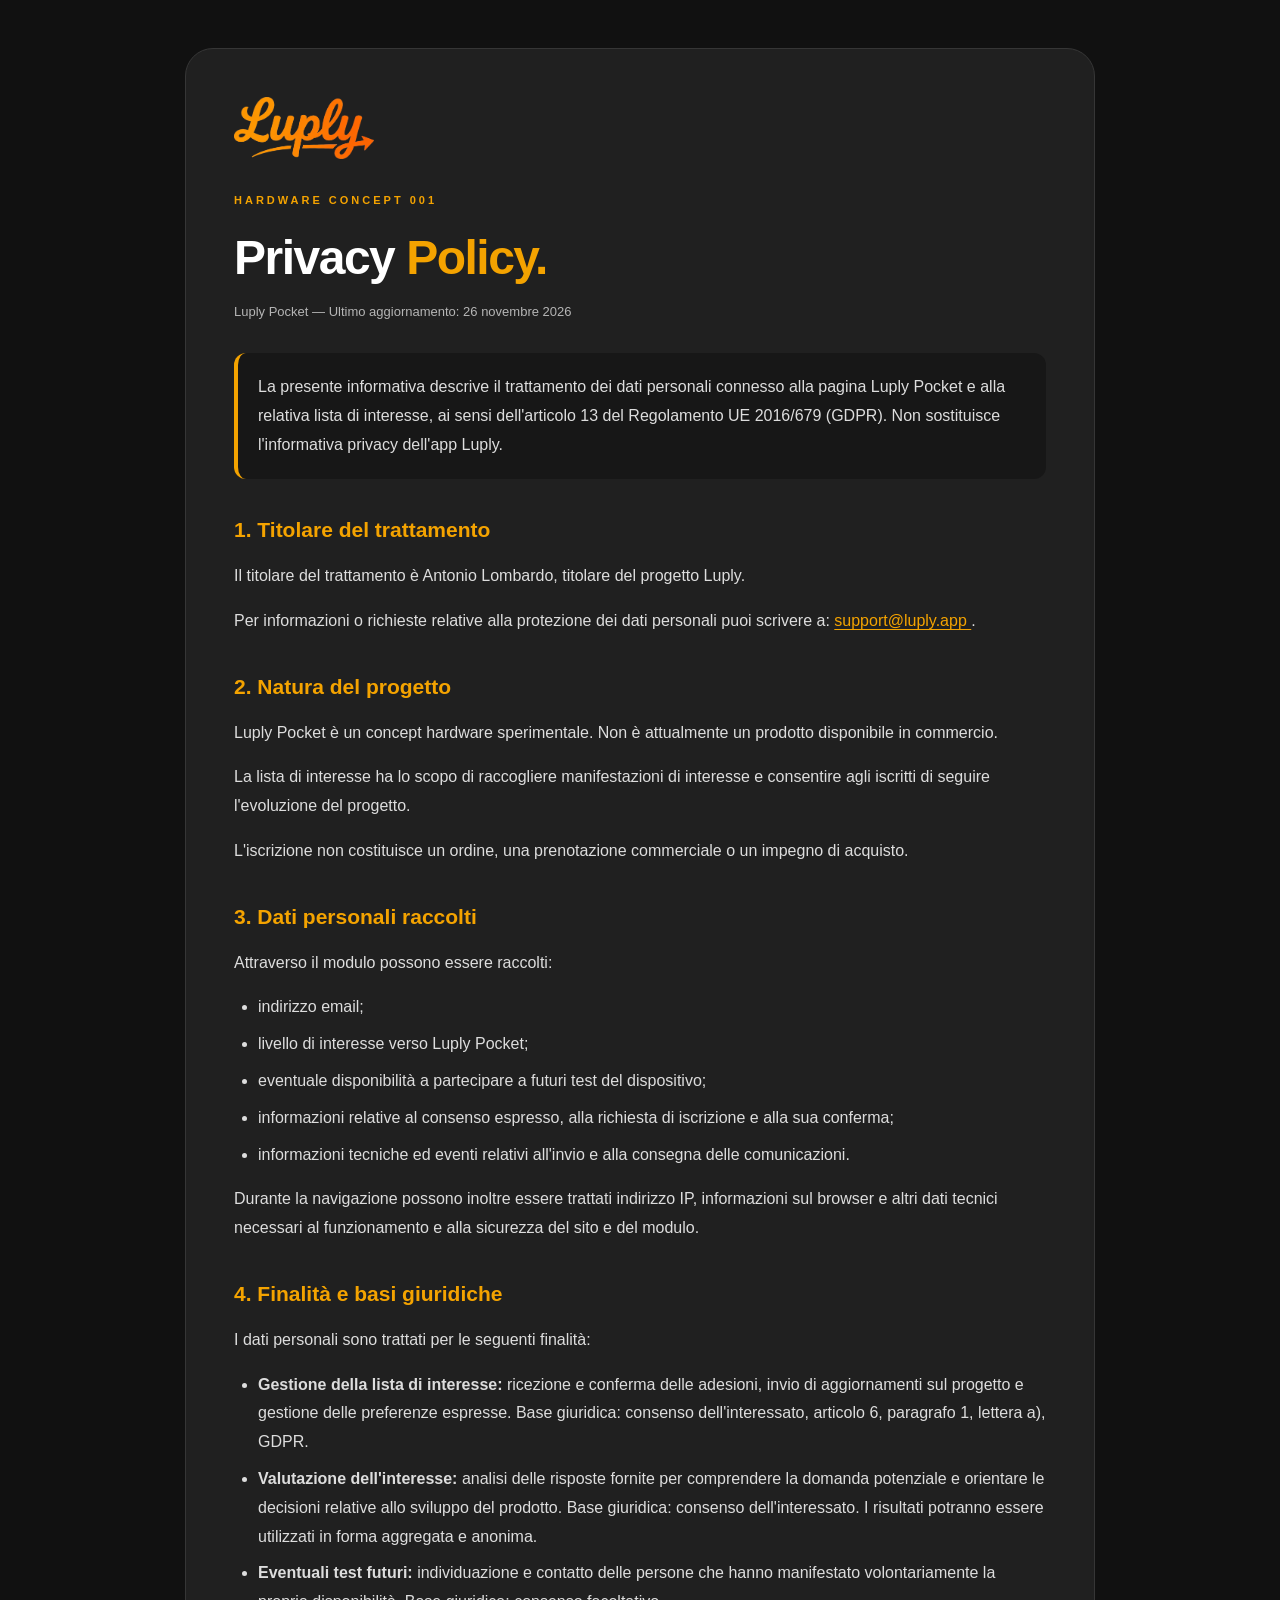
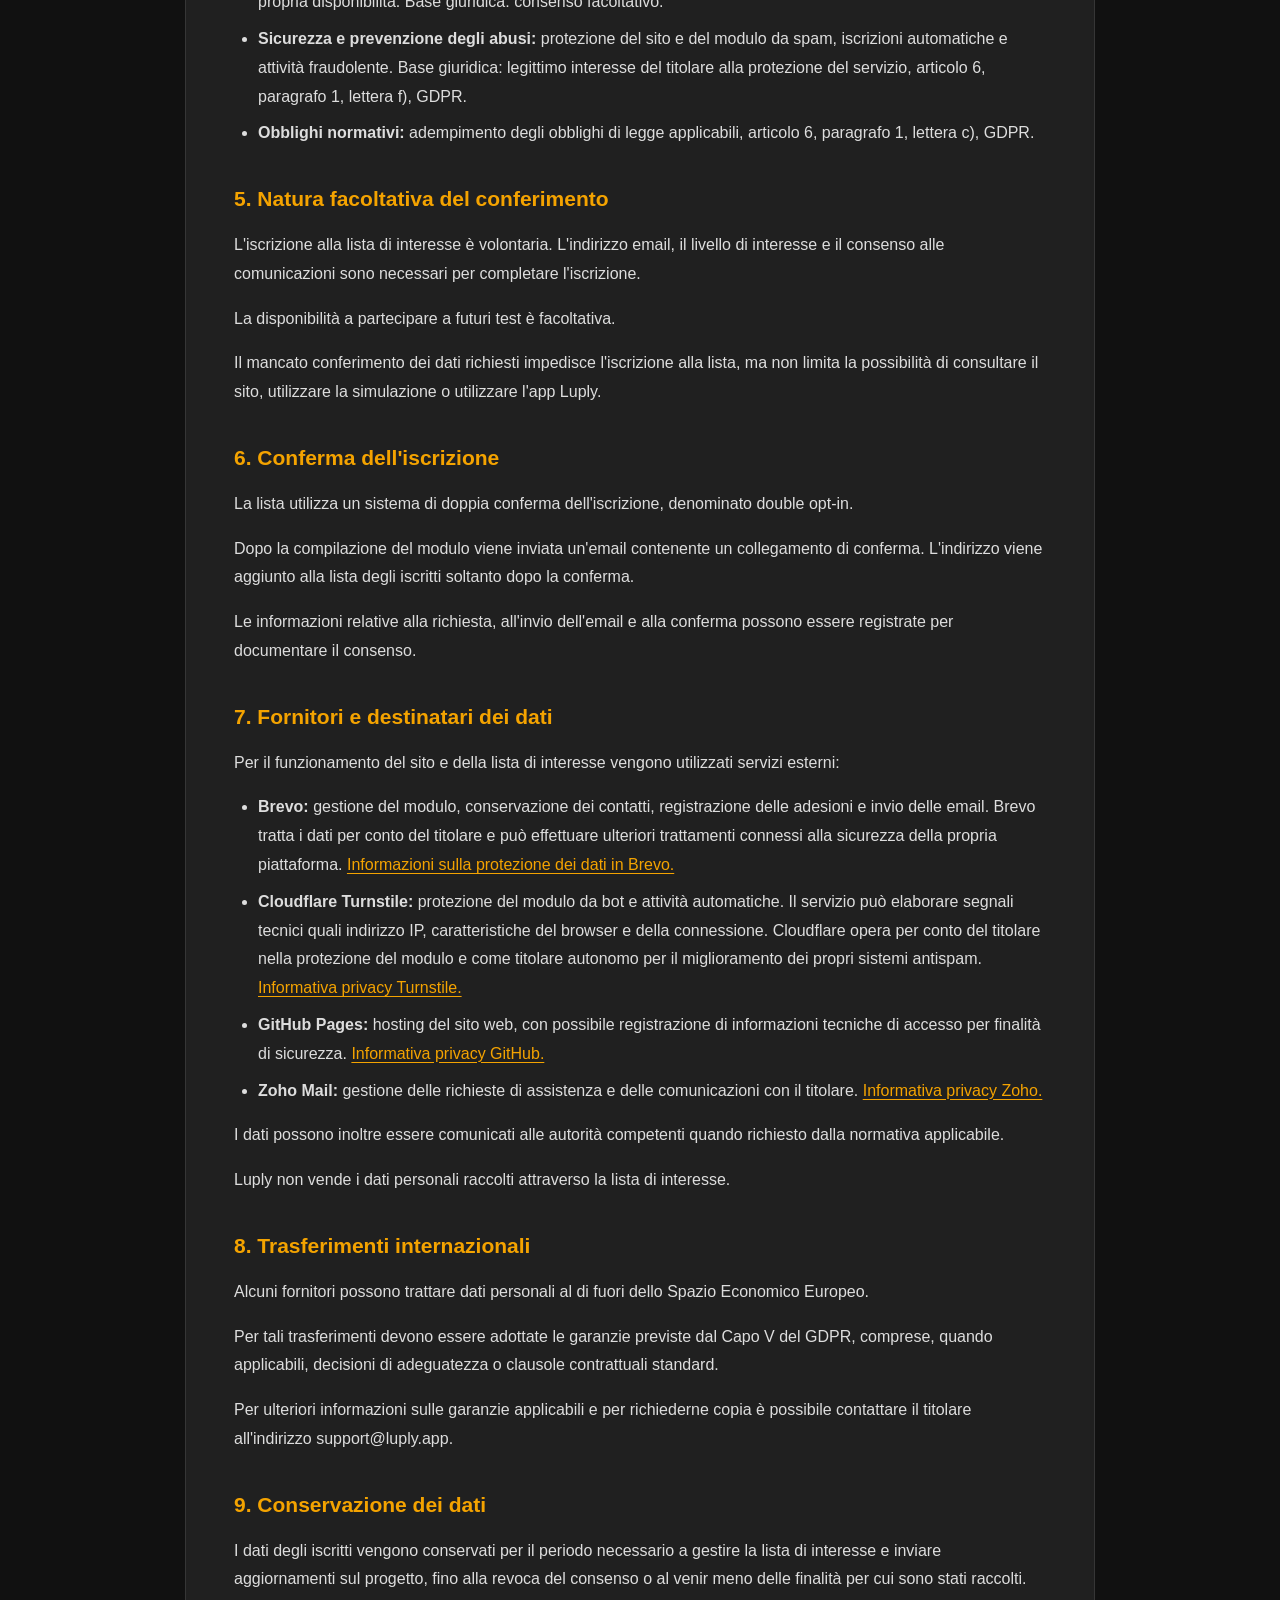
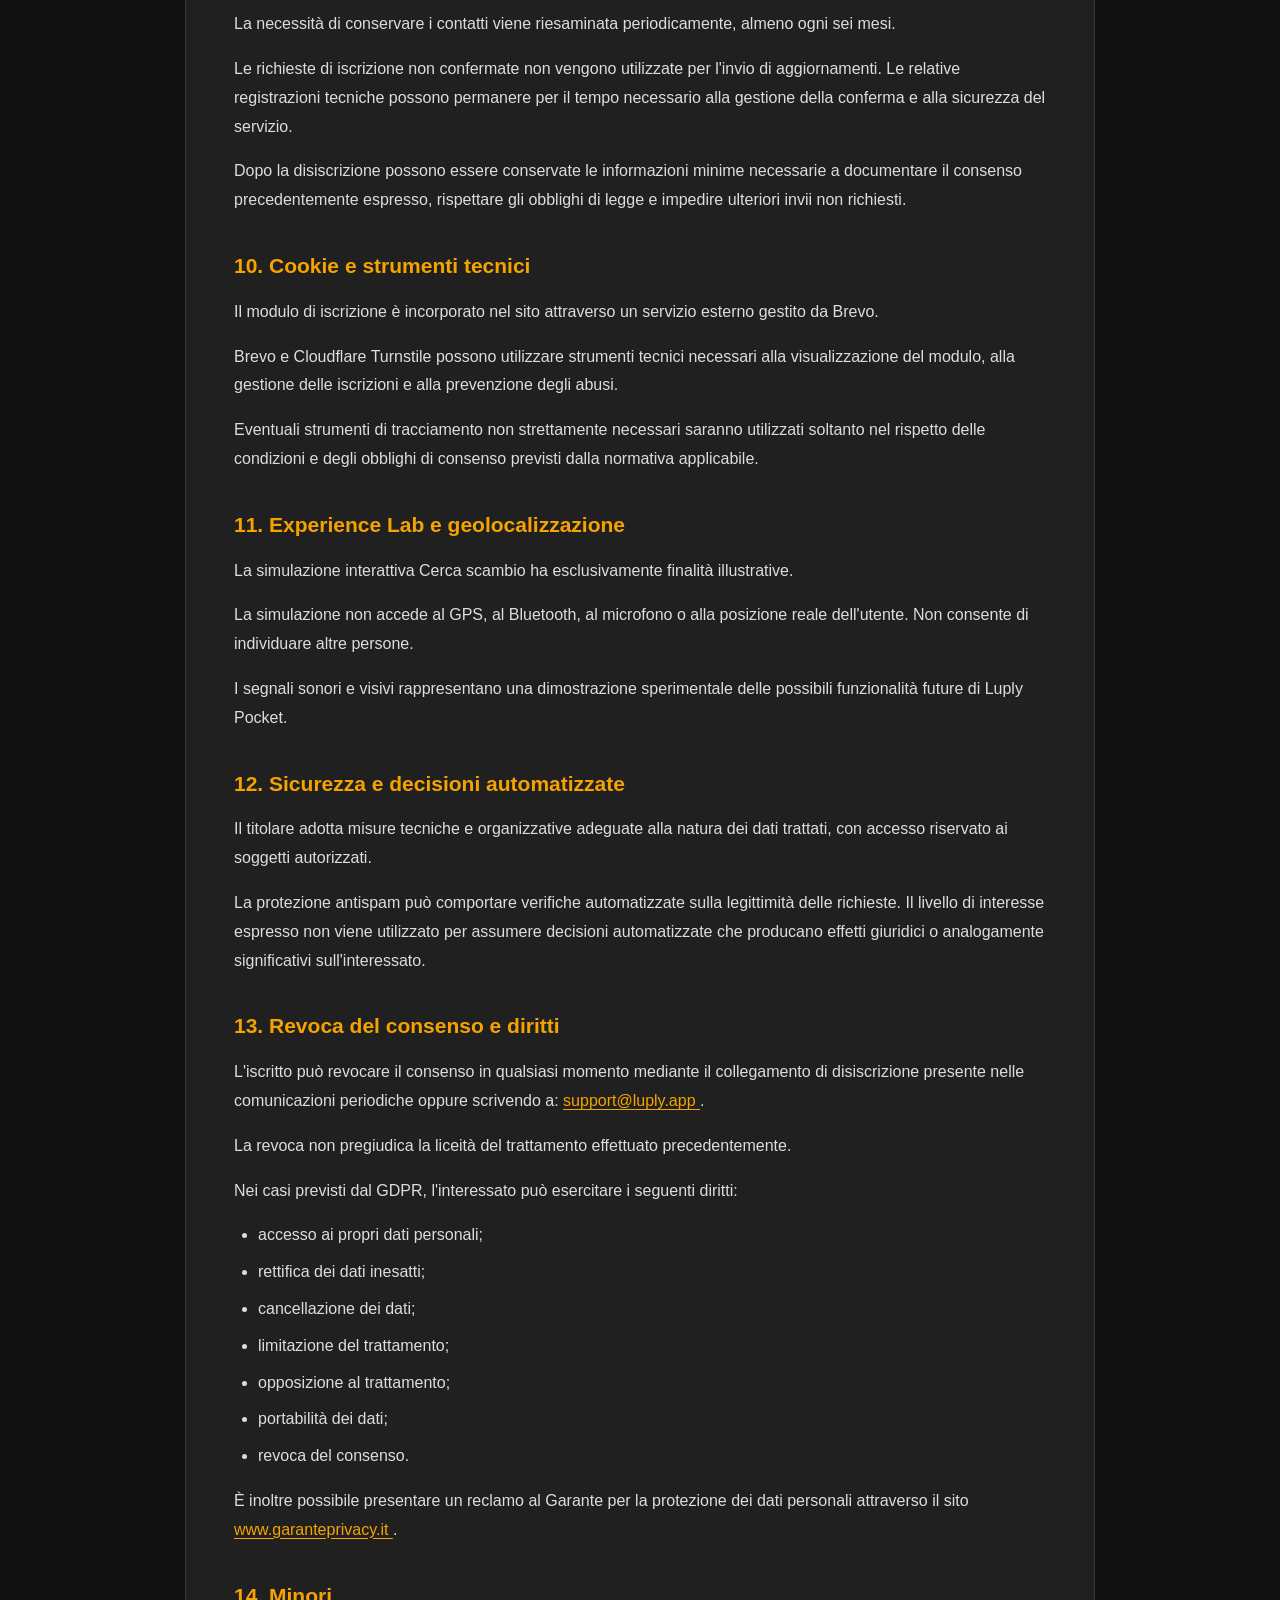
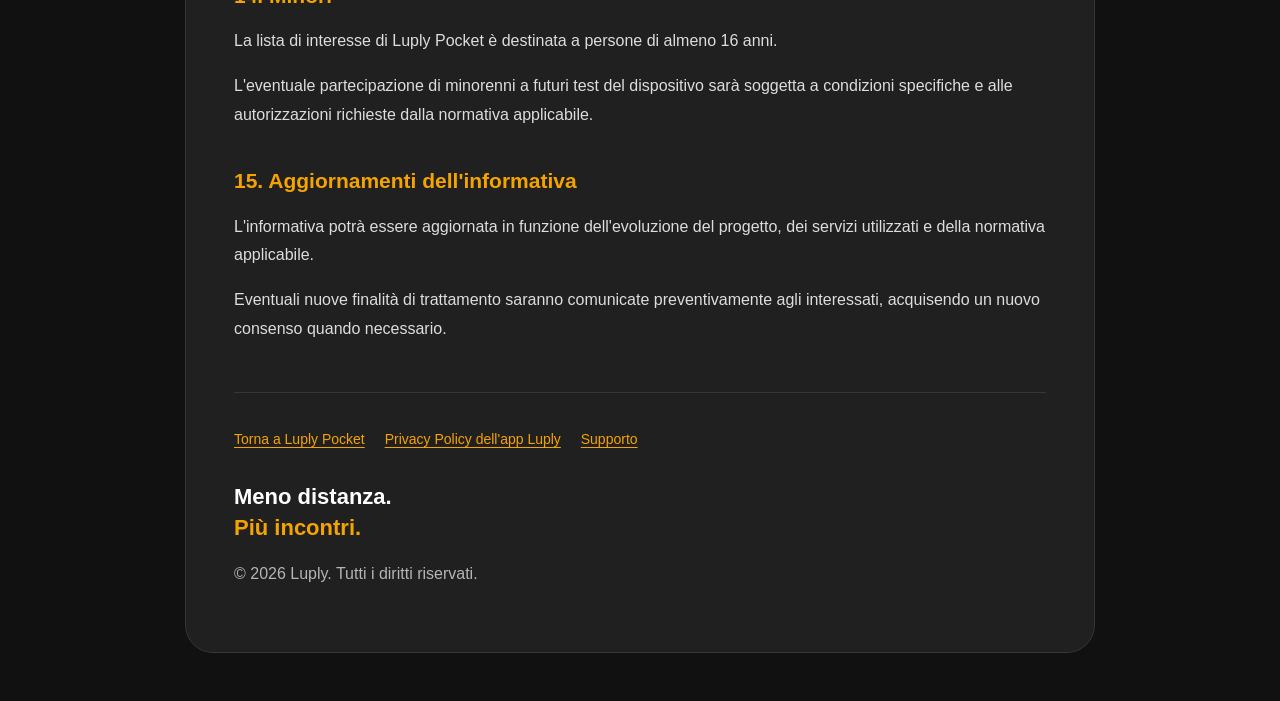
<file: pocket/privacy.html>
<!DOCTYPE html>
<html lang="it">
<head>
  <meta charset="UTF-8">
  <meta name="viewport" content="width=device-width, initial-scale=1.0">

  <title>Luply Pocket — Informativa Privacy</title>

  <style>

    * {
      box-sizing: border-box;
    }

    body {
      margin: 0;
      font-family: -apple-system, BlinkMacSystemFont,
                   "Segoe UI", Arial, sans-serif;
      background: #111111;
      color: #DDDDDD;
      line-height: 1.8;
    }

    .container {
      max-width: 950px;
      margin: 0 auto;
      padding: 48px 20px;
    }

    .card {
      background: #202020;
      border: 1px solid #363636;
      border-radius: 28px;
      padding: 48px;
    }

    .logo {
      width: 140px;
      height: auto;
      display: block;
      margin-bottom: 32px;
    }

    .eyebrow {
      color: #F4A300;
      font-size: 11px;
      font-weight: 700;
      letter-spacing: 3px;
    }

    h1 {
      font-size: clamp(32px, 5vw, 48px);
      line-height: 1.2;
      color: #FFFFFF;
      margin: 18px 0 12px;
      letter-spacing: -1.5px;
    }

    h1 span {
      color: #F4A300;
    }

    h2 {
      margin-top: 36px;
      color: #F4A300;
      font-size: 21px;
      line-height: 1.4;
    }

    p, li {
      font-size: 16px;
    }

    li {
      margin-bottom: 8px;
    }

    ul {
      padding-left: 24px;
    }

    .updated {
      color: #B5B5B5;
      font-size: 13px;
      margin-bottom: 30px;
    }

    .highlight {
      background: #171717;
      border-left: 4px solid #F4A300;
      padding: 20px;
      border-radius: 12px;
      margin: 28px 0;
    }

    a {
      color: #F4A300;
      overflow-wrap: anywhere;
      text-underline-offset: 3px;
    }

    a:hover {
      color: #FFB936;
    }

    a:focus-visible {
      outline: 2px solid #F4A300;
      outline-offset: 4px;
    }

    .footer {
      margin-top: 48px;
      padding-top: 28px;
      border-top: 1px solid #363636;
      color: #B5B5B5;
      font-size: 14px;
    }

    .footer a {
      display: inline-block;
      margin: 6px 16px 6px 0;
    }

    .payoff {
      margin-top: 24px;
      font-size: 22px;
      line-height: 1.4;
      color: #FFFFFF;
      font-weight: 700;
    }

    .payoff span {
      color: #F4A300;
    }

    @media (max-width: 600px) {

      .container {
        padding: 20px 12px;
      }

      .card {
        padding: 26px 20px;
        border-radius: 20px;
      }

      h2 {
        font-size: 19px;
      }

    }

  </style>

</head>

<body>

  <main class="container">

    <article class="card">

      <a href="./index.html">
        <img src="images/logo_luply.png"
             alt="Luply"
             class="logo">
      </a>

      <div class="eyebrow">HARDWARE CONCEPT 001</div>

      <h1>Privacy <span>Policy.</span></h1>

      <p class="updated">
        Luply Pocket — Ultimo aggiornamento: 26 novembre 2026
      </p>

      <div class="highlight">
        La presente informativa descrive il trattamento
        dei dati personali connesso alla pagina Luply Pocket
        e alla relativa lista di interesse, ai sensi
        dell'articolo 13 del Regolamento UE 2016/679 (GDPR).
        Non sostituisce l'informativa privacy dell'app Luply.
      </div>


      <h2>1. Titolare del trattamento</h2>

      <p>
        Il titolare del trattamento è Antonio Lombardo,
        titolare del progetto Luply.
      </p>

      <p>
        Per informazioni o richieste relative alla protezione
        dei dati personali puoi scrivere a:
        <a href="mailto:support@luply.app">
          support@luply.app
        </a>.
      </p>


      <h2>2. Natura del progetto</h2>

      <p>
        Luply Pocket è un concept hardware sperimentale.
        Non è attualmente un prodotto disponibile in commercio.
      </p>

      <p>
        La lista di interesse ha lo scopo di raccogliere
        manifestazioni di interesse e consentire agli iscritti
        di seguire l'evoluzione del progetto.
      </p>

      <p>
        L'iscrizione non costituisce un ordine,
        una prenotazione commerciale o un impegno di acquisto.
      </p>


      <h2>3. Dati personali raccolti</h2>

      <p>Attraverso il modulo possono essere raccolti:</p>

      <ul>
        <li>indirizzo email;</li>
        <li>livello di interesse verso Luply Pocket;</li>
        <li>
          eventuale disponibilità a partecipare
          a futuri test del dispositivo;
        </li>
        <li>
          informazioni relative al consenso espresso,
          alla richiesta di iscrizione e alla sua conferma;
        </li>
        <li>
          informazioni tecniche ed eventi relativi
          all'invio e alla consegna delle comunicazioni.
        </li>
      </ul>

      <p>
        Durante la navigazione possono inoltre essere trattati
        indirizzo IP, informazioni sul browser e altri dati
        tecnici necessari al funzionamento e alla sicurezza
        del sito e del modulo.
      </p>


      <h2>4. Finalità e basi giuridiche</h2>

      <p>
        I dati personali sono trattati per le seguenti finalità:
      </p>

      <ul>

        <li>
          <strong>Gestione della lista di interesse:</strong>
          ricezione e conferma delle adesioni, invio di
          aggiornamenti sul progetto e gestione delle
          preferenze espresse.
          Base giuridica: consenso dell'interessato,
          articolo 6, paragrafo 1, lettera a), GDPR.
        </li>

        <li>
          <strong>Valutazione dell'interesse:</strong>
          analisi delle risposte fornite per comprendere
          la domanda potenziale e orientare le decisioni
          relative allo sviluppo del prodotto.
          Base giuridica: consenso dell'interessato.
          I risultati potranno essere utilizzati in forma
          aggregata e anonima.
        </li>

        <li>
          <strong>Eventuali test futuri:</strong>
          individuazione e contatto delle persone
          che hanno manifestato volontariamente
          la propria disponibilità.
          Base giuridica: consenso facoltativo.
        </li>

        <li>
          <strong>Sicurezza e prevenzione degli abusi:</strong>
          protezione del sito e del modulo da spam,
          iscrizioni automatiche e attività fraudolente.
          Base giuridica: legittimo interesse del titolare
          alla protezione del servizio,
          articolo 6, paragrafo 1, lettera f), GDPR.
        </li>

        <li>
          <strong>Obblighi normativi:</strong>
          adempimento degli obblighi di legge applicabili,
          articolo 6, paragrafo 1, lettera c), GDPR.
        </li>

      </ul>


      <h2>5. Natura facoltativa del conferimento</h2>

      <p>
        L'iscrizione alla lista di interesse è volontaria.
        L'indirizzo email, il livello di interesse
        e il consenso alle comunicazioni sono necessari
        per completare l'iscrizione.
      </p>

      <p>
        La disponibilità a partecipare a futuri test
        è facoltativa.
      </p>

      <p>
        Il mancato conferimento dei dati richiesti
        impedisce l'iscrizione alla lista, ma non
        limita la possibilità di consultare il sito,
        utilizzare la simulazione o utilizzare l'app Luply.
      </p>


      <h2>6. Conferma dell'iscrizione</h2>

      <p>
        La lista utilizza un sistema di doppia conferma
        dell'iscrizione, denominato double opt-in.
      </p>

      <p>
        Dopo la compilazione del modulo viene inviata
        un'email contenente un collegamento di conferma.
        L'indirizzo viene aggiunto alla lista degli iscritti
        soltanto dopo la conferma.
      </p>

      <p>
        Le informazioni relative alla richiesta,
        all'invio dell'email e alla conferma possono
        essere registrate per documentare il consenso.
      </p>


      <h2>7. Fornitori e destinatari dei dati</h2>

      <p>
        Per il funzionamento del sito e della lista
        di interesse vengono utilizzati servizi esterni:
      </p>

      <ul>

        <li>
          <strong>Brevo:</strong>
          gestione del modulo, conservazione dei contatti,
          registrazione delle adesioni e invio delle email.
          Brevo tratta i dati per conto del titolare
          e può effettuare ulteriori trattamenti connessi
          alla sicurezza della propria piattaforma.
          <a href="https://help.brevo.com/hc/it/articles/360001258744-In-che-modo-Brevo-%C3%A8-conforme-al-GDPR">
            Informazioni sulla protezione dei dati in Brevo.
          </a>
        </li>

        <li>
          <strong>Cloudflare Turnstile:</strong>
          protezione del modulo da bot e attività automatiche.
          Il servizio può elaborare segnali tecnici quali
          indirizzo IP, caratteristiche del browser
          e della connessione.
          Cloudflare opera per conto del titolare
          nella protezione del modulo e come titolare autonomo
          per il miglioramento dei propri sistemi antispam.
          <a href="https://www.cloudflare.com/turnstile-privacy-policy/">
            Informativa privacy Turnstile.
          </a>
        </li>

        <li>
          <strong>GitHub Pages:</strong>
          hosting del sito web, con possibile registrazione
          di informazioni tecniche di accesso per finalità
          di sicurezza.
          <a href="https://docs.github.com/en/site-policy/privacy-policies/github-general-privacy-statement">
            Informativa privacy GitHub.
          </a>
        </li>

        <li>
          <strong>Zoho Mail:</strong>
          gestione delle richieste di assistenza e
          delle comunicazioni con il titolare.
          <a href="https://www.zoho.com/privacy.html">
            Informativa privacy Zoho.
          </a>
        </li>

      </ul>

      <p>
        I dati possono inoltre essere comunicati
        alle autorità competenti quando richiesto
        dalla normativa applicabile.
      </p>

      <p>
        Luply non vende i dati personali raccolti
        attraverso la lista di interesse.
      </p>


      <h2>8. Trasferimenti internazionali</h2>

      <p>
        Alcuni fornitori possono trattare dati personali
        al di fuori dello Spazio Economico Europeo.
      </p>

      <p>
        Per tali trasferimenti devono essere adottate
        le garanzie previste dal Capo V del GDPR,
        comprese, quando applicabili, decisioni
        di adeguatezza o clausole contrattuali standard.
      </p>

      <p>
        Per ulteriori informazioni sulle garanzie applicabili
        e per richiederne copia è possibile contattare
        il titolare all'indirizzo support@luply.app.
      </p>


      <h2>9. Conservazione dei dati</h2>

      <p>
        I dati degli iscritti vengono conservati
        per il periodo necessario a gestire la lista
        di interesse e inviare aggiornamenti sul progetto,
        fino alla revoca del consenso o al venir meno
        delle finalità per cui sono stati raccolti.
      </p>

      <p>
        La necessità di conservare i contatti viene
        riesaminata periodicamente, almeno ogni sei mesi.
      </p>

      <p>
        Le richieste di iscrizione non confermate
        non vengono utilizzate per l'invio di aggiornamenti.
        Le relative registrazioni tecniche possono
        permanere per il tempo necessario alla gestione
        della conferma e alla sicurezza del servizio.
      </p>

      <p>
        Dopo la disiscrizione possono essere conservate
        le informazioni minime necessarie a documentare
        il consenso precedentemente espresso,
        rispettare gli obblighi di legge e impedire
        ulteriori invii non richiesti.
      </p>


      <h2>10. Cookie e strumenti tecnici</h2>

      <p>
        Il modulo di iscrizione è incorporato nel sito
        attraverso un servizio esterno gestito da Brevo.
      </p>

      <p>
        Brevo e Cloudflare Turnstile possono utilizzare
        strumenti tecnici necessari alla visualizzazione
        del modulo, alla gestione delle iscrizioni
        e alla prevenzione degli abusi.
      </p>

      <p>
        Eventuali strumenti di tracciamento non strettamente
        necessari saranno utilizzati soltanto nel rispetto
        delle condizioni e degli obblighi di consenso
        previsti dalla normativa applicabile.
      </p>


      <h2>11. Experience Lab e geolocalizzazione</h2>

      <p>
        La simulazione interattiva Cerca scambio
        ha esclusivamente finalità illustrative.
      </p>

      <p>
        La simulazione non accede al GPS, al Bluetooth,
        al microfono o alla posizione reale dell'utente.
        Non consente di individuare altre persone.
      </p>

      <p>
        I segnali sonori e visivi rappresentano
        una dimostrazione sperimentale delle possibili
        funzionalità future di Luply Pocket.
      </p>


      <h2>12. Sicurezza e decisioni automatizzate</h2>

      <p>
        Il titolare adotta misure tecniche e organizzative
        adeguate alla natura dei dati trattati,
        con accesso riservato ai soggetti autorizzati.
      </p>

      <p>
        La protezione antispam può comportare verifiche
        automatizzate sulla legittimità delle richieste.
        Il livello di interesse espresso non viene utilizzato
        per assumere decisioni automatizzate che producano
        effetti giuridici o analogamente significativi
        sull'interessato.
      </p>


      <h2>13. Revoca del consenso e diritti</h2>

      <p>
        L'iscritto può revocare il consenso
        in qualsiasi momento mediante il collegamento
        di disiscrizione presente nelle comunicazioni
        periodiche oppure scrivendo a:
        <a href="mailto:support@luply.app">
          support@luply.app
        </a>.
      </p>

      <p>
        La revoca non pregiudica la liceità
        del trattamento effettuato precedentemente.
      </p>

      <p>
        Nei casi previsti dal GDPR, l'interessato può
        esercitare i seguenti diritti:
      </p>

      <ul>
        <li>accesso ai propri dati personali;</li>
        <li>rettifica dei dati inesatti;</li>
        <li>cancellazione dei dati;</li>
        <li>limitazione del trattamento;</li>
        <li>opposizione al trattamento;</li>
        <li>portabilità dei dati;</li>
        <li>revoca del consenso.</li>
      </ul>

      <p>
        È inoltre possibile presentare un reclamo
        al Garante per la protezione dei dati personali
        attraverso il sito
        <a href="https://www.garanteprivacy.it/">
          www.garanteprivacy.it
        </a>.
      </p>


      <h2>14. Minori</h2>

      <p>
        La lista di interesse di Luply Pocket è destinata
        a persone di almeno 16 anni.
      </p>

      <p>
        L'eventuale partecipazione di minorenni
        a futuri test del dispositivo sarà soggetta
        a condizioni specifiche e alle autorizzazioni
        richieste dalla normativa applicabile.
      </p>


      <h2>15. Aggiornamenti dell'informativa</h2>

      <p>
        L'informativa potrà essere aggiornata
        in funzione dell'evoluzione del progetto,
        dei servizi utilizzati e della normativa applicabile.
      </p>

      <p>
        Eventuali nuove finalità di trattamento saranno
        comunicate preventivamente agli interessati,
        acquisendo un nuovo consenso quando necessario.
      </p>


      <footer class="footer">

        <a href="./index.html">Torna a Luply Pocket</a>

        <a href="../privacy.html">
          Privacy Policy dell'app Luply
        </a>

        <a href="mailto:support@luply.app">Supporto</a>

        <div class="payoff">
          Meno distanza.<br>
          <span>Più incontri.</span>
        </div>

        <p>
          © 2026 Luply. Tutti i diritti riservati.
        </p>

      </footer>

    </article>

  </main>

</body>
</html>
</file>
<file: radar.css>
/* ========================================
   LUPLY RADAR — EXPERIENCE
======================================== */

.luply-radar {
  padding: 64px 22px;
}

.radar-card {
  max-width: 1200px;
  margin: 0 auto;
  padding: 56px;
  border-radius: 38px;
  overflow: hidden;
  color: #FFFFFF;
  background:
    radial-gradient(
      ellipse at 75% 45%,
      rgba(244, 163, 0, 0.13),
      transparent 55%
    ),
    #111111;
  box-shadow: 0 28px 80px rgba(0, 0, 0, 0.18);
}

.radar-layout {
  display: grid;
  grid-template-columns: 1fr 1fr;
  align-items: center;
  gap: 48px;
}

.radar-eyebrow {
  display: block;
  margin-bottom: 20px;
  color: #F4A300;
  font-size: 11px;
  font-weight: 800;
  letter-spacing: 3px;
}

.radar-content h2 {
  margin: 0 0 24px;
  font-size: clamp(32px, 4.5vw, 58px);
  line-height: 1.08;
  letter-spacing: -1.5px;
  font-weight: 900;
}

.radar-content h2 span {
  color: #F4A300;
}

.radar-description {
  color: #CCCCCC;
  font-size: 18px;
  line-height: 1.7;
  margin-bottom: 30px;
}

/* VISUALIZZAZIONE RADAR */

.radar-display {
  width: 100%;
  max-width: 480px;
  margin: 0 auto;
}

.radar-display svg {
  display: block;
  width: 100%;
  height: auto;
  overflow: visible;
}

.radar-ring {
  fill: none;
  stroke: #54452D;
  stroke-width: 1;
  stroke-dasharray: 3 6;
}

.radar-axis {
  stroke: #3D3528;
  stroke-width: 0.8;
}

.radar-range {
  stroke: #F4A300;
  stroke-width: 1.5;
  transform-origin: 50% 50%;
  transform-box: view-box;
  transform: scale(var(--radar-scale, 0.3));
  transition: transform 0.45s ease;
}

.radar-object {
  opacity: 0.15;
  transition: opacity 0.4s ease;
}

.radar-object.is-active {
  opacity: 1;
}

.radar-object circle {
  fill: #24211B;
  stroke: #645233;
  stroke-width: 1;
}

.radar-object.is-active circle {
  stroke: #F4A300;
}

.radar-object text {
  font-size: 17px;
  text-anchor: middle;
  dominant-baseline: central;
}

.radar-center {
  fill: #F4A300;
  filter: drop-shadow(0 0 10px #F4A300);
}

.radar-pulse {
  fill: none;
  stroke: #F4A300;
  stroke-width: 1.5;
  transform-origin: 50% 50%;
  transform-box: view-box;
  opacity: 0;
}

@keyframes luplyRadarPulse {
  0% {
    transform: scale(0.1);
    opacity: 0.7;
  }

  100% {
    transform: scale(1);
    opacity: 0;
  }
}

.radar-pulse.is-pulsing {
  animation: luplyRadarPulse 1.6s ease-out;
}

/* CONTROLLI E CONTATORI */

.radar-stats {
  display: grid;
  grid-template-columns: 1fr 1fr;
  gap: 12px;
  margin-bottom: 26px;
}

.radar-stat {
  padding: 18px;
  border: 1px solid #38332B;
  border-radius: 20px;
  background: rgba(255, 255, 255, 0.035);
}

.radar-stat small {
  display: block;
  color: #BBBBBB;
  font-size: 13px;
  line-height: 1.5;
}

.radar-stat strong {
  display: block;
  margin-top: 6px;
  color: #F4A300;
  font-size: clamp(26px, 4vw, 38px);
  font-weight: 900;
  font-variant-numeric: tabular-nums;
}

.radar-controls label {
  display: block;
  margin-bottom: 14px;
  color: #FFFFFF;
  font-size: 15px;
  font-weight: 700;
}

.radar-slider {
  display: block;
  width: 100%;
  height: 28px;
  margin: 0;
  accent-color: #F4A300;
  cursor: pointer;
}

.radar-slider:focus-visible {
  outline: 2px solid #F4A300;
  outline-offset: 6px;
  border-radius: 8px;
}

.radar-scale-labels {
  display: flex;
  justify-content: space-between;
  margin-top: 8px;
  color: #BBBBBB;
  font-size: 12px;
}

.radar-note {
  margin: 28px 0 0;
  color: #AAAAAA;
  font-size: 13px;
  line-height: 1.6;
}

/* VERSIONE MOBILE */

@media (max-width: 800px) {

  .luply-radar {
    padding: 42px 16px;
  }

  .radar-card {
    padding: 36px 22px;
    border-radius: 28px;
  }

  .radar-layout {
    grid-template-columns: 1fr;
    gap: 28px;
  }

  .radar-content {
    text-align: center;
  }

  .radar-display {
    max-width: 360px;
  }

  .radar-stat {
    padding: 14px 10px;
  }

}

@media (prefers-reduced-motion: reduce) {

  .radar-pulse {
    animation: none !important;
  }

  .radar-object,
  .radar-range {
    transition: none;
  }

}
</file>
<file: pocket/style.css>
/* ========================================
   LUPLY POCKET — DESIGN SYSTEM
   Hardware Concept 001
======================================== */

:root {
  --amber: #F4A300;
  --orange: #FF7A00;
  --black: #111111;
  --dark: #181818;
  --cream: #F6F1E8;
  --white: #FFFFFF;
  --muted: #B5B5B5;
}

* {
  box-sizing: border-box;
}

html {
  scroll-behavior: smooth;
  scroll-padding-top: 110px;
}

body {
  margin: 0;
  background: var(--black);
  color: var(--white);
  font-family: -apple-system, BlinkMacSystemFont,
    "Segoe UI", Roboto, Arial, sans-serif;
  -webkit-font-smoothing: antialiased;
}

a {
  color: inherit;
  text-decoration: none;
}

img {
  display: block;
  max-width: 100%;
  height: auto;
}

button,
input {
  font: inherit;
}

a:focus-visible,
button:focus-visible,
input:focus-visible,
summary:focus-visible {
  outline: 3px solid var(--orange);
  outline-offset: 5px;
}

h1, h2, h3, p {
  margin-top: 0;
}

h2 {
  font-size: clamp(36px, 5vw, 72px);
  line-height: 1.06;
  letter-spacing: -0.035em;
  margin-bottom: 24px;
}

h2 span {
  color: var(--amber);
}

p {
  font-size: 18px;
  line-height: 1.65;
}

section {
  padding: 100px max(24px, 6vw);
}

.eyebrow {
  display: inline-block;
  color: var(--amber);
  font-size: 12px;
  font-weight: 800;
  letter-spacing: 3px;
  line-height: 1.5;
  margin-bottom: 24px;
}

.concept-note {
  font-size: 13px;
  line-height: 1.6;
  color: var(--muted);
}

.section-heading {
  max-width: 850px;
  margin: 0 auto 55px;
  text-align: center;
}

.section-heading p {
  max-width: 640px;
  margin: 0 auto;
  color: inherit;
  opacity: .8;
}


/* ========================================
   NAVIGAZIONE
======================================== */

.navigation {
  position: sticky;
  top: 0;
  z-index: 100;
  background: rgba(17, 17, 17, .94);
  backdrop-filter: blur(18px);
  -webkit-backdrop-filter: blur(18px);
  border-bottom: 1px solid rgba(255,255,255,.08);
}

.nav-inner {
  max-width: 1440px;
  min-height: 76px;
  margin: auto;
  padding: 16px 5%;
  display: flex;
  align-items: center;
  justify-content: space-between;
  gap: 20px;
}

.brand img {
  width: 110px;
}

.nav-links {
  display: flex;
  align-items: center;
  gap: 28px;
}

.nav-links a {
  font-size: 14px;
  font-weight: 600;
  color: #ddd;
  transition: color .2s ease;
}

.nav-links a:hover {
  color: var(--amber);
}

.nav-links .nav-cta {
  background: var(--amber);
  color: #111;
  padding: 12px 20px;
  border-radius: 999px;
  font-weight: 750;
}

.nav-links .nav-cta:hover {
  background: var(--orange);
  color: #111;
}


/* ========================================
   HERO
======================================== */

.hero {
  position: relative;
  min-height: 680px;
  min-height: max(680px, calc(90vh - 76px));
  display: flex;
  align-items: center;
  isolation: isolate;
  overflow: hidden;
  padding: 80px 7%;
  background: #100d0b;
}

.hero-visual {
  position: absolute;
  inset: 0;
  z-index: -2;
}

.hero-visual img {
  width: 100%;
  height: 100%;
  object-fit: cover;
  object-position: center right;
}

.hero::after {
  content: "";
  position: absolute;
  inset: 0;
  z-index: -1;
  background: linear-gradient(
    90deg,
    rgba(13,11,10,.98) 0%,
    rgba(13,11,10,.84) 30%,
    rgba(13,11,10,.25) 55%,
    transparent 78%
  );
  pointer-events: none;
}

.hero-content {
  width: 48%;
  max-width: 650px;
}

.hero h1 {
  font-size: clamp(48px, 6vw, 96px);
  line-height: .98;
  letter-spacing: -.055em;
  margin-bottom: 28px;
  font-weight: 800;
}

.hero h1 span {
  color: var(--amber);
}

.hero h2 {
  font-size: clamp(29px, 3.2vw, 48px);
  margin-bottom: 24px;
}

.hero-content > p:not(.concept-note) {
  max-width: 470px;
  color: #ccc;
  font-size: 19px;
}

.primary-button,
.secondary-button {
  display: inline-flex;
  align-items: center;
  justify-content: center;
  min-height: 52px;
  padding: 14px 24px;
  border-radius: 999px;
  font-size: 15px;
  font-weight: 750;
  margin: 10px 8px 8px 0;
  transition: background .2s ease,
    transform .2s ease;
}

.primary-button {
  background: var(--amber);
  color: #111;
}

.primary-button:hover {
  background: var(--orange);
  transform: translateY(-2px);
}

.secondary-button {
  border: 1px solid rgba(255,255,255,.25);
  color: white;
}

.secondary-button:hover {
  background: rgba(255,255,255,.08);
}

.hero .concept-note {
  margin-top: 20px;
  max-width: 450px;
}


/* ========================================
   MANIFESTO
======================================== */

.manifesto {
  max-width: 1100px;
  margin: auto;
  text-align: center;
  padding-top: 130px;
  padding-bottom: 130px;
}

.manifesto h2 {
  font-size: clamp(48px, 7vw, 100px);
}

.manifesto p {
  max-width: 760px;
  margin: 24px auto;
  color: #bbb;
  font-size: clamp(18px, 2vw, 23px);
}

.manifesto p:last-child {
  color: white;
  font-weight: 600;
}


/* ========================================
   DESIGN INDUSTRIALE
======================================== */

.design {
  background: var(--cream);
  color: #222;
}

.design .eyebrow,
.portability .eyebrow,
.colors .eyebrow {
  color: #A95A00;
}

.design h2 span,
.portability h2 span,
.colors h2 span {
  color: #C76A00;
}

.wide-image {
  width: 100%;
  max-width: 1200px;
  margin: 0 auto 36px;
  border-radius: 28px;
}

.design-grid,
.experience-grid {
  display: grid;
  grid-template-columns: repeat(3, minmax(0, 1fr));
  gap: 24px;
  max-width: 1200px;
  margin: auto;
}

.design-card,
.experience-card {
  overflow: hidden;
  border-radius: 24px;
}

.design-card {
  background: #fff;
}

.design-card img {
  width: 100%;
  aspect-ratio: 4 / 3;
  object-fit: cover;
}

.design-card h3,
.experience-card h3 {
  font-size: 25px;
  line-height: 1.15;
  margin: 28px 24px 12px;
}

.design-card p,
.experience-card p {
  font-size: 16px;
  margin: 0 24px 28px;
}

.design-card p {
  color: #666;
}


/* ========================================
   PORTABILITÀ
======================================== */

.portability {
  background: #EDE5D8;
  color: #222;
}

.lifestyle-grid {
  max-width: 1200px;
  margin: auto;
  display: grid;
  grid-template-columns: repeat(2, minmax(0, 1fr));
  gap: 24px;
}

.lifestyle-grid img {
  width: 100%;
  aspect-ratio: 4 / 5;
  object-fit: cover;
  border-radius: 28px;
}


/* ========================================
   ESPERIENZA LUPLY
======================================== */

.experience {
  background: #141414;
}

.experience-card {
  background: #222;
  border: 1px solid rgba(255,255,255,.07);
}

.experience-card img {
  width: 100%;
  aspect-ratio: 4 / 5;
  object-fit: cover;
}

.experience-card h3 {
  color: var(--amber);
  font-size: 32px;
}

.experience-card p {
  color: #bbb;
}


/* ========================================
   CERCA SCAMBIO
======================================== */

.search-section {
  display: grid;
  grid-template-columns: minmax(0, 1fr) minmax(0, 1fr);
  align-items: center;
  gap: 60px;
  background: radial-gradient(
    ellipse at 80% 45%,
    #442208,
    #15110e 55%,
    #111 90%
  );
}

.search-content {
  max-width: 620px;
}

.search-content p {
  color: #ccc;
}

.search-content h3 {
  font-size: clamp(26px, 3vw, 42px);
  line-height: 1.2;
  color: var(--amber);
  margin: 35px 0;
}

.search-section > img {
  width: 100%;
  max-width: 680px;
  margin: auto;
  border-radius: 28px;
}


/* ========================================
   EXPERIENCE LAB
======================================== */

.experience-lab {
  background: #0c0c0c;
  text-align: center;
}

.experience-lab > p {
  max-width: 680px;
  margin: 20px auto;
  color: #aaa;
}

#proximity-demo {
  max-width: 480px;
  padding: 40px;
  margin: 45px auto 25px;
  background: #171717;
  border: 1px solid #333;
  border-radius: 32px;
}

.radar {
  position: relative;
  width: 240px;
  max-width: 100%;
  aspect-ratio: 1;
  margin: 0 auto 25px;
}

.radar-ring {
  position: absolute;
  top: 50%;
  left: 50%;
  transform: translate(-50%, -50%);
  border: 1px solid var(--amber);
  border-radius: 50%;
}

.ring-one {
  width: 35%;
  height: 35%;
  opacity: .9;
}

.ring-two {
  width: 65%;
  height: 65%;
  opacity: .5;
}

.ring-three {
  width: 95%;
  height: 95%;
  opacity: .25;
}

.radar-core {
  position: absolute;
  top: 50%;
  left: 50%;
  transform: translate(-50%, -50%);
  width: 22px;
  height: 22px;
  background: var(--amber);
  border-radius: 50%;
  box-shadow: 0 0 35px var(--orange);
}

#proximity-demo h3 {
  font-size: 23px;
}

#proximity-demo label {
  display: block;
  margin: 25px 0 12px;
  color: #ccc;
}

#proximity-slider {
  width: 100%;
  accent-color: var(--amber);
}

#proximity-demo button {
  display: block;
  width: 100%;
  padding: 15px 20px;
  border: 0;
  border-radius: 999px;
  background: var(--amber);
  color: #111;
  font-weight: 700;
  cursor: pointer;
}

#stop-demo {
  margin-top: 20px;
}

button:disabled,
#proximity-demo button:disabled {
  opacity: .45;
  cursor: not-allowed;
}


/* ========================================
   INCONTRO E SCAMBIO
======================================== */

.connection {
  background: #17130f;
  text-align: center;
}

.connection > img {
  width: 100%;
  max-width: 1000px;
  margin: 30px auto;
  border-radius: 28px;
}

.connection > img:last-of-type {
  max-width: 560px;
}

.connection > p {
  font-size: clamp(22px, 3vw, 35px);
  margin: 45px auto;
  font-weight: 600;
}

.connection > h3 {
  font-size: clamp(24px, 3vw, 42px);
  color: var(--amber);
  margin-bottom: 0;
}


/* ========================================
   COLORAZIONI
======================================== */

.colors {
  background: var(--cream);
  color: #222;
  text-align: center;
}

.colors > img {
  width: 100%;
  max-width: 1100px;
  margin: 45px auto;
  border-radius: 28px;
}

.color-options {
  display: flex;
  justify-content: center;
  flex-wrap: wrap;
  gap: 60px;
}

.color-option h3 {
  margin: 14px 0 6px;
  font-size: 22px;
}

.color-option p {
  font-size: 14px;
  color: #666;
}

.color-dot {
  display: block;
  width: 26px;
  height: 26px;
  margin: auto;
  border-radius: 50%;
  border: 1px solid rgba(0,0,0,.1);
}

.color-dot.amber {
  background: var(--amber);
}

.color-dot.sand {
  background: #D8C0A2;
}

.color-dot.graphite {
  background: #292929;
}

.colors .concept-note {
  color: #777;
  margin-top: 30px;
}


/* ========================================
   LISTA DI INTERESSE
======================================== */

.interest {
  text-align: center;
  background: radial-gradient(
    ellipse at top,
    #392510,
    #111 70%
  );
}

.interest > p {
  max-width: 680px;
  margin: 20px auto;
  color: #bbb;
}

#interest-form {
  max-width: 600px;
  margin: 40px auto;
  padding: 36px;
  text-align: left;
  background: #202020;
  border-radius: 28px;
  border: 1px solid #363636;
}

#interest-form fieldset {
  margin: 0;
  padding: 0;
  border: 0;
  min-width: 0;
}

#interest-form legend {
  margin-bottom: 22px;
  color: var(--amber);
  font-size: 22px;
  font-weight: 700;
}

#interest-form label {
  display: block;
  margin: 18px 0;
  font-size: 15px;
  line-height: 1.5;
}

#interest-form input[type="email"] {
  width: 100%;
  padding: 17px;
  border: 1px solid #444;
  border-radius: 12px;
  background: #111;
  color: white;
  margin-bottom: 25px;
}

#interest-form input[type="radio"],
#interest-form input[type="checkbox"] {
  accent-color: var(--amber);
  margin-right: 7px;
}

#interest-form button {
  width: 100%;
  padding: 17px;
  background: var(--amber);
  border: 0;
  border-radius: 999px;
  color: #111;
  font-weight: 800;
  margin-top: 20px;
}

#interest-form > p {
  margin: 18px 0 0;
  font-size: 14px;
  color: #aaa;
  text-align: center;
}


/* ========================================
   FAQ
======================================== */

.faq-section {
  background: #181818;
}

.faq-section > h2 {
  text-align: center;
}

.faq {
  max-width: 850px;
  margin: 45px auto 0;
  display: grid;
  gap: 14px;
}

.faq details {
  padding: 24px;
  background: #242424;
  border-radius: 18px;
  border: 1px solid #333;
}

.faq summary {
  cursor: pointer;
  font-size: 18px;
  font-weight: 650;
}

.faq details[open] summary {
  color: var(--amber);
}

.faq details p {
  color: #bbb;
  font-size: 16px;
  margin: 18px 0 0;
}


/* ========================================
   FOOTER
======================================== */

footer {
  padding: 60px 24px;
  text-align: center;
  background: #090909;
  color: #999;
  border-top: 1px solid #242424;
}

footer img {
  width: 120px;
  margin: 0 auto 25px;
}

footer p {
  font-size: 14px;
  margin: 10px 0;
}

.footer-links {
  display: flex;
  justify-content: center;
  flex-wrap: wrap;
  gap: 24px;
  margin: 28px 0;
}

.footer-links a {
  font-size: 14px;
  color: #ccc;
}

.footer-links a:hover {
  color: var(--amber);
}


/* ========================================
   RESPONSIVE — TABLET
======================================== */

@media (max-width: 900px) {

  section {
    padding: 75px 24px;
  }

  .hero {
    min-height: auto;
    display: flex;
    flex-direction: column;
    padding: 65px 24px 0;
    text-align: center;
  }

  .hero-content {
    width: 100%;
    max-width: 650px;
  }

  .hero-content > p:not(.concept-note),
  .hero .concept-note {
    margin-left: auto;
    margin-right: auto;
  }

  .hero-visual {
    position: relative;
    inset: auto;
    width: calc(100% + 48px);
    z-index: 0;
    margin-top: 25px;
  }

  .hero-visual img {
    width: 100%;
    height: auto;
    object-fit: contain;
  }

  .hero::after {
    display: none;
  }

  .design-grid,
  .experience-grid {
    gap: 16px;
  }

  .search-section {
    grid-template-columns: 1fr;
    gap: 30px;
    text-align: center;
  }

  .search-content {
    margin: auto;
  }

  .manifesto {
    padding-top: 90px;
    padding-bottom: 90px;
  }
}


/* ========================================
   RESPONSIVE — SMARTPHONE
======================================== */

@media (max-width: 700px) {

  html {
    scroll-padding-top: 130px;
  }

  section {
    padding: 65px 20px;
  }

  .nav-inner {
    flex-direction: column;
    gap: 14px;
    padding: 14px 12px;
  }

  .brand img {
    width: 95px;
  }

  .nav-links {
    justify-content: center;
    flex-wrap: wrap;
    gap: 12px;
  }

  .nav-links a {
    font-size: 12px;
  }

  .nav-links .nav-cta {
    padding: 9px 13px;
  }

  .hero {
    padding: 50px 20px 0;
  }

  .hero h1 {
    font-size: clamp(42px, 10vw, 64px);
  }

  .hero h2 {
    font-size: clamp(27px, 7vw, 40px);
  }

  .hero-visual {
    width: calc(100% + 40px);
    margin-top: 15px;
  }

  .primary-button,
  .secondary-button {
    margin-right: 0;
    width: 100%;
    max-width: 360px;
  }

  .section-heading {
    margin-bottom: 35px;
  }

  .eyebrow {
    letter-spacing: 2px;
    font-size: 11px;
  }

  h2 {
    font-size: clamp(34px, 8vw, 52px);
  }

  p {
    font-size: 17px;
  }

  .design-grid,
  .experience-grid,
  .lifestyle-grid {
    grid-template-columns: 1fr;
    gap: 22px;
  }

  .wide-image,
  .lifestyle-grid img,
  .connection > img {
    border-radius: 18px;
  }

  .experience-card img {
    aspect-ratio: 4 / 5;
  }

  .color-options {
    gap: 26px;
  }

  .color-option h3 {
    font-size: 18px;
  }

  .color-option p {
    font-size: 12px;
  }

  #proximity-demo,
  #interest-form {
    padding: 24px;
    border-radius: 24px;
  }

  .faq details {
    padding: 20px;
  }
}


/* ========================================
   ACCESSIBILITÀ
======================================== */

@media (prefers-reduced-motion: reduce) {

  html {
    scroll-behavior: auto;
  }

  *,
  *::before,
  *::after {
    transition: none !important;
    animation: none !important;
  }
}
</file>
